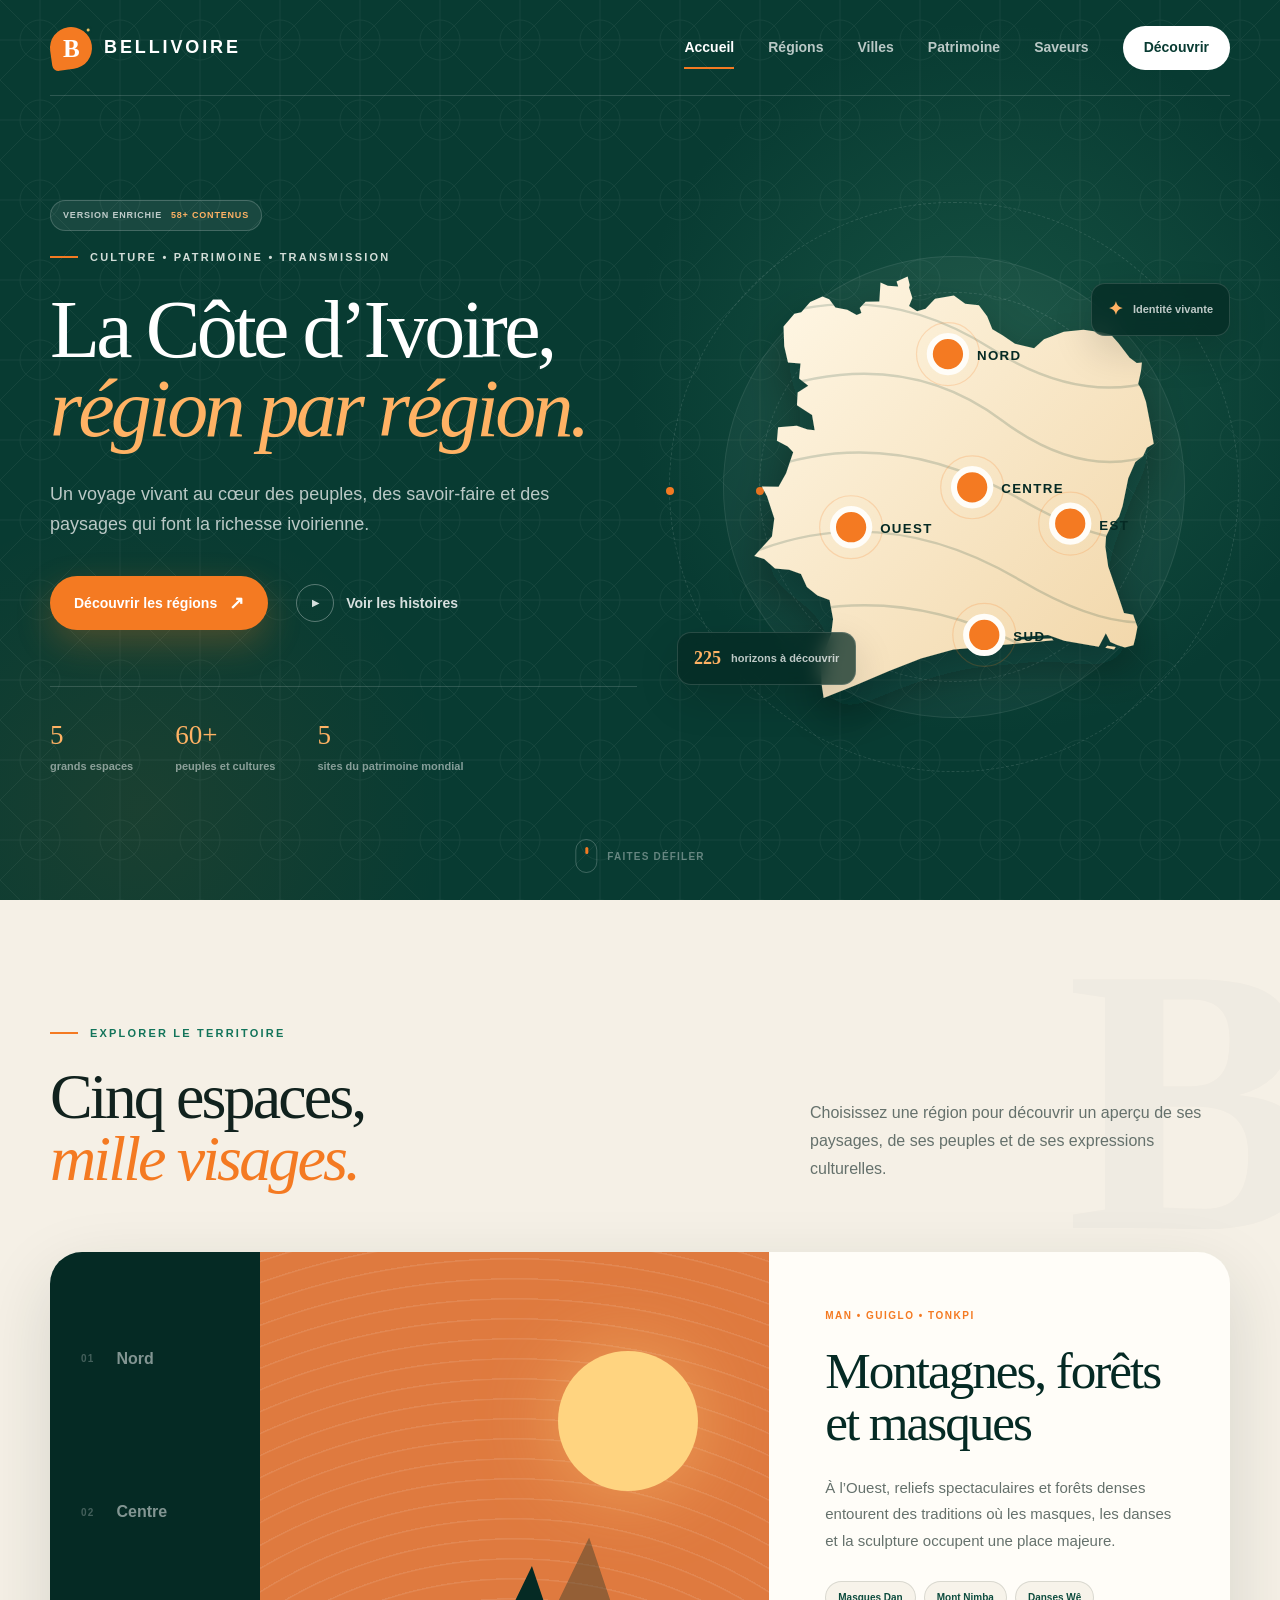
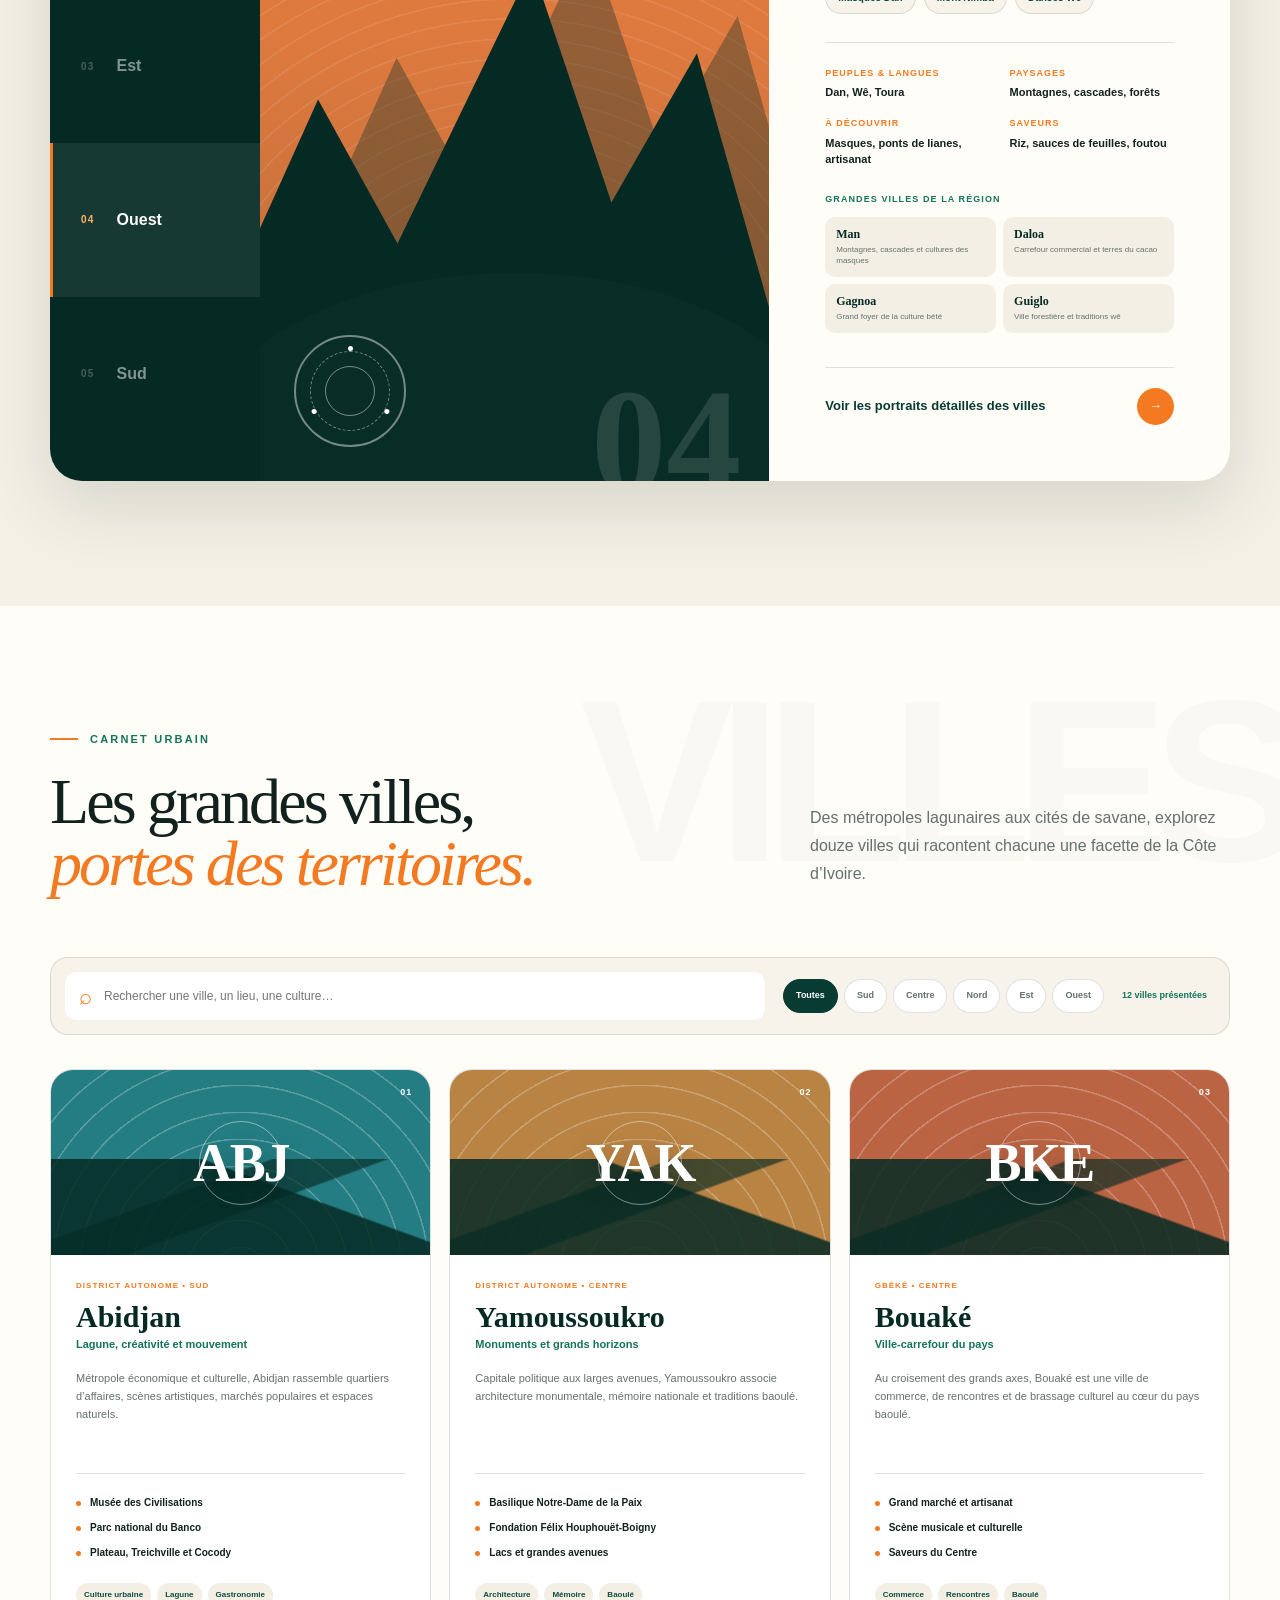
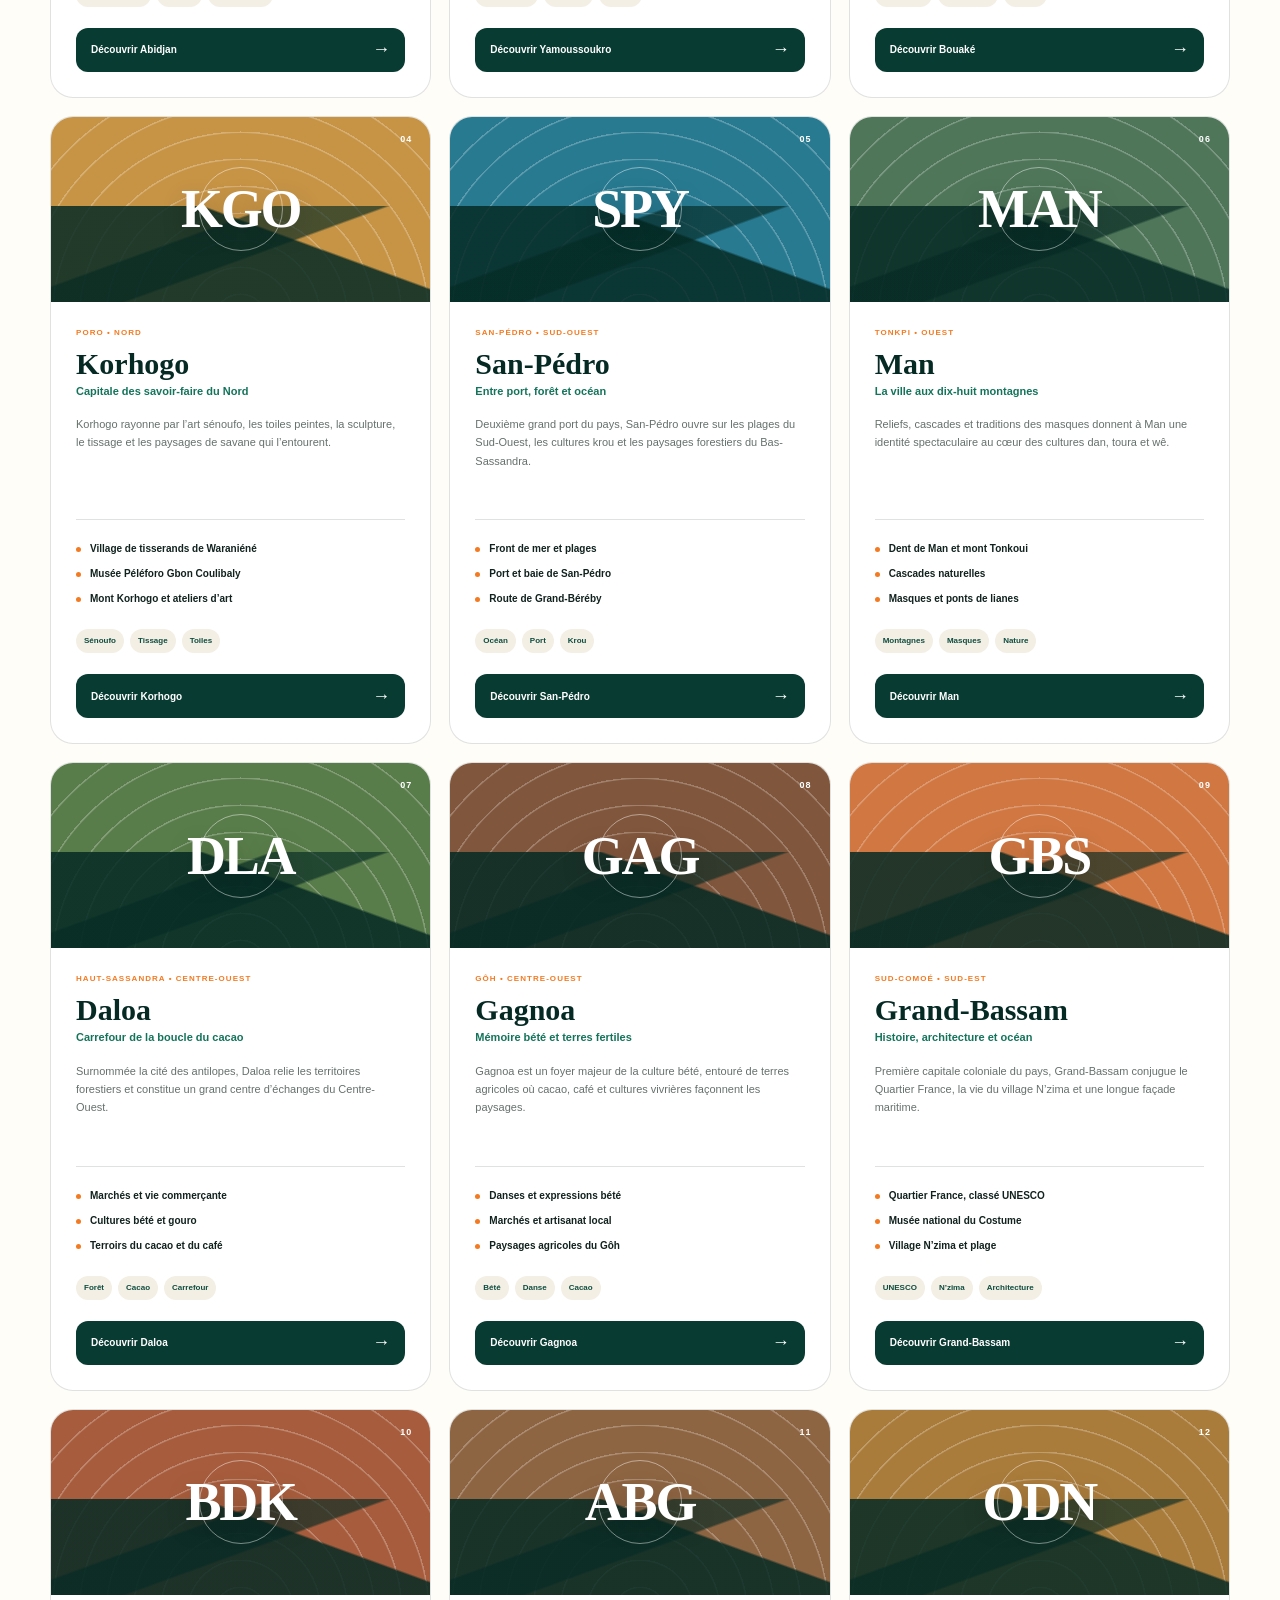
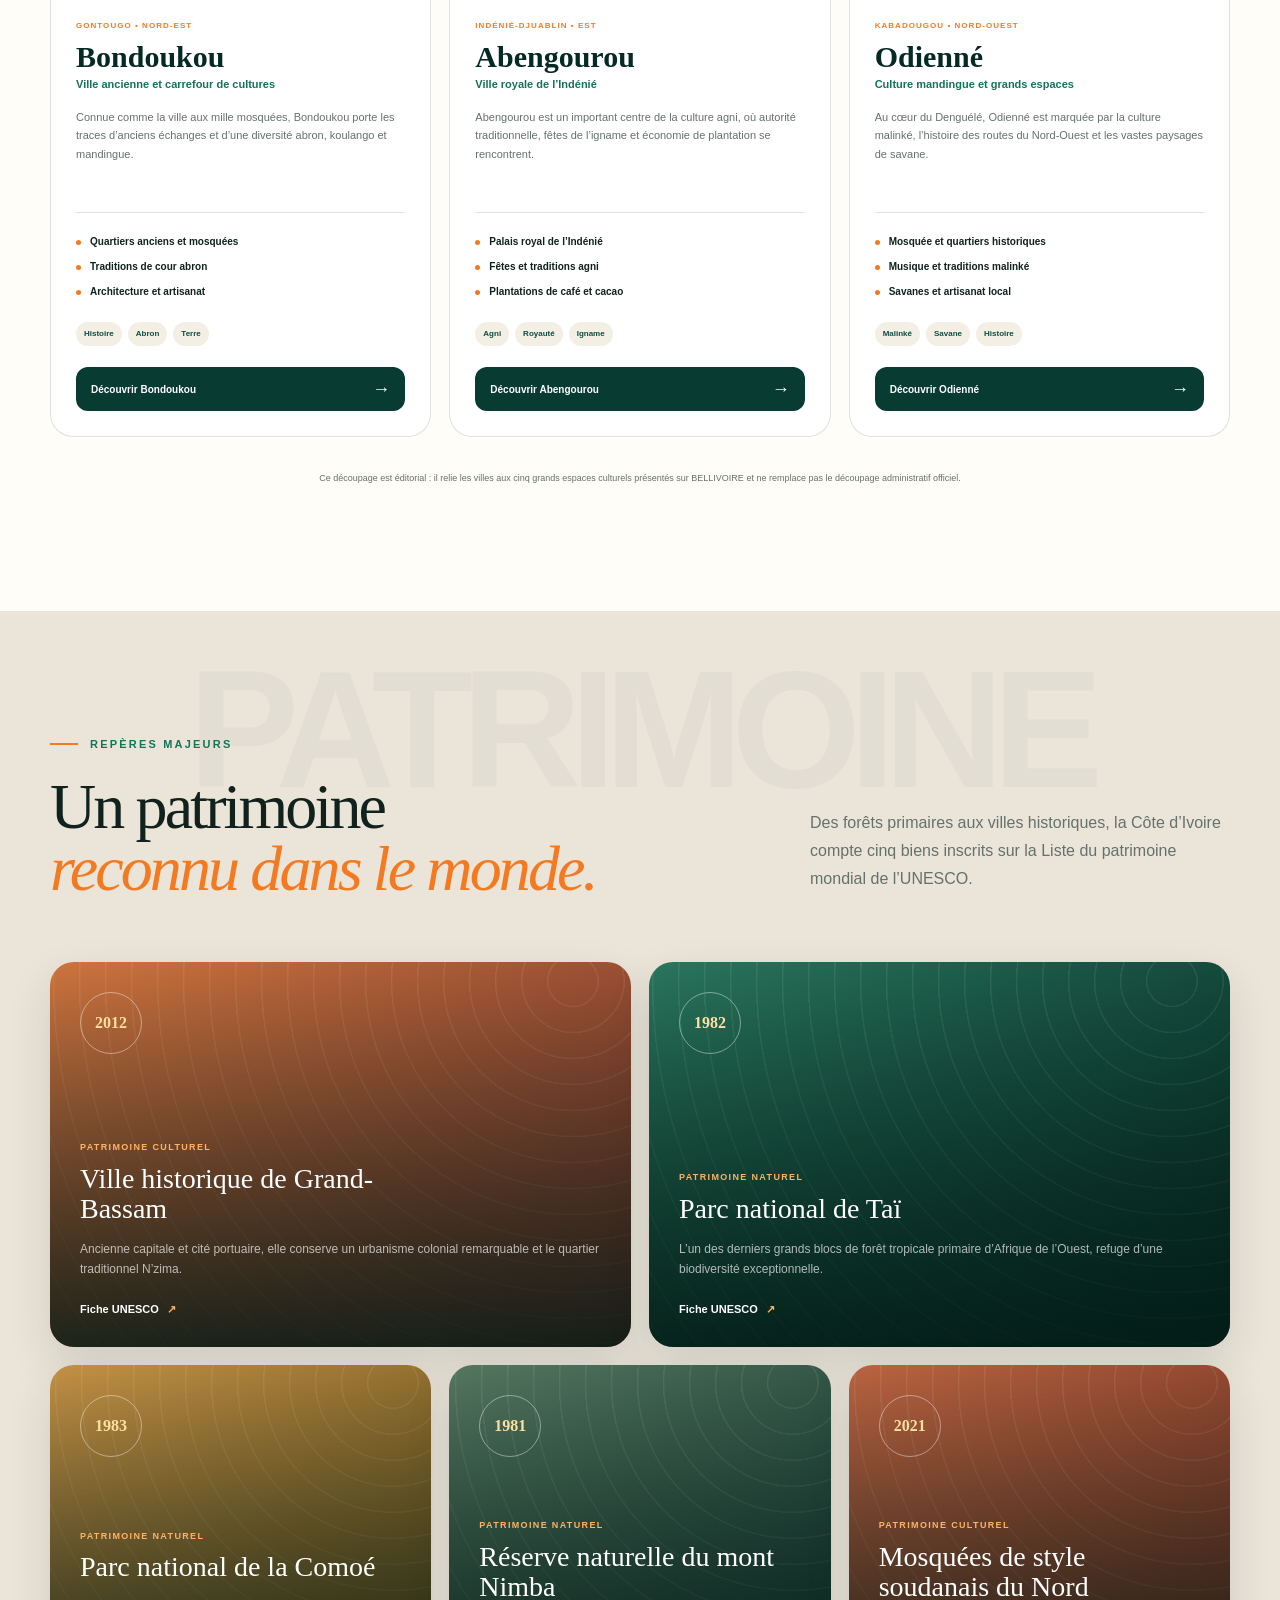
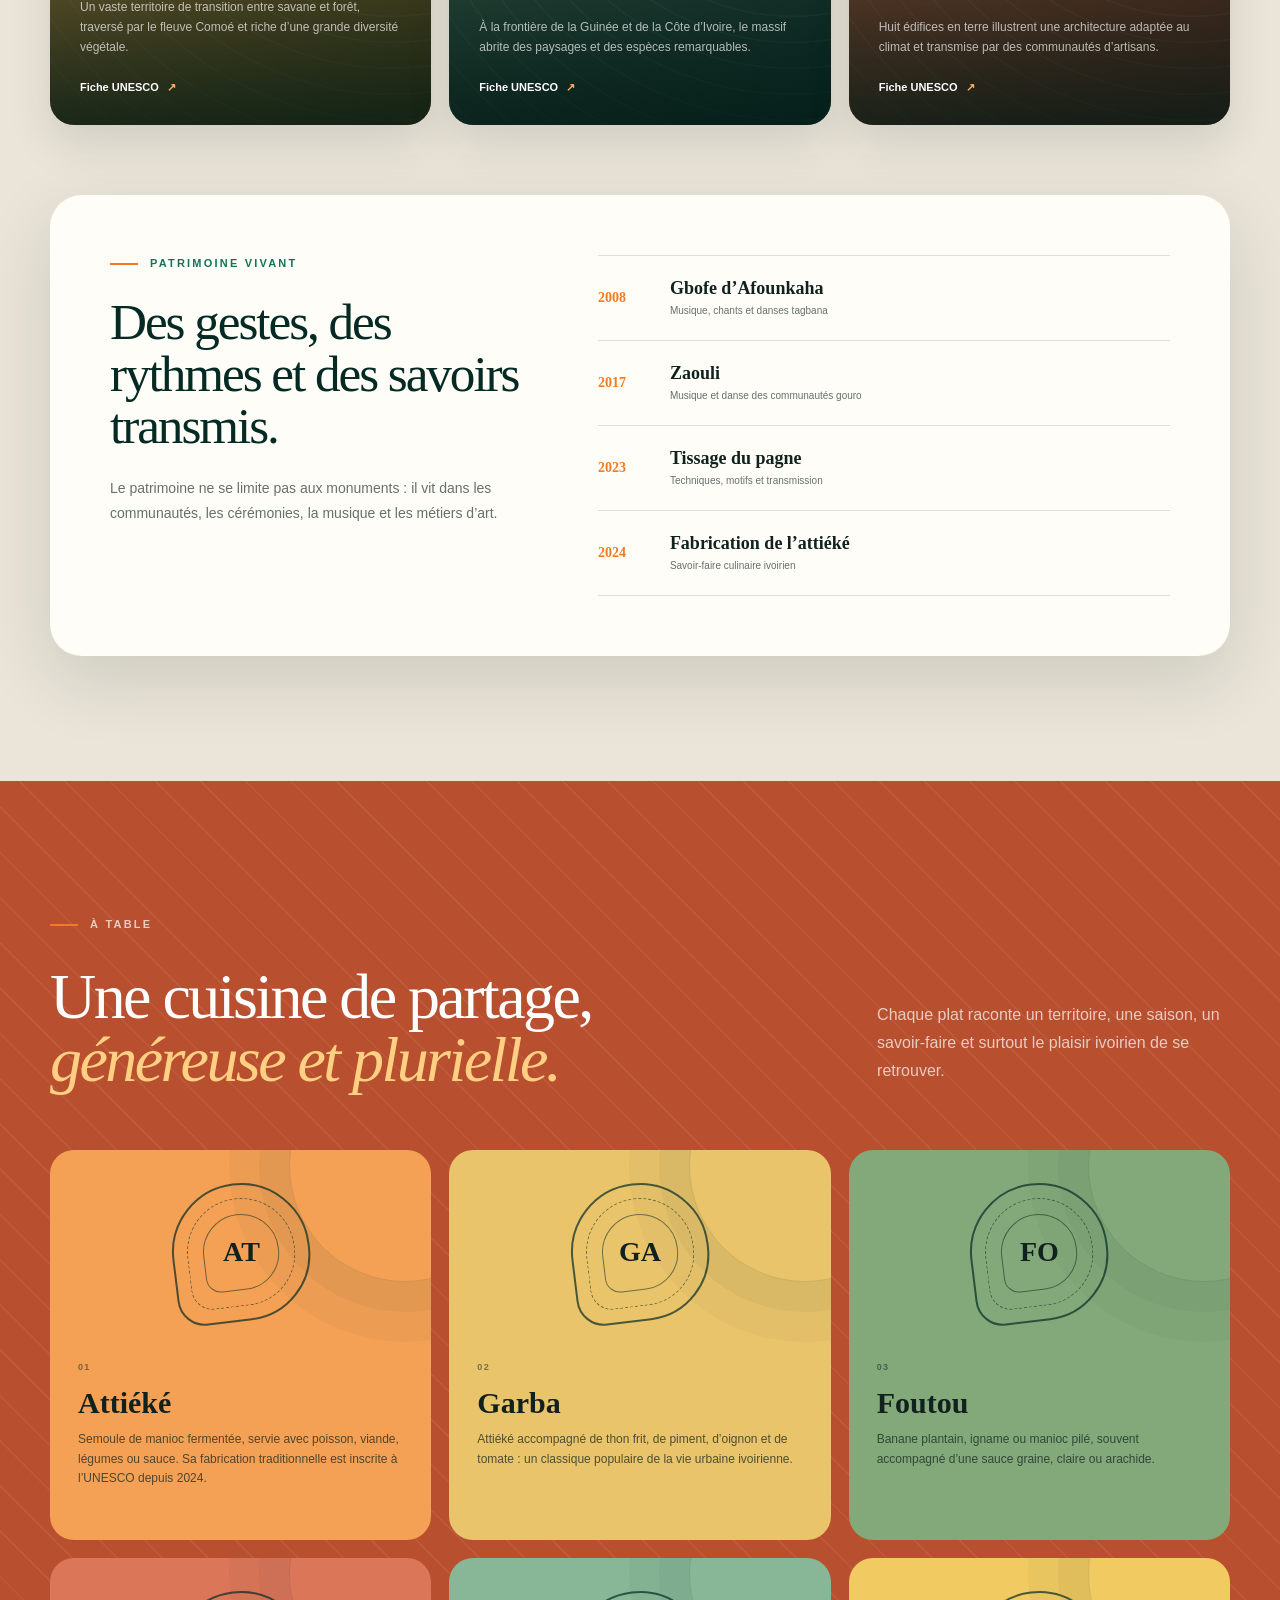
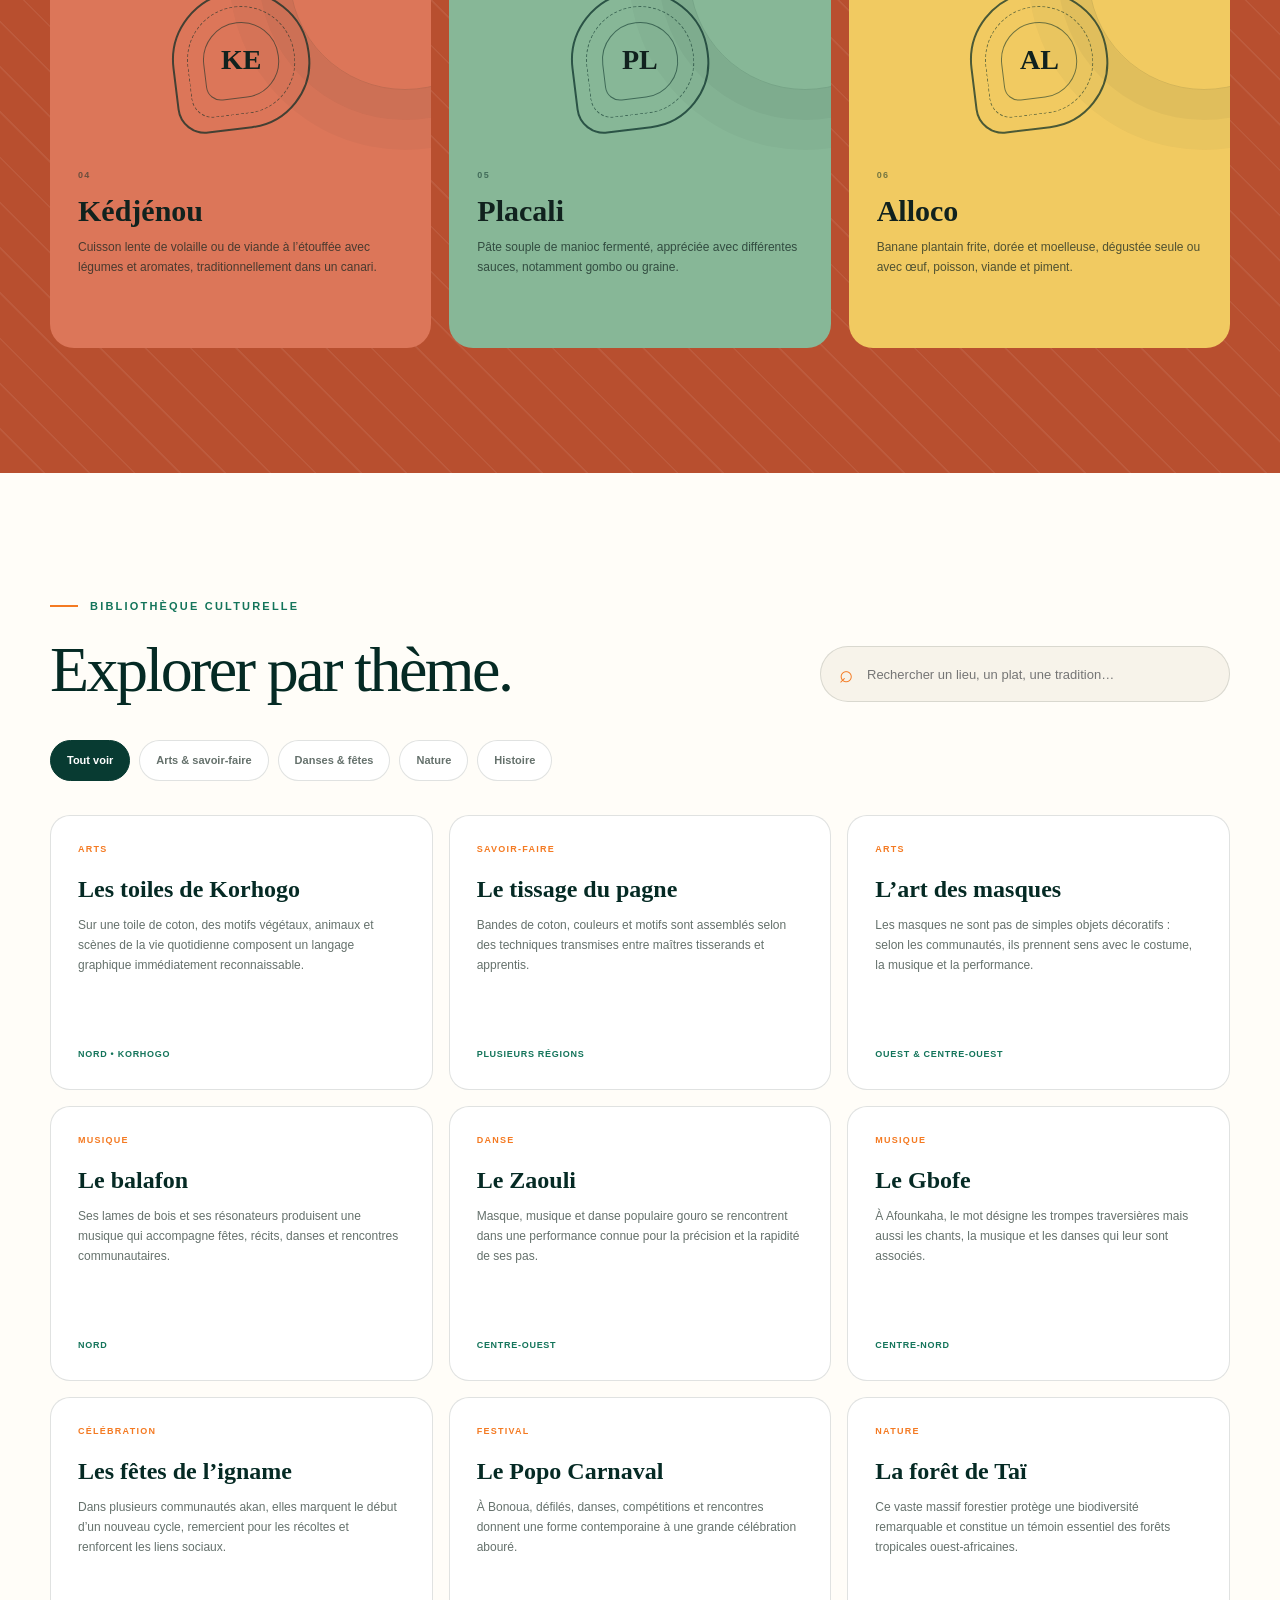
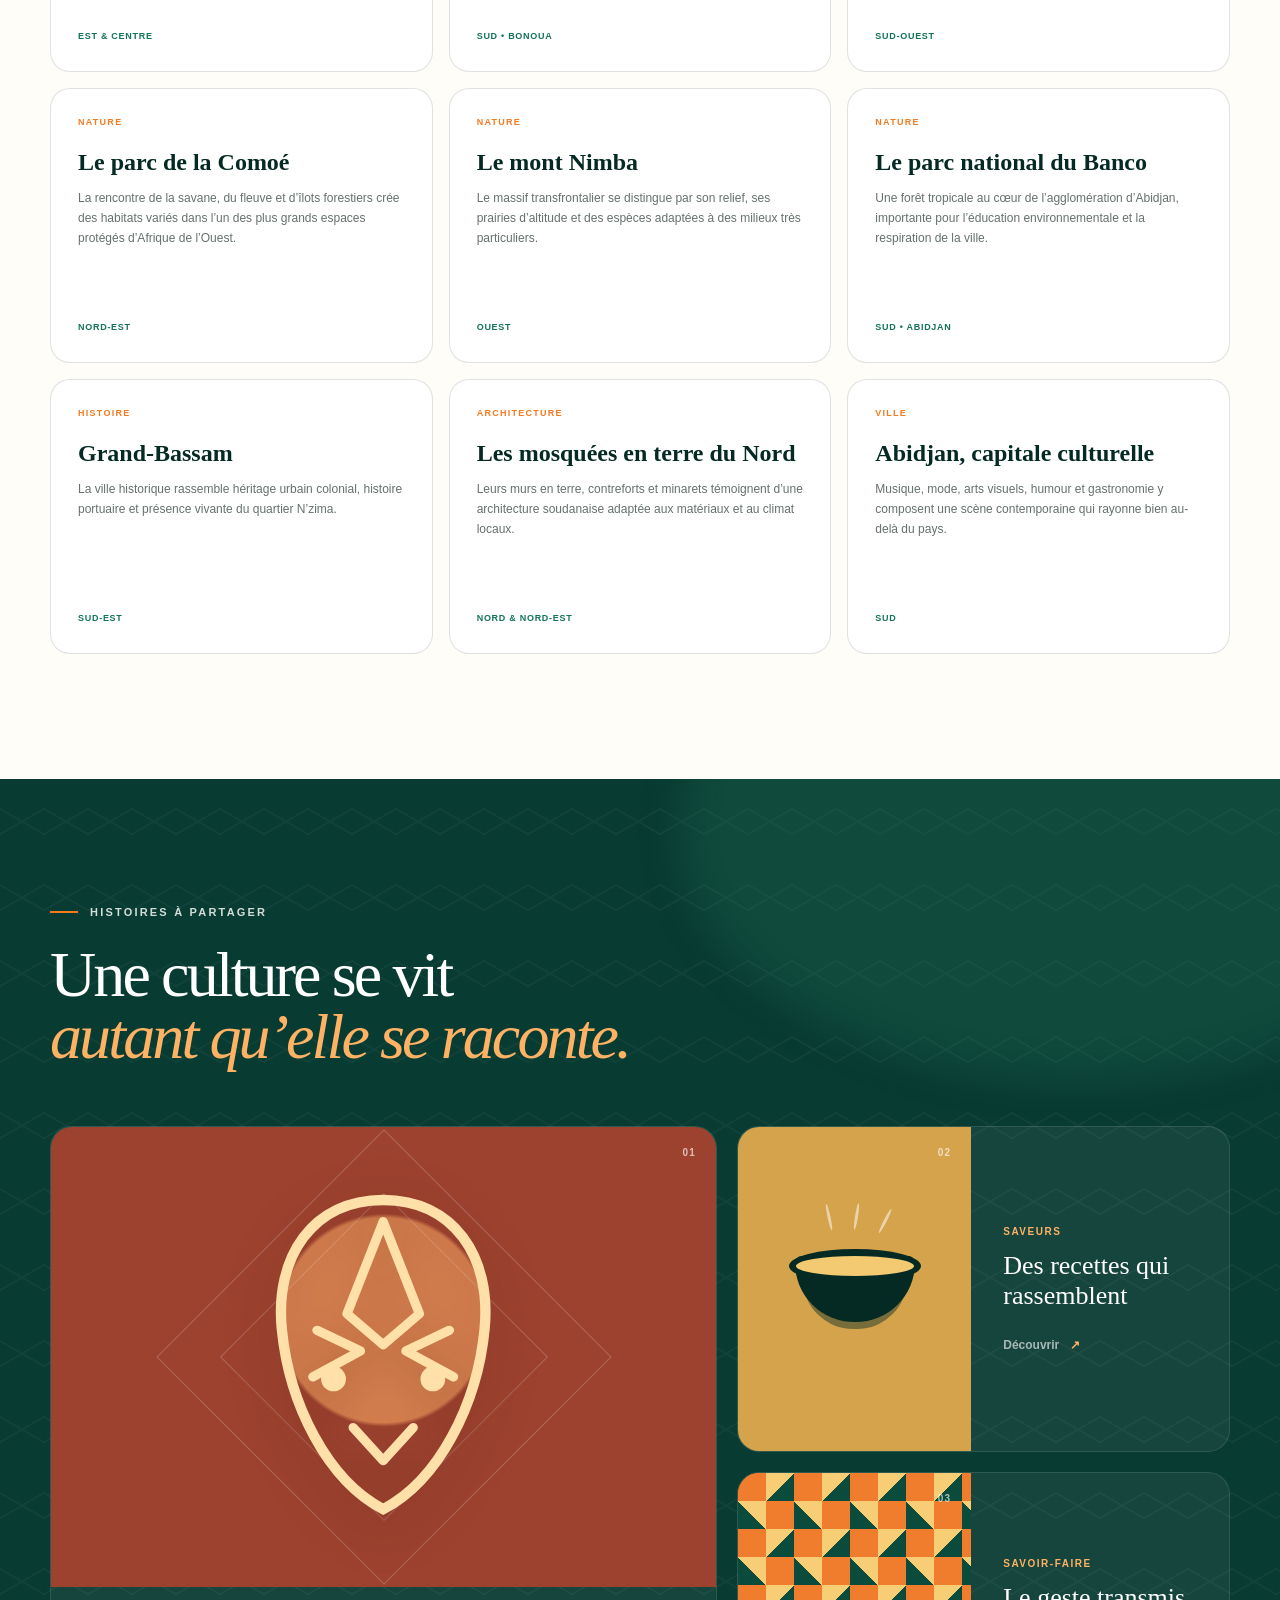
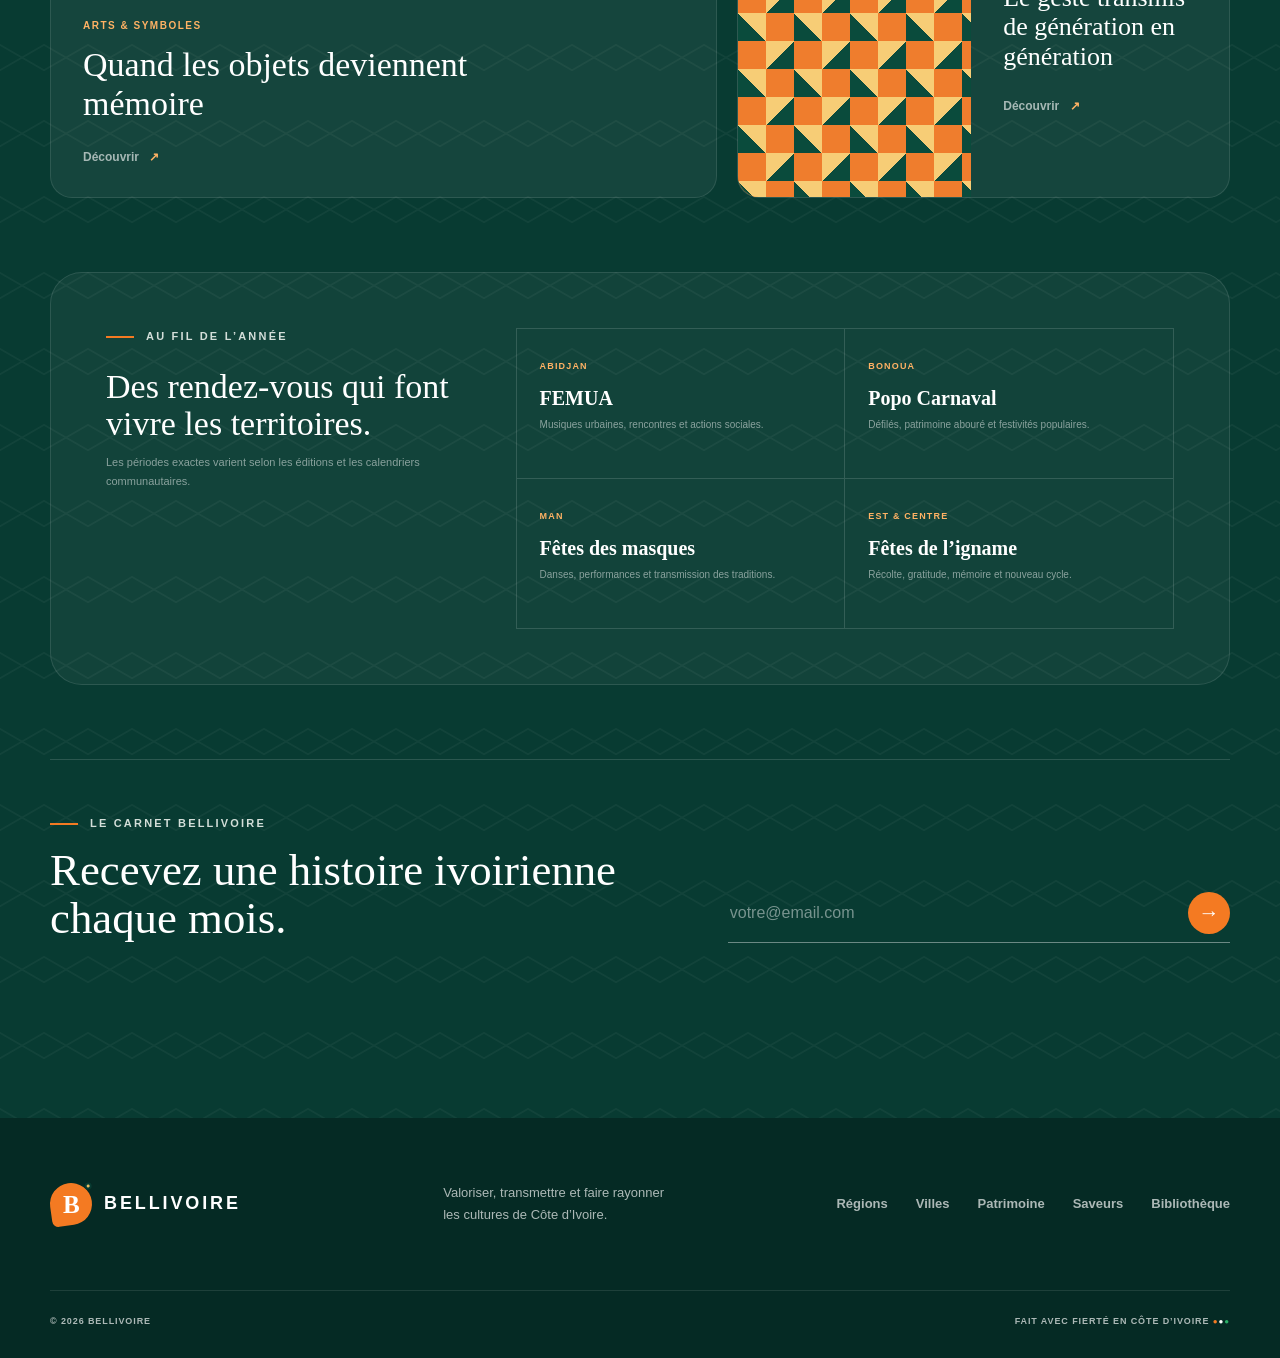
<file: index.html>
<!DOCTYPE html>
<html lang="fr">
<head>
  <meta charset="utf-8">
  <meta name="viewport" content="width=device-width, initial-scale=1">
  <meta name="description" content="BELLIVOIRE — découvrez les régions, les cultures et les patrimoines de Côte d’Ivoire.">
  <meta name="theme-color" content="#083b32">
  <title>BELLIVOIRE — Régions, cultures et grandes villes</title>
  <link rel="stylesheet" href="styles.css">
</head>
<body>
  <a class="skip-link" href="#contenu">Aller au contenu</a>

  <header class="site-header" id="accueil">
    <nav class="nav container" aria-label="Navigation principale">
      <a class="brand" href="#accueil" aria-label="BELLIVOIRE — accueil">
        <span class="brand-mark" aria-hidden="true">
          <span class="brand-mark__b">B</span>
          <span class="brand-mark__dot"></span>
        </span>
        <span class="brand-name">BELLIVOIRE</span>
      </a>

      <button class="nav-toggle" type="button" aria-expanded="false" aria-controls="nav-links">
        <span class="sr-only">Ouvrir le menu</span>
        <span></span><span></span><span></span>
      </button>

      <div class="nav-links" id="nav-links">
        <a class="nav-link active" href="#accueil">Accueil</a>
        <a class="nav-link" href="#regions">Régions</a>
        <a class="nav-link" href="#villes">Villes</a>
        <a class="nav-link" href="#patrimoine">Patrimoine</a>
        <a class="nav-link" href="#saveurs">Saveurs</a>
        <a class="button button--small button--light" href="#bibliotheque">Découvrir</a>
      </div>
    </nav>

    <div class="hero container">
      <div class="hero-copy reveal">
        <p class="version-badge">Version enrichie <strong>58+ contenus</strong></p>
        <p class="eyebrow"><span></span> Culture • Patrimoine • Transmission</p>
        <h1>La Côte d’Ivoire,<br><em>région par région.</em></h1>
        <p class="hero-intro">Un voyage vivant au cœur des peuples, des savoir-faire et des paysages qui font la richesse ivoirienne.</p>
        <div class="hero-actions">
          <a class="button button--accent" href="#regions">Découvrir les régions <span aria-hidden="true">↗</span></a>
          <a class="text-link" href="#cultures"><span class="play" aria-hidden="true">▶</span> Voir les histoires</a>
        </div>
        <section class="hero-stats" aria-label="Aperçu du contenu">
          <div><strong>5</strong><span>grands espaces</span></div>
          <div><strong>60+</strong><span>peuples et cultures</span></div>
          <div><strong>5</strong><span>sites du patrimoine mondial</span></div>
        </section>
      </div>

      <div class="hero-visual reveal">
        <div class="map-orbit map-orbit--one"></div>
        <div class="map-orbit map-orbit--two"></div>
        <svg class="ci-map" viewBox="0 0 380 430" role="img" aria-labelledby="map-title map-desc">
          <title id="map-title">Carte de la Côte d’Ivoire</title>
          <desc id="map-desc">Une carte décorative avec cinq repères correspondant aux grands espaces culturels présentés.</desc>
          <defs>
            <linearGradient id="mapGradient" x1="0" y1="0" x2="1" y2="1">
              <stop offset="0" stop-color="#fff8e7"/>
              <stop offset="1" stop-color="#f1d5a6"/>
            </linearGradient>
            <filter id="mapShadow" x="-30%" y="-30%" width="160%" height="160%">
              <feDropShadow dx="0" dy="18" stdDeviation="18" flood-color="#001d18" flood-opacity=".35"/>
            </filter>
            <clipPath id="mapClip">
              <path d="M323.618 346.869 322.253 349.039 315.041 347.624 316.601 345.831ZM58.136 71.749 63.789 70.507 71.196 61.91 81.332 57.515 86.985 59.617 92.053 66.496 101.799 68.311 109.595 72.799 113.494 70.985 112.129 66.878 117.002 61.719 128.308 61.528 129.282 45.851 135.325 48.433 143.901 49.198 142.537 44.99 151.698 40.877 153.452 47.859 152.868 50.058 155.597 58.661 152.868 65.35 159.495 69.648 166.512 67.547 174.309 59.33 189.903 56.559 199.259 63.439 210.564 64.585 217.386 73.659 221.675 84.54 230.056 89.501 240.387 96.464 248.184 98.371 256.175 100.183 264.362 92.745 280.735 86.544 296.914 84.922 312.702 87.212 319.719 89.024 325.957 96.083 335.118 108.095 340.966 112.287 345.254 111.906 344.474 119.051 342.135 129.621 345.059 134.285 348.568 144.37 352.271 163.386 355 178.967 349.347 182.29 346.229 189.126 339.796 194.061 333.949 207.628 329.271 230.57 326.347 239.286 319.135 248.188 315.626 255.478 315.041 264.09 317.38 280.551 325.372 303.524 330.44 318.923 338.042 320.245 341.551 330.35 339.796 339.507 338.237 345.547 331.22 347.435 324.787 345.264 319.135 342.81 315.431 335.637 309.584 346.774 281.125 341.867 267.676 337.053 244.285 338.657 241.167 341.017 270.794 339.884 272.159 341.395 238.438 344.509 221.675 345.831 218.751 342.81 204.716 342.433 200.233 345.642 216.607 346.774 189.513 349.039 162.614 356.399 136.299 366.776 108.621 378.564 82.307 389.123 80.552 377.149 80.162 358.38 84.061 348.001 88.544 336.203 90.103 323.929 87.18 308.154 77.239 304.468 68.467 297.38 63.594 286.698 53.848 283.199 42.153 282.064 33.187 274.309 25 271.849 39.619 255.762 41.568 240.896 35.526 222.514 31.237 214.456 45.077 214.551 51.314 203.454 57.162 186.088 52.679 181.341 43.712 176.497 44.687 165.477 60.086 164.242 69.052 167.282 74.9 167.948 72.755 155.212 60.281 147.319 60.865 136.759 69.637 131.144 62.035 125.241 63.204 112.764 52.874 112.002 49.755 98.562 49.17 82.154Z"/>
            </clipPath>
          </defs>
          <path class="map-shape" filter="url(#mapShadow)" fill="url(#mapGradient)" d="M323.618 346.869 322.253 349.039 315.041 347.624 316.601 345.831ZM58.136 71.749 63.789 70.507 71.196 61.91 81.332 57.515 86.985 59.617 92.053 66.496 101.799 68.311 109.595 72.799 113.494 70.985 112.129 66.878 117.002 61.719 128.308 61.528 129.282 45.851 135.325 48.433 143.901 49.198 142.537 44.99 151.698 40.877 153.452 47.859 152.868 50.058 155.597 58.661 152.868 65.35 159.495 69.648 166.512 67.547 174.309 59.33 189.903 56.559 199.259 63.439 210.564 64.585 217.386 73.659 221.675 84.54 230.056 89.501 240.387 96.464 248.184 98.371 256.175 100.183 264.362 92.745 280.735 86.544 296.914 84.922 312.702 87.212 319.719 89.024 325.957 96.083 335.118 108.095 340.966 112.287 345.254 111.906 344.474 119.051 342.135 129.621 345.059 134.285 348.568 144.37 352.271 163.386 355 178.967 349.347 182.29 346.229 189.126 339.796 194.061 333.949 207.628 329.271 230.57 326.347 239.286 319.135 248.188 315.626 255.478 315.041 264.09 317.38 280.551 325.372 303.524 330.44 318.923 338.042 320.245 341.551 330.35 339.796 339.507 338.237 345.547 331.22 347.435 324.787 345.264 319.135 342.81 315.431 335.637 309.584 346.774 281.125 341.867 267.676 337.053 244.285 338.657 241.167 341.017 270.794 339.884 272.159 341.395 238.438 344.509 221.675 345.831 218.751 342.81 204.716 342.433 200.233 345.642 216.607 346.774 189.513 349.039 162.614 356.399 136.299 366.776 108.621 378.564 82.307 389.123 80.552 377.149 80.162 358.38 84.061 348.001 88.544 336.203 90.103 323.929 87.18 308.154 77.239 304.468 68.467 297.38 63.594 286.698 53.848 283.199 42.153 282.064 33.187 274.309 25 271.849 39.619 255.762 41.568 240.896 35.526 222.514 31.237 214.456 45.077 214.551 51.314 203.454 57.162 186.088 52.679 181.341 43.712 176.497 44.687 165.477 60.086 164.242 69.052 167.282 74.9 167.948 72.755 155.212 60.281 147.319 60.865 136.759 69.637 131.144 62.035 125.241 63.204 112.764 52.874 112.002 49.755 98.562 49.17 82.154Z"/>
          <g clip-path="url(#mapClip)" opacity=".17" stroke="#083b32" stroke-width="2" fill="none">
            <path d="M-10 95 Q110 30 220 100 T420 90"/>
            <path d="M-10 155 Q130 85 230 160 T420 145"/>
            <path d="M-10 220 Q115 150 245 225 T420 210"/>
            <path d="M-10 285 Q115 215 245 292 T420 275"/>
            <path d="M-10 345 Q115 280 245 345 T420 330"/>
          </g>
          <g class="map-pins" aria-hidden="true">
            <g transform="translate(185 105)"><circle r="15"/><circle class="pulse" r="26"/><text x="24" y="5">NORD</text></g>
            <g transform="translate(205 215)"><circle r="15"/><circle class="pulse" r="26"/><text x="24" y="5">CENTRE</text></g>
            <g transform="translate(286 245)"><circle r="15"/><circle class="pulse" r="26"/><text x="24" y="5">EST</text></g>
            <g transform="translate(105 248)"><circle r="15"/><circle class="pulse" r="26"/><text x="24" y="5">OUEST</text></g>
            <g transform="translate(215 337)"><circle r="15"/><circle class="pulse" r="26"/><text x="24" y="5">SUD</text></g>
          </g>
        </svg>
        <div class="floating-note floating-note--top"><span>✦</span> Identité vivante</div>
        <div class="floating-note floating-note--bottom"><span>225</span> horizons à découvrir</div>
      </div>
    </div>

    <div class="scroll-cue" aria-hidden="true"><span></span> Faites défiler</div>
  </header>

  <main id="contenu">
    <section class="section regions-section" id="regions">
      <div class="container">
        <div class="section-heading reveal">
          <div>
            <p class="eyebrow eyebrow--dark"><span></span> Explorer le territoire</p>
            <h2>Cinq espaces,<br><em>mille visages.</em></h2>
          </div>
          <p>Choisissez une région pour découvrir un aperçu de ses paysages, de ses peuples et de ses expressions culturelles.</p>
        </div>

        <div class="region-explorer reveal">
          <div class="region-tabs" role="tablist" aria-label="Choisir un espace culturel">
            <button class="region-tab" type="button" role="tab" aria-selected="false" data-region="nord"><span>01</span> Nord</button>
            <button class="region-tab" type="button" role="tab" aria-selected="false" data-region="centre"><span>02</span> Centre</button>
            <button class="region-tab" type="button" role="tab" aria-selected="false" data-region="est"><span>03</span> Est</button>
            <button class="region-tab active" type="button" role="tab" aria-selected="true" data-region="ouest"><span>04</span> Ouest</button>
            <button class="region-tab" type="button" role="tab" aria-selected="false" data-region="sud"><span>05</span> Sud</button>
          </div>

          <article class="region-panel" id="region-panel" role="tabpanel" aria-live="polite">
            <div class="region-art region-art--ouest" id="region-art" aria-hidden="true">
              <div class="sun"></div>
              <div class="mountain mountain--back"></div>
              <div class="mountain mountain--front"></div>
              <div class="land"></div>
              <div class="pattern-disc"><span></span><span></span><span></span></div>
              <p id="region-number">04</p>
            </div>
            <div class="region-copy">
              <p class="region-place" id="region-place">MAN • GUIGLO • TONKPI</p>
              <h3 id="region-title">Montagnes, forêts<br>et masques</h3>
              <p id="region-description">À l’Ouest, reliefs spectaculaires et forêts denses entourent des traditions où les masques, les danses et la sculpture occupent une place majeure.</p>
              <ul class="tag-list" id="region-tags" aria-label="Thèmes associés">
                <li>Masques Dan</li><li>Mont Nimba</li><li>Danses Wê</li>
              </ul>
              <dl class="region-details" id="region-details">
                <div><dt>Peuples &amp; langues</dt><dd id="region-peoples">Dan, Wê, Toura</dd></div>
                <div><dt>Paysages</dt><dd id="region-landscapes">Montagnes, cascades, forêts</dd></div>
                <div><dt>À découvrir</dt><dd id="region-heritage">Masques, ponts de lianes, artisanat</dd></div>
                <div><dt>Saveurs</dt><dd id="region-flavours">Riz, sauces de feuilles, foutou</dd></div>
              </dl>
              <div class="region-cities">
                <p>Grandes villes de la région</p>
                <ul id="region-cities" aria-live="polite">
                  <li><strong>Man</strong><span>Montagnes, cascades et cultures des masques</span></li>
                  <li><strong>Daloa</strong><span>Carrefour commercial et terres du cacao</span></li>
                  <li><strong>Gagnoa</strong><span>Grand foyer de la culture bété</span></li>
                  <li><strong>Guiglo</strong><span>Ville forestière et traditions wê</span></li>
                </ul>
              </div>
              <a class="arrow-link" href="#villes">Voir les portraits détaillés des villes <span aria-hidden="true">→</span></a>
            </div>
          </article>
        </div>
      </div>
    </section>

    <section class="section cities-section" id="villes">
      <div class="container">
        <div class="section-heading reveal">
          <div>
            <p class="eyebrow eyebrow--dark"><span></span> Carnet urbain</p>
            <h2>Les grandes villes,<br><em>portes des territoires.</em></h2>
          </div>
          <p>Des métropoles lagunaires aux cités de savane, explorez douze villes qui racontent chacune une facette de la Côte d’Ivoire.</p>
        </div>

        <div class="city-tools reveal">
          <label class="city-search"><span aria-hidden="true">⌕</span><input id="city-search" type="search" placeholder="Rechercher une ville, un lieu, une culture…"><span class="sr-only">Rechercher dans les villes</span></label>
          <div class="city-filters" role="group" aria-label="Filtrer les villes par zone">
            <button class="city-filter active" type="button" data-city-filter="all">Toutes</button>
            <button class="city-filter" type="button" data-city-filter="sud">Sud</button>
            <button class="city-filter" type="button" data-city-filter="centre">Centre</button>
            <button class="city-filter" type="button" data-city-filter="nord">Nord</button>
            <button class="city-filter" type="button" data-city-filter="est">Est</button>
            <button class="city-filter" type="button" data-city-filter="ouest">Ouest</button>
          </div>
          <p class="city-result" id="city-result" aria-live="polite">12 villes présentées</p>
        </div>

        <div class="city-grid" id="city-grid">
          <article class="city-card city-card--lagoon reveal" data-city-key="abidjan" data-city-zone="sud" data-city-search="abidjan plateau cocody treichville yopougon banco musée civilisations lagune atchan ébrié">
            <div class="city-card__visual"><span>ABJ</span><i></i><strong>01</strong></div>
            <div class="city-card__content"><p>District autonome • Sud</p><h3>Abidjan</h3><h4>Lagune, créativité et mouvement</h4><p>Métropole économique et culturelle, Abidjan rassemble quartiers d’affaires, scènes artistiques, marchés populaires et espaces naturels.</p><ul><li>Musée des Civilisations</li><li>Parc national du Banco</li><li>Plateau, Treichville et Cocody</li></ul><div><span>Culture urbaine</span><span>Lagune</span><span>Gastronomie</span></div></div>
          </article>

          <article class="city-card city-card--capital reveal" data-city-key="yamoussoukro" data-city-zone="centre" data-city-search="yamoussoukro capitale basilique paix fondation houphouët boigny lacs baoulé">
            <div class="city-card__visual"><span>YAK</span><i></i><strong>02</strong></div>
            <div class="city-card__content"><p>District autonome • Centre</p><h3>Yamoussoukro</h3><h4>Monuments et grands horizons</h4><p>Capitale politique aux larges avenues, Yamoussoukro associe architecture monumentale, mémoire nationale et traditions baoulé.</p><ul><li>Basilique Notre-Dame de la Paix</li><li>Fondation Félix Houphouët-Boigny</li><li>Lacs et grandes avenues</li></ul><div><span>Architecture</span><span>Mémoire</span><span>Baoulé</span></div></div>
          </article>

          <article class="city-card city-card--crossroads reveal" data-city-key="bouake" data-city-zone="centre" data-city-search="bouaké gbêkê baoulé marché commerce carrefour centre">
            <div class="city-card__visual"><span>BKE</span><i></i><strong>03</strong></div>
            <div class="city-card__content"><p>Gbêkê • Centre</p><h3>Bouaké</h3><h4>Ville-carrefour du pays</h4><p>Au croisement des grands axes, Bouaké est une ville de commerce, de rencontres et de brassage culturel au cœur du pays baoulé.</p><ul><li>Grand marché et artisanat</li><li>Scène musicale et culturelle</li><li>Saveurs du Centre</li></ul><div><span>Commerce</span><span>Rencontres</span><span>Baoulé</span></div></div>
          </article>

          <article class="city-card city-card--savanna reveal" data-city-key="korhogo" data-city-zone="nord" data-city-search="korhogo poro sénoufo waraniéné tissage mont korhogo musée péléforo gbon coulibaly toile">
            <div class="city-card__visual"><span>KGO</span><i></i><strong>04</strong></div>
            <div class="city-card__content"><p>Poro • Nord</p><h3>Korhogo</h3><h4>Capitale des savoir-faire du Nord</h4><p>Korhogo rayonne par l’art sénoufo, les toiles peintes, la sculpture, le tissage et les paysages de savane qui l’entourent.</p><ul><li>Village de tisserands de Waraniéné</li><li>Musée Péléforo Gbon Coulibaly</li><li>Mont Korhogo et ateliers d’art</li></ul><div><span>Sénoufo</span><span>Tissage</span><span>Toiles</span></div></div>
          </article>

          <article class="city-card city-card--ocean reveal" data-city-key="san-pedro" data-city-zone="sud" data-city-search="san-pédro san pedro port plage océan bas-sassandra grand béréby kru">
            <div class="city-card__visual"><span>SPY</span><i></i><strong>05</strong></div>
            <div class="city-card__content"><p>San-Pédro • Sud-Ouest</p><h3>San-Pédro</h3><h4>Entre port, forêt et océan</h4><p>Deuxième grand port du pays, San-Pédro ouvre sur les plages du Sud-Ouest, les cultures krou et les paysages forestiers du Bas-Sassandra.</p><ul><li>Front de mer et plages</li><li>Port et baie de San-Pédro</li><li>Route de Grand-Béréby</li></ul><div><span>Océan</span><span>Port</span><span>Krou</span></div></div>
          </article>

          <article class="city-card city-card--mountain reveal" data-city-key="man" data-city-zone="ouest" data-city-search="man tonkpi dent de man cascade mont tonkoui dan wê masques montagne pont liane">
            <div class="city-card__visual"><span>MAN</span><i></i><strong>06</strong></div>
            <div class="city-card__content"><p>Tonkpi • Ouest</p><h3>Man</h3><h4>La ville aux dix-huit montagnes</h4><p>Reliefs, cascades et traditions des masques donnent à Man une identité spectaculaire au cœur des cultures dan, toura et wê.</p><ul><li>Dent de Man et mont Tonkoui</li><li>Cascades naturelles</li><li>Masques et ponts de lianes</li></ul><div><span>Montagnes</span><span>Masques</span><span>Nature</span></div></div>
          </article>

          <article class="city-card city-card--forest reveal" data-city-key="daloa" data-city-zone="ouest" data-city-search="daloa haut-sassandra antilopes bété gouro cacao café carrefour">
            <div class="city-card__visual"><span>DLA</span><i></i><strong>07</strong></div>
            <div class="city-card__content"><p>Haut-Sassandra • Centre-Ouest</p><h3>Daloa</h3><h4>Carrefour de la boucle du cacao</h4><p>Surnommée la cité des antilopes, Daloa relie les territoires forestiers et constitue un grand centre d’échanges du Centre-Ouest.</p><ul><li>Marchés et vie commerçante</li><li>Cultures bété et gouro</li><li>Terroirs du cacao et du café</li></ul><div><span>Forêt</span><span>Cacao</span><span>Carrefour</span></div></div>
          </article>

          <article class="city-card city-card--cocoa reveal" data-city-key="gagnoa" data-city-zone="ouest" data-city-search="gagnoa gôh bété danse culture cacao forêt centre-ouest">
            <div class="city-card__visual"><span>GAG</span><i></i><strong>08</strong></div>
            <div class="city-card__content"><p>Gôh • Centre-Ouest</p><h3>Gagnoa</h3><h4>Mémoire bété et terres fertiles</h4><p>Gagnoa est un foyer majeur de la culture bété, entouré de terres agricoles où cacao, café et cultures vivrières façonnent les paysages.</p><ul><li>Danses et expressions bété</li><li>Marchés et artisanat local</li><li>Paysages agricoles du Gôh</li></ul><div><span>Bété</span><span>Danse</span><span>Cacao</span></div></div>
          </article>

          <article class="city-card city-card--heritage reveal" data-city-key="grand-bassam" data-city-zone="sud" data-city-search="grand-bassam bassam patrimoine unesco quartier france nzima musée costume plage">
            <div class="city-card__visual"><span>GBS</span><i></i><strong>09</strong></div>
            <div class="city-card__content"><p>Sud-Comoé • Sud-Est</p><h3>Grand-Bassam</h3><h4>Histoire, architecture et océan</h4><p>Première capitale coloniale du pays, Grand-Bassam conjugue le Quartier France, la vie du village N’zima et une longue façade maritime.</p><ul><li>Quartier France, classé UNESCO</li><li>Musée national du Costume</li><li>Village N’zima et plage</li></ul><div><span>UNESCO</span><span>N’zima</span><span>Architecture</span></div></div>
          </article>

          <article class="city-card city-card--earth reveal" data-city-key="bondoukou" data-city-zone="est" data-city-search="bondoukou gontougo mille mosquées abron koulango lobi quartiers anciens architecture terre">
            <div class="city-card__visual"><span>BDK</span><i></i><strong>10</strong></div>
            <div class="city-card__content"><p>Gontougo • Nord-Est</p><h3>Bondoukou</h3><h4>Ville ancienne et carrefour de cultures</h4><p>Connue comme la ville aux mille mosquées, Bondoukou porte les traces d’anciens échanges et d’une diversité abron, koulango et mandingue.</p><ul><li>Quartiers anciens et mosquées</li><li>Traditions de cour abron</li><li>Architecture et artisanat</li></ul><div><span>Histoire</span><span>Abron</span><span>Terre</span></div></div>
          </article>

          <article class="city-card city-card--royal reveal" data-city-key="abengourou" data-city-zone="est" data-city-search="abengourou indénié djuablin agni palais royal igname plantations est">
            <div class="city-card__visual"><span>ABG</span><i></i><strong>11</strong></div>
            <div class="city-card__content"><p>Indénié-Djuablin • Est</p><h3>Abengourou</h3><h4>Ville royale de l’Indénié</h4><p>Abengourou est un important centre de la culture agni, où autorité traditionnelle, fêtes de l’igname et économie de plantation se rencontrent.</p><ul><li>Palais royal de l’Indénié</li><li>Fêtes et traditions agni</li><li>Plantations de café et cacao</li></ul><div><span>Agni</span><span>Royauté</span><span>Igname</span></div></div>
          </article>

          <article class="city-card city-card--manding reveal" data-city-key="odienne" data-city-zone="nord" data-city-search="odienné denguélé kabadougou malinké mandingue mosquée savane artisanat nord-ouest">
            <div class="city-card__visual"><span>ODN</span><i></i><strong>12</strong></div>
            <div class="city-card__content"><p>Kabadougou • Nord-Ouest</p><h3>Odienné</h3><h4>Culture mandingue et grands espaces</h4><p>Au cœur du Denguélé, Odienné est marquée par la culture malinké, l’histoire des routes du Nord-Ouest et les vastes paysages de savane.</p><ul><li>Mosquée et quartiers historiques</li><li>Musique et traditions malinké</li><li>Savanes et artisanat local</li></ul><div><span>Malinké</span><span>Savane</span><span>Histoire</span></div></div>
          </article>
        </div>
        <p class="city-empty" id="city-empty" hidden>Aucune ville ne correspond à votre recherche.</p>
        <p class="editorial-note">Ce découpage est éditorial : il relie les villes aux cinq grands espaces culturels présentés sur BELLIVOIRE et ne remplace pas le découpage administratif officiel.</p>
      </div>
    </section>

    <dialog class="city-dialog" id="city-dialog" aria-labelledby="city-dialog-title">
      <button class="city-dialog__close" type="button" id="city-dialog-close" aria-label="Fermer la fiche de la ville">×</button>
      <div class="city-dialog__hero" id="city-dialog-hero">
        <p id="city-dialog-zone">Sud • Lagunes</p>
        <h2 id="city-dialog-title">Abidjan</h2>
        <p id="city-dialog-tagline">Lagune, créativité et mouvement</p>
        <span id="city-dialog-code">ABJ</span>
      </div>
      <div class="city-dialog__body">
        <div class="city-dialog__intro">
          <p class="eyebrow eyebrow--dark"><span></span> Portrait de ville</p>
          <p id="city-dialog-intro"></p>
          <p id="city-dialog-story"></p>
        </div>
        <dl class="city-facts" id="city-dialog-facts"></dl>
        <div class="city-chapters">
          <section><span>01</span><h3>Lieux à découvrir</h3><ul id="city-dialog-places"></ul></section>
          <section><span>02</span><h3>Culture &amp; identité</h3><ul id="city-dialog-culture"></ul></section>
          <section><span>03</span><h3>Saveurs &amp; expériences</h3><ul id="city-dialog-flavours"></ul></section>
          <section><span>04</span><h3>Autour de la ville</h3><ul id="city-dialog-nearby"></ul></section>
        </div>
        <aside class="city-tip"><span aria-hidden="true">✦</span><div><strong>Conseil BELLIVOIRE</strong><p id="city-dialog-tip"></p></div></aside>
      </div>
    </dialog>

    <section class="section heritage-section" id="patrimoine">
      <div class="container">
        <div class="section-heading reveal">
          <div>
            <p class="eyebrow eyebrow--dark"><span></span> Repères majeurs</p>
            <h2>Un patrimoine<br><em>reconnu dans le monde.</em></h2>
          </div>
          <p>Des forêts primaires aux villes historiques, la Côte d’Ivoire compte cinq biens inscrits sur la Liste du patrimoine mondial de l’UNESCO.</p>
        </div>

        <div class="heritage-grid">
          <article class="heritage-card heritage-card--bassam reveal">
            <span class="heritage-year">2012</span><p>Patrimoine culturel</p>
            <h3>Ville historique de Grand-Bassam</h3>
            <p>Ancienne capitale et cité portuaire, elle conserve un urbanisme colonial remarquable et le quartier traditionnel N’zima.</p>
            <a href="https://whc.unesco.org/fr/list/1322" target="_blank" rel="noreferrer">Fiche UNESCO <span aria-hidden="true">↗</span></a>
          </article>
          <article class="heritage-card heritage-card--tai reveal">
            <span class="heritage-year">1982</span><p>Patrimoine naturel</p>
            <h3>Parc national de Taï</h3>
            <p>L’un des derniers grands blocs de forêt tropicale primaire d’Afrique de l’Ouest, refuge d’une biodiversité exceptionnelle.</p>
            <a href="https://whc.unesco.org/fr/list/195" target="_blank" rel="noreferrer">Fiche UNESCO <span aria-hidden="true">↗</span></a>
          </article>
          <article class="heritage-card heritage-card--comoe reveal">
            <span class="heritage-year">1983</span><p>Patrimoine naturel</p>
            <h3>Parc national de la Comoé</h3>
            <p>Un vaste territoire de transition entre savane et forêt, traversé par le fleuve Comoé et riche d’une grande diversité végétale.</p>
            <a href="https://whc.unesco.org/fr/list/227" target="_blank" rel="noreferrer">Fiche UNESCO <span aria-hidden="true">↗</span></a>
          </article>
          <article class="heritage-card heritage-card--nimba reveal">
            <span class="heritage-year">1981</span><p>Patrimoine naturel</p>
            <h3>Réserve naturelle du mont Nimba</h3>
            <p>À la frontière de la Guinée et de la Côte d’Ivoire, le massif abrite des paysages et des espèces remarquables.</p>
            <a href="https://whc.unesco.org/fr/list/155" target="_blank" rel="noreferrer">Fiche UNESCO <span aria-hidden="true">↗</span></a>
          </article>
          <article class="heritage-card heritage-card--mosque reveal">
            <span class="heritage-year">2021</span><p>Patrimoine culturel</p>
            <h3>Mosquées de style soudanais du Nord</h3>
            <p>Huit édifices en terre illustrent une architecture adaptée au climat et transmise par des communautés d’artisans.</p>
            <a href="https://whc.unesco.org/fr/list/1648" target="_blank" rel="noreferrer">Fiche UNESCO <span aria-hidden="true">↗</span></a>
          </article>
        </div>

        <div class="living-heritage reveal">
          <div class="living-heritage__intro">
            <p class="eyebrow eyebrow--dark"><span></span> Patrimoine vivant</p>
            <h3>Des gestes, des rythmes et des savoirs transmis.</h3>
            <p>Le patrimoine ne se limite pas aux monuments : il vit dans les communautés, les cérémonies, la musique et les métiers d’art.</p>
          </div>
          <div class="living-list">
            <a href="https://ich.unesco.org/fr/RL/le-gbofe-d-afounkaha-la-musique-des-trompes-traversieres-de-la-communaute-tagbana-00005" target="_blank" rel="noreferrer"><span>2008</span><strong>Gbofe d’Afounkaha</strong><small>Musique, chants et danses tagbana</small></a>
            <a href="https://ich.unesco.org/fr/RL/le-zaouli-musique-et-danse-populaires-des-communautes-gouro-de-cote-d-ivoire-01255" target="_blank" rel="noreferrer"><span>2017</span><strong>Zaouli</strong><small>Musique et danse des communautés gouro</small></a>
            <a href="https://ich.unesco.org/fr/RL/les-savoir-faire-traditionnels-lies-au-tissage-du-pagne-en-cote-d-ivoire-01949" target="_blank" rel="noreferrer"><span>2023</span><strong>Tissage du pagne</strong><small>Techniques, motifs et transmission</small></a>
            <a href="https://ich.unesco.org/fr/RL/les-savoir-faire-lies-a-la-fabrication-de-l-attieke-en-cote-d-ivoire-02086" target="_blank" rel="noreferrer"><span>2024</span><strong>Fabrication de l’attiéké</strong><small>Savoir-faire culinaire ivoirien</small></a>
          </div>
        </div>
      </div>
    </section>

    <section class="section flavours-section" id="saveurs">
      <div class="container">
        <div class="flavours-heading reveal">
          <p class="eyebrow"><span></span> À table</p>
          <h2>Une cuisine de partage,<br><em>généreuse et plurielle.</em></h2>
          <p>Chaque plat raconte un territoire, une saison, un savoir-faire et surtout le plaisir ivoirien de se retrouver.</p>
        </div>
        <div class="dish-grid">
          <article class="dish-card dish-card--orange reveal"><div class="dish-icon"><span>AT</span></div><span>01</span><h3>Attiéké</h3><p>Semoule de manioc fermentée, servie avec poisson, viande, légumes ou sauce. Sa fabrication traditionnelle est inscrite à l’UNESCO depuis 2024.</p></article>
          <article class="dish-card dish-card--gold reveal"><div class="dish-icon"><span>GA</span></div><span>02</span><h3>Garba</h3><p>Attiéké accompagné de thon frit, de piment, d’oignon et de tomate : un classique populaire de la vie urbaine ivoirienne.</p></article>
          <article class="dish-card dish-card--green reveal"><div class="dish-icon"><span>FO</span></div><span>03</span><h3>Foutou</h3><p>Banane plantain, igname ou manioc pilé, souvent accompagné d’une sauce graine, claire ou arachide.</p></article>
          <article class="dish-card dish-card--red reveal"><div class="dish-icon"><span>KE</span></div><span>04</span><h3>Kédjénou</h3><p>Cuisson lente de volaille ou de viande à l’étouffée avec légumes et aromates, traditionnellement dans un canari.</p></article>
          <article class="dish-card dish-card--leaf reveal"><div class="dish-icon"><span>PL</span></div><span>05</span><h3>Placali</h3><p>Pâte souple de manioc fermenté, appréciée avec différentes sauces, notamment gombo ou graine.</p></article>
          <article class="dish-card dish-card--sun reveal"><div class="dish-icon"><span>AL</span></div><span>06</span><h3>Alloco</h3><p>Banane plantain frite, dorée et moelleuse, dégustée seule ou avec œuf, poisson, viande et piment.</p></article>
        </div>
      </div>
    </section>

    <section class="section library-section" id="bibliotheque">
      <div class="container">
        <div class="library-heading reveal">
          <div><p class="eyebrow eyebrow--dark"><span></span> Bibliothèque culturelle</p><h2>Explorer par thème.</h2></div>
          <label class="culture-search"><span aria-hidden="true">⌕</span><input id="culture-search" type="search" placeholder="Rechercher un lieu, un plat, une tradition…"><span class="sr-only">Rechercher dans la bibliothèque culturelle</span></label>
        </div>
        <div class="filter-bar" role="group" aria-label="Filtrer les contenus">
          <button class="filter-button active" type="button" data-filter="all">Tout voir</button>
          <button class="filter-button" type="button" data-filter="arts">Arts &amp; savoir-faire</button>
          <button class="filter-button" type="button" data-filter="traditions">Danses &amp; fêtes</button>
          <button class="filter-button" type="button" data-filter="nature">Nature</button>
          <button class="filter-button" type="button" data-filter="histoire">Histoire</button>
        </div>
        <div class="knowledge-grid" id="knowledge-grid">
          <article class="knowledge-card" data-category="arts" data-search="toile korhogo sénoufo peinture artisanat"><span>Arts</span><h3>Les toiles de Korhogo</h3><p>Sur une toile de coton, des motifs végétaux, animaux et scènes de la vie quotidienne composent un langage graphique immédiatement reconnaissable.</p><small>Nord • Korhogo</small></article>
          <article class="knowledge-card" data-category="arts" data-search="pagne tissage baoulé sénoufo dan métiers"><span>Savoir-faire</span><h3>Le tissage du pagne</h3><p>Bandes de coton, couleurs et motifs sont assemblés selon des techniques transmises entre maîtres tisserands et apprentis.</p><small>Plusieurs régions</small></article>
          <article class="knowledge-card" data-category="arts" data-search="masques dan wê gouro sculpture bois"><span>Arts</span><h3>L’art des masques</h3><p>Les masques ne sont pas de simples objets décoratifs : selon les communautés, ils prennent sens avec le costume, la musique et la performance.</p><small>Ouest &amp; Centre-Ouest</small></article>
          <article class="knowledge-card" data-category="arts" data-search="balafon instrument musique bois sénoufo"><span>Musique</span><h3>Le balafon</h3><p>Ses lames de bois et ses résonateurs produisent une musique qui accompagne fêtes, récits, danses et rencontres communautaires.</p><small>Nord</small></article>
          <article class="knowledge-card" data-category="traditions" data-search="zaouli gouro danse masque bouaflé zuénoula"><span>Danse</span><h3>Le Zaouli</h3><p>Masque, musique et danse populaire gouro se rencontrent dans une performance connue pour la précision et la rapidité de ses pas.</p><small>Centre-Ouest</small></article>
          <article class="knowledge-card" data-category="traditions" data-search="gbofe afounkaha tagbana trompes musique"><span>Musique</span><h3>Le Gbofe</h3><p>À Afounkaha, le mot désigne les trompes traversières mais aussi les chants, la musique et les danses qui leur sont associés.</p><small>Centre-Nord</small></article>
          <article class="knowledge-card" data-category="traditions" data-search="igname fête akan agni abron baoulé récolte"><span>Célébration</span><h3>Les fêtes de l’igname</h3><p>Dans plusieurs communautés akan, elles marquent le début d’un nouveau cycle, remercient pour les récoltes et renforcent les liens sociaux.</p><small>Est &amp; Centre</small></article>
          <article class="knowledge-card" data-category="traditions" data-search="popo carnaval bonoua abouré fête"><span>Festival</span><h3>Le Popo Carnaval</h3><p>À Bonoua, défilés, danses, compétitions et rencontres donnent une forme contemporaine à une grande célébration abouré.</p><small>Sud • Bonoua</small></article>
          <article class="knowledge-card" data-category="nature" data-search="taï forêt chimpanzé biodiversité parc"><span>Nature</span><h3>La forêt de Taï</h3><p>Ce vaste massif forestier protège une biodiversité remarquable et constitue un témoin essentiel des forêts tropicales ouest-africaines.</p><small>Sud-Ouest</small></article>
          <article class="knowledge-card" data-category="nature" data-search="comoé parc fleuve savane forêt biodiversité"><span>Nature</span><h3>Le parc de la Comoé</h3><p>La rencontre de la savane, du fleuve et d’îlots forestiers crée des habitats variés dans l’un des plus grands espaces protégés d’Afrique de l’Ouest.</p><small>Nord-Est</small></article>
          <article class="knowledge-card" data-category="nature" data-search="mont nimba montagne tonkpi biodiversité réserve"><span>Nature</span><h3>Le mont Nimba</h3><p>Le massif transfrontalier se distingue par son relief, ses prairies d’altitude et des espèces adaptées à des milieux très particuliers.</p><small>Ouest</small></article>
          <article class="knowledge-card" data-category="nature" data-search="banco abidjan forêt parc national randonnée"><span>Nature</span><h3>Le parc national du Banco</h3><p>Une forêt tropicale au cœur de l’agglomération d’Abidjan, importante pour l’éducation environnementale et la respiration de la ville.</p><small>Sud • Abidjan</small></article>
          <article class="knowledge-card" data-category="histoire" data-search="grand bassam nzima quartier france colonial histoire"><span>Histoire</span><h3>Grand-Bassam</h3><p>La ville historique rassemble héritage urbain colonial, histoire portuaire et présence vivante du quartier N’zima.</p><small>Sud-Est</small></article>
          <article class="knowledge-card" data-category="histoire" data-search="mosquées soudanaises kong tengréla kouto samatiguila sorobango"><span>Architecture</span><h3>Les mosquées en terre du Nord</h3><p>Leurs murs en terre, contreforts et minarets témoignent d’une architecture soudanaise adaptée aux matériaux et au climat locaux.</p><small>Nord &amp; Nord-Est</small></article>
          <article class="knowledge-card" data-category="histoire" data-search="abidjan modernité ponts lagune culture urbaine"><span>Ville</span><h3>Abidjan, capitale culturelle</h3><p>Musique, mode, arts visuels, humour et gastronomie y composent une scène contemporaine qui rayonne bien au-delà du pays.</p><small>Sud</small></article>
        </div>
        <p class="empty-state" id="empty-state" hidden>Aucun contenu ne correspond à cette recherche.</p>
      </div>
    </section>

    <section class="section culture-section" id="cultures">
      <div class="culture-glow"></div>
      <div class="container">
        <div class="culture-intro reveal">
          <p class="eyebrow"><span></span> Histoires à partager</p>
          <h2>Une culture se vit<br><em>autant qu’elle se raconte.</em></h2>
        </div>

        <div class="story-grid">
          <article class="story story--large reveal">
            <div class="story-visual story-visual--mask" aria-hidden="true">
              <svg viewBox="0 0 360 360">
                <path d="M180 28C112 28 75 83 82 153c7 72 44 146 98 174 54-28 91-102 98-174 7-70-30-125-98-125Z" fill="none" stroke="currentColor" stroke-width="10"/>
                <path d="m180 49-35 89 35 30 35-30-35-89Zm-64 105 42 20-46 25m132-45-42 20 46 25M151 248l29 32 29-32" fill="none" stroke="currentColor" stroke-width="9" stroke-linecap="round" stroke-linejoin="round"/>
                <circle cx="132" cy="201" r="12" fill="currentColor"/><circle cx="228" cy="201" r="12" fill="currentColor"/>
              </svg>
              <span class="story-index">01</span>
            </div>
            <div class="story-copy">
              <p>Arts &amp; symboles</p>
              <h3>Quand les objets deviennent mémoire</h3>
              <a href="#regions" aria-label="Découvrir les arts et symboles">Découvrir <span>↗</span></a>
            </div>
          </article>

          <article class="story reveal">
            <div class="story-visual story-visual--food" aria-hidden="true">
              <span class="bowl"><i></i></span>
              <span class="story-index">02</span>
            </div>
            <div class="story-copy">
              <p>Saveurs</p>
              <h3>Des recettes qui rassemblent</h3>
              <a href="#regions" aria-label="Découvrir les saveurs">Découvrir <span>↗</span></a>
            </div>
          </article>

          <article class="story reveal">
            <div class="story-visual story-visual--textile" aria-hidden="true">
              <div class="textile-pattern"></div>
              <span class="story-index">03</span>
            </div>
            <div class="story-copy">
              <p>Savoir-faire</p>
              <h3>Le geste transmis de génération en génération</h3>
              <a href="#regions" aria-label="Découvrir les savoir-faire">Découvrir <span>↗</span></a>
            </div>
          </article>
        </div>

        <div class="agenda reveal">
          <div class="agenda-intro">
            <p class="eyebrow"><span></span> Au fil de l’année</p>
            <h3>Des rendez-vous qui font vivre les territoires.</h3>
            <p>Les périodes exactes varient selon les éditions et les calendriers communautaires.</p>
          </div>
          <div class="agenda-list">
            <article><span>Abidjan</span><h4>FEMUA</h4><p>Musiques urbaines, rencontres et actions sociales.</p></article>
            <article><span>Bonoua</span><h4>Popo Carnaval</h4><p>Défilés, patrimoine abouré et festivités populaires.</p></article>
            <article><span>Man</span><h4>Fêtes des masques</h4><p>Danses, performances et transmission des traditions.</p></article>
            <article><span>Est &amp; Centre</span><h4>Fêtes de l’igname</h4><p>Récolte, gratitude, mémoire et nouveau cycle.</p></article>
          </div>
        </div>

        <div class="newsletter reveal">
          <div>
            <p class="eyebrow"><span></span> Le carnet BELLIVOIRE</p>
            <h3>Recevez une histoire ivoirienne chaque mois.</h3>
          </div>
          <form class="newsletter-form" id="newsletter-form">
            <label class="sr-only" for="email">Votre adresse e-mail</label>
            <input id="email" name="email" type="email" placeholder="votre@email.com" autocomplete="email" required>
            <button type="submit" aria-label="S’inscrire à la newsletter">→</button>
          </form>
          <p class="form-message" id="form-message" role="status"></p>
        </div>
      </div>
    </section>
  </main>

  <footer class="footer">
    <div class="container footer-main">
      <a class="brand brand--footer" href="#accueil">
        <span class="brand-mark" aria-hidden="true"><span class="brand-mark__b">B</span><span class="brand-mark__dot"></span></span>
        <span class="brand-name">BELLIVOIRE</span>
      </a>
      <p>Valoriser, transmettre et faire rayonner<br>les cultures de Côte d’Ivoire.</p>
      <div class="footer-links">
        <a href="#regions">Régions</a><a href="#villes">Villes</a><a href="#patrimoine">Patrimoine</a><a href="#saveurs">Saveurs</a><a href="#bibliotheque">Bibliothèque</a>
      </div>
    </div>
    <div class="container footer-bottom">
      <span>© 2026 BELLIVOIRE</span>
      <span>Fait avec fierté en Côte d’Ivoire <i aria-hidden="true">●</i><i aria-hidden="true">●</i><i aria-hidden="true">●</i></span>
    </div>
  </footer>

  <script src="app.js"></script>
</body>
</html>
</file>
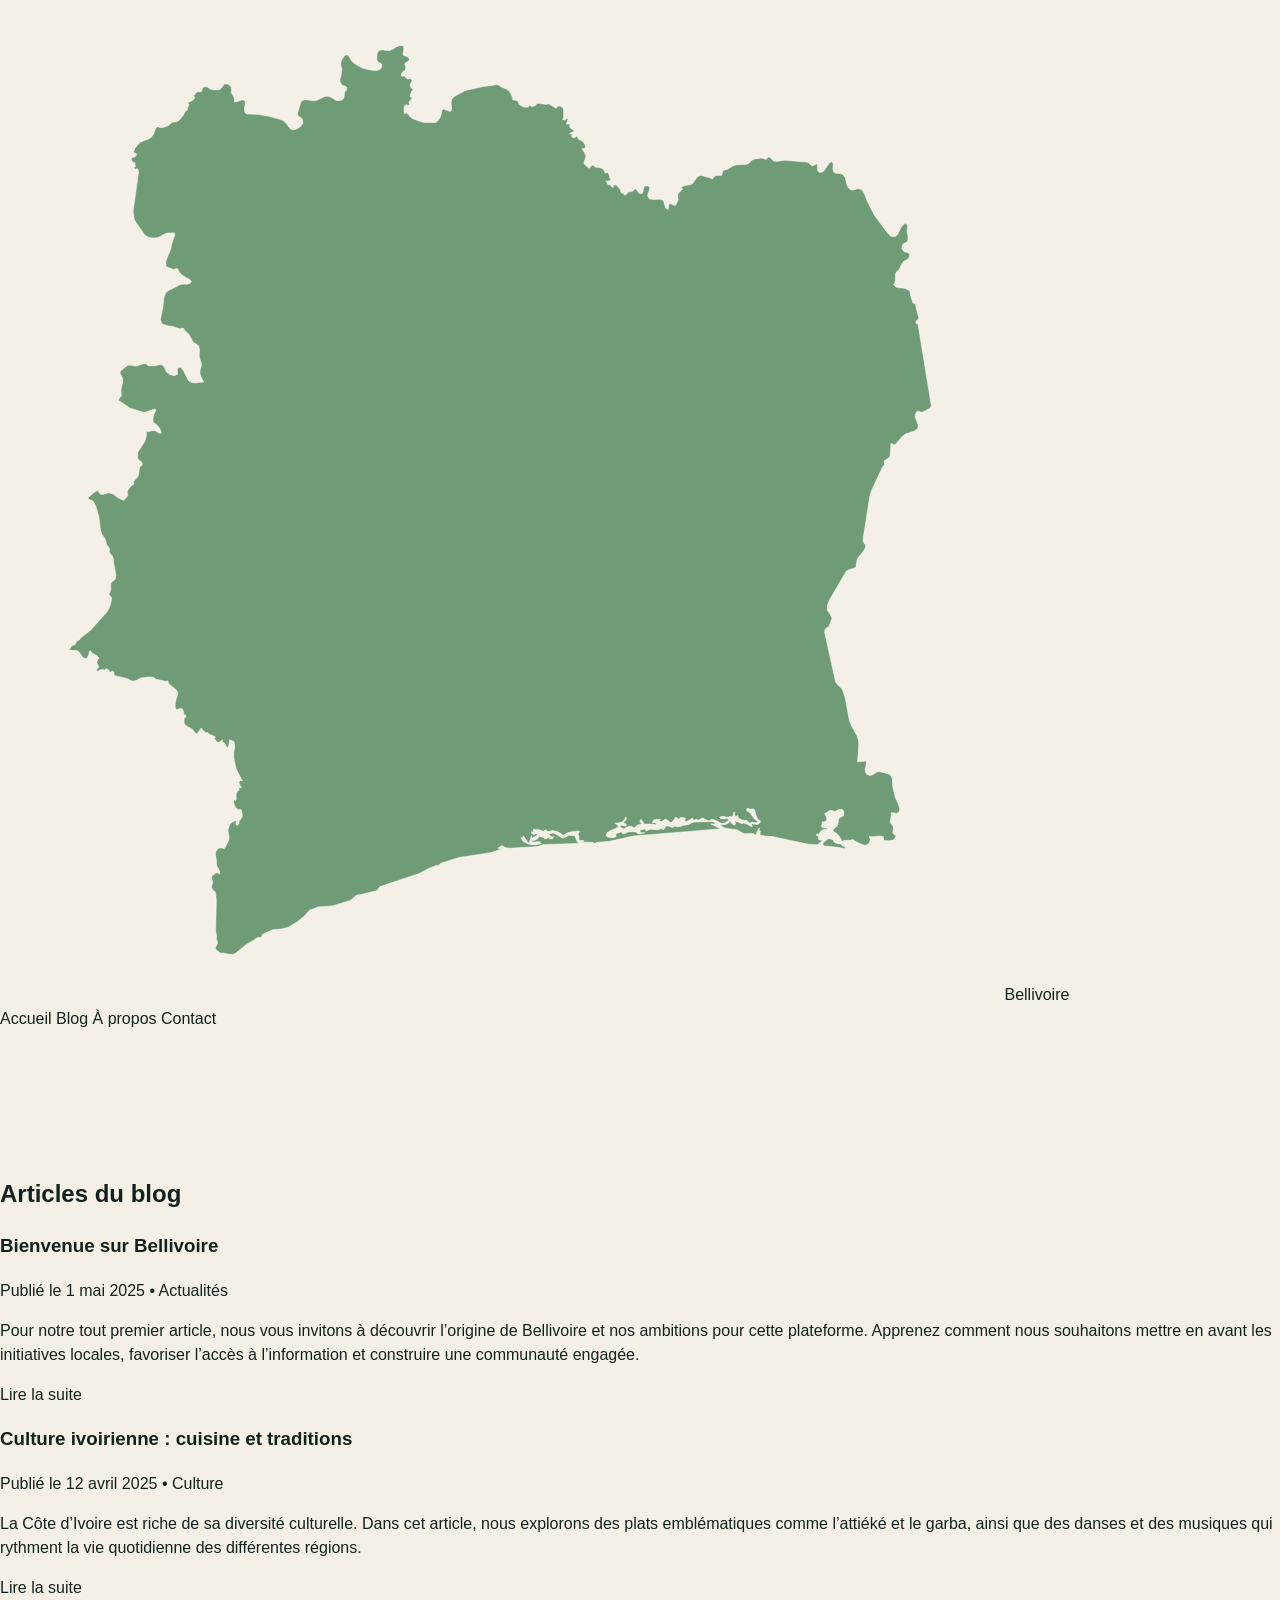
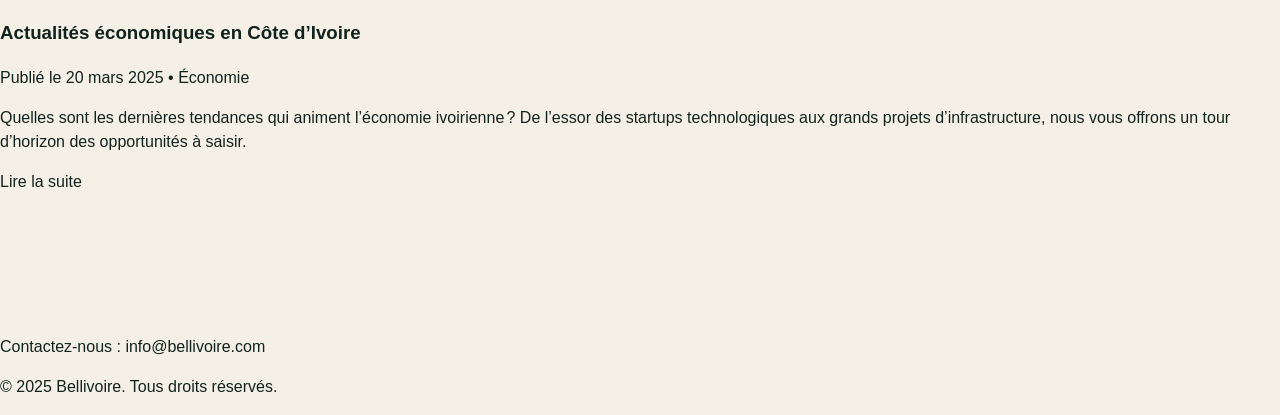
<file: bellivoire/blog.html>
<!DOCTYPE html>
<html lang="fr">
  <head>
    <meta charset="utf-8" />
    <meta name="viewport" content="width=device-width, initial-scale=1" />
    <title>Bellivoire – Blog</title>
    <link rel="stylesheet" href="styles.css" />
  </head>
  <body>
    <!-- Header (same as on index for consistency) -->
    <header>
      <div class="logo">
        <img src="assets/logo.svg" alt="Logo Bellivoire – carte de la Côte d'Ivoire" />
        <span>Bellivoire</span>
      </div>
      <div class="nav-toggle" aria-label="Ouvrir le menu" role="button">
        <span></span>
        <span></span>
        <span></span>
      </div>
      <nav>
        <a href="index.html">Accueil</a>
        <a href="blog.html">Blog</a>
        <a href="index.html#about">À propos</a>
        <a href="index.html#contact">Contact</a>
      </nav>
    </header>

    <section class="section light">
      <h2>Articles du blog</h2>
      <div class="blog-list">
        <article>
          <h3>Bienvenue sur Bellivoire</h3>
          <div class="meta">Publié le 1 mai 2025 • Actualités</div>
          <p>
            Pour notre tout premier article, nous vous invitons à découvrir
            l’origine de Bellivoire et nos ambitions pour cette plateforme.
            Apprenez comment nous souhaitons mettre en avant les initiatives
            locales, favoriser l’accès à l’information et construire une
            communauté engagée.
          </p>
          <a class="read-more" href="posts/bienvenue.html">Lire la suite</a>
        </article>
        <article>
          <h3>Culture ivoirienne : cuisine et traditions</h3>
          <div class="meta">Publié le 12 avril 2025 • Culture</div>
          <p>
            La Côte d’Ivoire est riche de sa diversité culturelle. Dans cet
            article, nous explorons des plats emblématiques comme l’attiéké et
            le garba, ainsi que des danses et des musiques qui rythment la vie
            quotidienne des différentes régions.
          </p>
          <a class="read-more" href="posts/culture.html">Lire la suite</a>
        </article>
        <article>
          <h3>Actualités économiques en Côte d’Ivoire</h3>
          <div class="meta">Publié le 20 mars 2025 • Économie</div>
          <p>
            Quelles sont les dernières tendances qui animent l’économie
            ivoirienne ? De l’essor des startups technologiques aux grands
            projets d’infrastructure, nous vous offrons un tour d’horizon des
            opportunités à saisir.
          </p>
          <a class="read-more" href="posts/economie.html">Lire la suite</a>
        </article>
      </div>
    </section>

    <footer id="contact">
      <p>Contactez‑nous : <a href="mailto:info@bellivoire.com">info@bellivoire.com</a></p>
      <p>© 2025 Bellivoire. Tous droits réservés.</p>
    </footer>

    <script src="script.js"></script>
  </body>
</html>
</file>
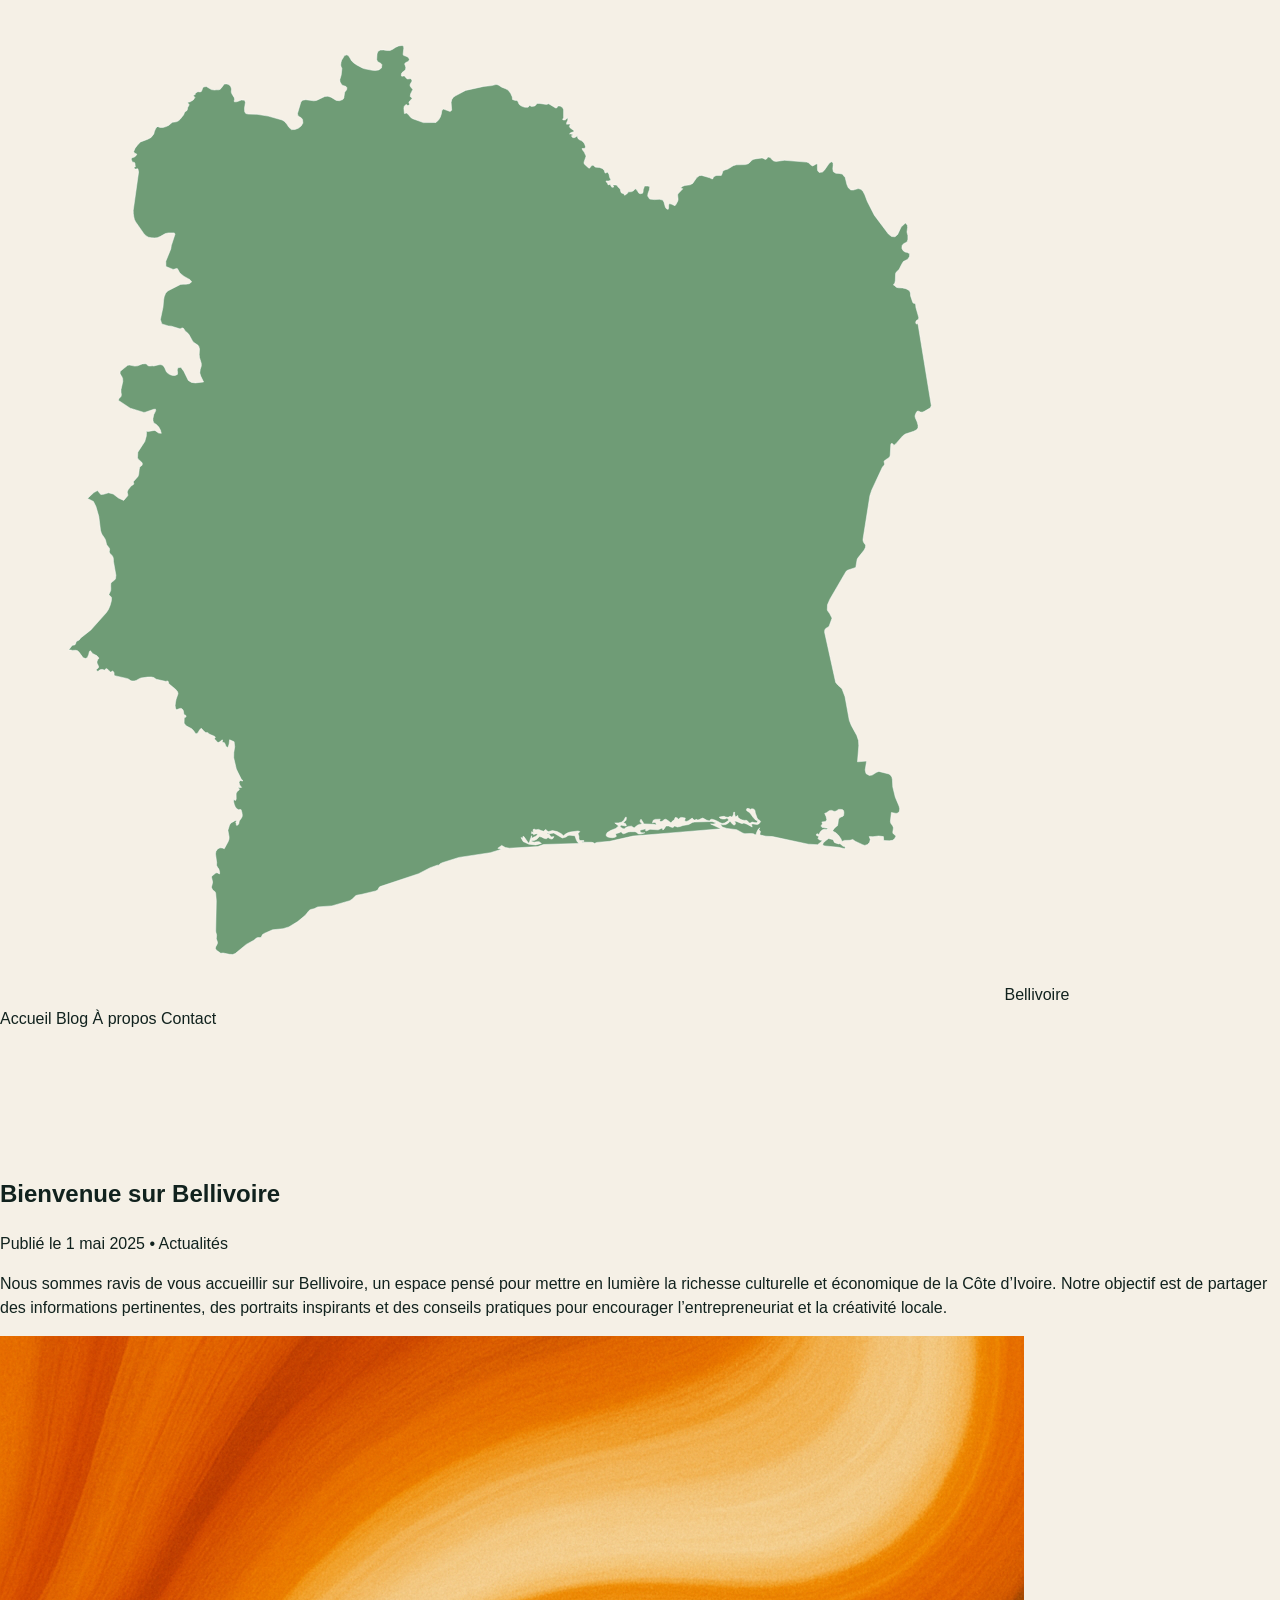
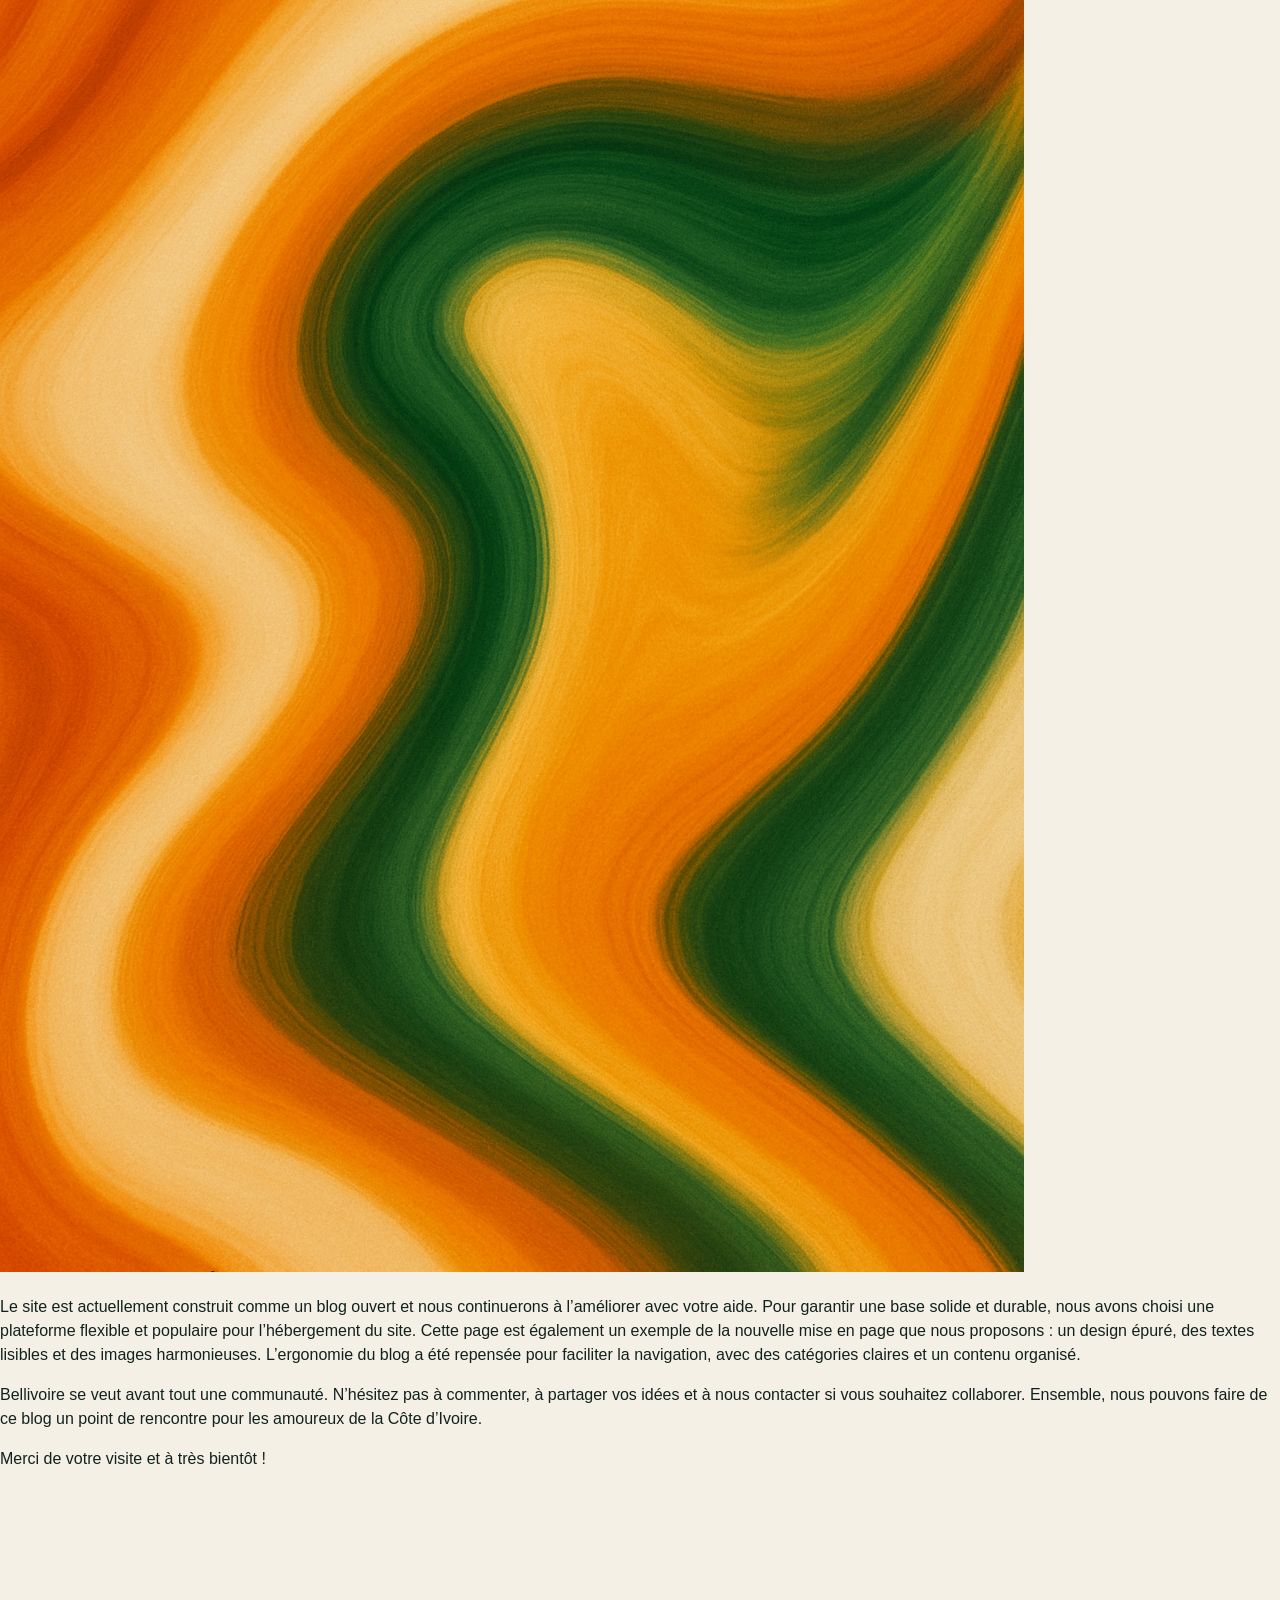
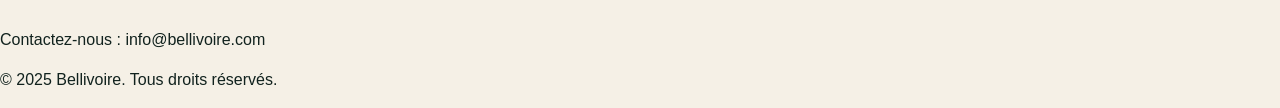
<file: bellivoire/posts/bienvenue.html>
<!DOCTYPE html>
<html lang="fr">
  <head>
    <meta charset="utf-8" />
    <meta name="viewport" content="width=device-width, initial-scale=1" />
    <title>Bienvenue sur Bellivoire</title>
    <link rel="stylesheet" href="../styles.css" />
  </head>
  <body>
    <!-- Header -->
    <header>
      <div class="logo">
        <img src="../assets/logo.svg" alt="Logo Bellivoire" />
        <span>Bellivoire</span>
      </div>
      <div class="nav-toggle" aria-label="Ouvrir le menu" role="button">
        <span></span><span></span><span></span>
      </div>
      <nav>
        <a href="../index.html">Accueil</a>
        <a href="../blog.html">Blog</a>
        <a href="../index.html#about">À propos</a>
        <a href="../index.html#contact">Contact</a>
      </nav>
    </header>

    <section class="section light">
      <article class="article">
        <h2>Bienvenue sur Bellivoire</h2>
        <div class="article-meta">Publié le 1 mai 2025 • Actualités</div>
        <p>
          Nous sommes ravis de vous accueillir sur Bellivoire, un espace pensé
          pour mettre en lumière la richesse culturelle et économique de la
          Côte d’Ivoire. Notre objectif est de partager des informations
          pertinentes, des portraits inspirants et des conseils pratiques pour
          encourager l’entrepreneuriat et la créativité locale.
        </p>
        <img src="../assets/post1.png" alt="Illustration abstraite orange et verte" />
        <p>
          Le site est actuellement construit comme un blog ouvert et nous
          continuerons à l’améliorer avec votre aide. Pour garantir une base
          solide et durable, nous avons choisi une plateforme flexible et
          populaire pour l’hébergement du site. Cette page est également un
          exemple de la nouvelle mise en page que nous proposons : un design
          épuré, des textes lisibles et des images harmonieuses. L’ergonomie du
          blog a été repensée pour faciliter la navigation, avec des catégories
          claires et un contenu organisé.
        </p>
        <p>
          Bellivoire se veut avant tout une communauté. N’hésitez pas à
          commenter, à partager vos idées et à nous contacter si vous souhaitez
          collaborer. Ensemble, nous pouvons faire de ce blog un point de
          rencontre pour les amoureux de la Côte d’Ivoire.
        </p>
        <p>
          Merci de votre visite et à très bientôt !
        </p>
      </article>
    </section>

    <footer>
      <p>Contactez‑nous : <a href="mailto:info@bellivoire.com">info@bellivoire.com</a></p>
      <p>© 2025 Bellivoire. Tous droits réservés.</p>
    </footer>

    <script src="../script.js"></script>
  </body>
</html>
</file>
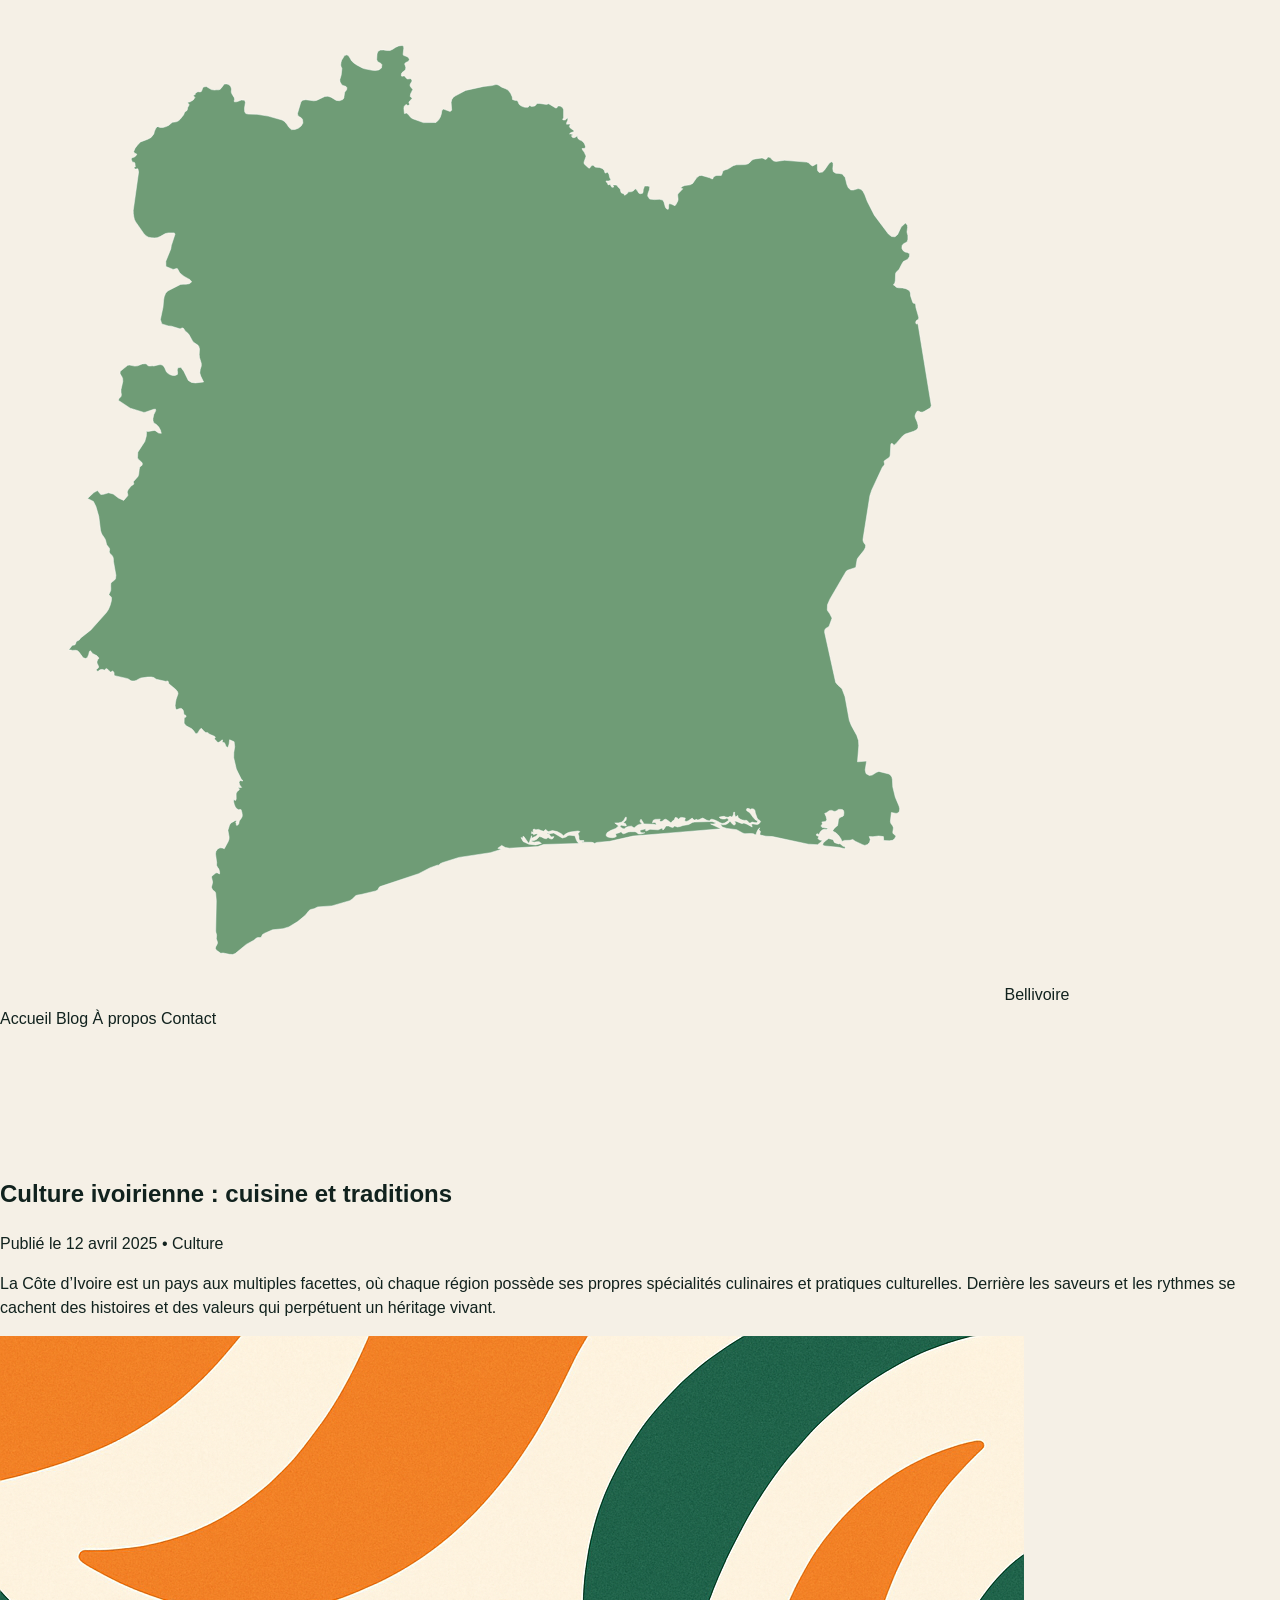
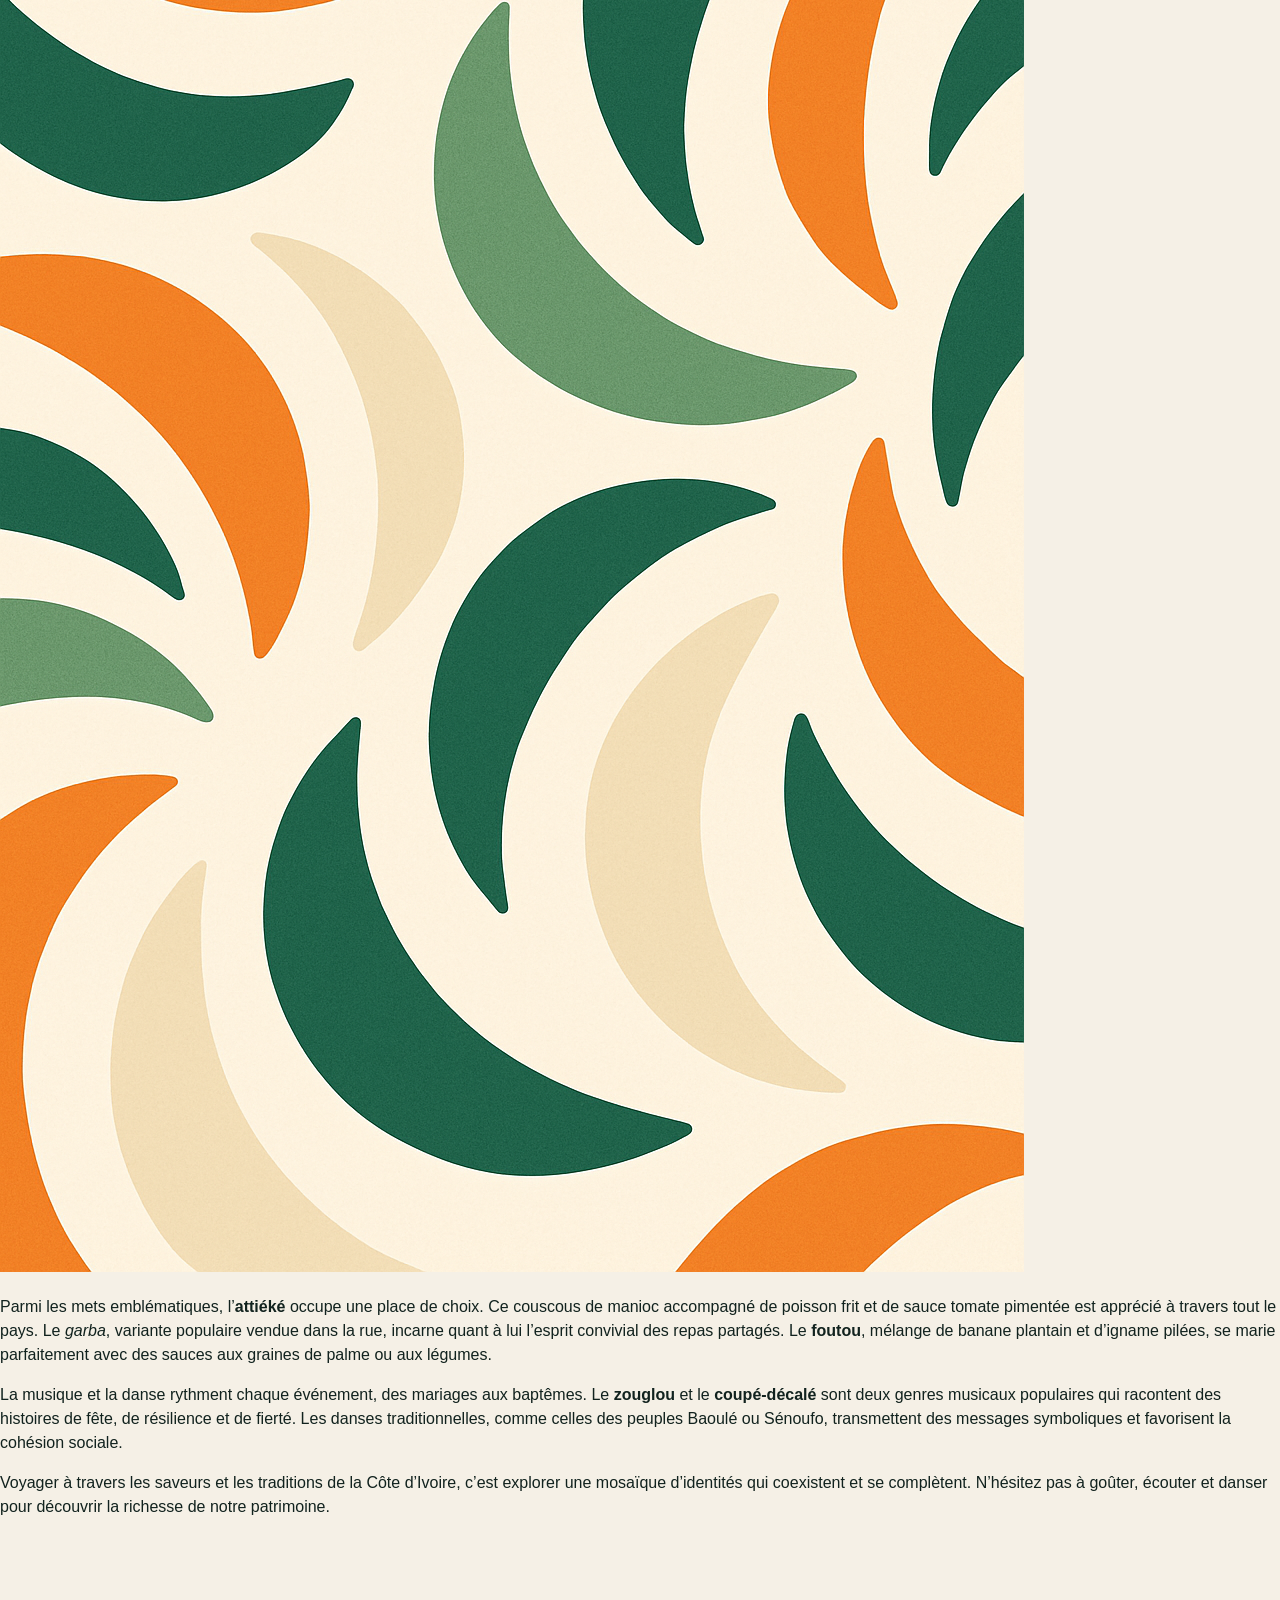
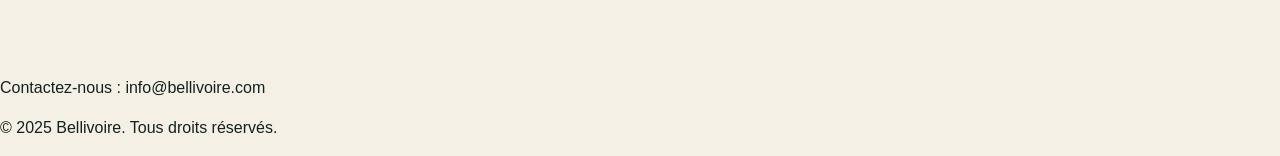
<file: bellivoire/posts/culture.html>
<!DOCTYPE html>
<html lang="fr">
  <head>
    <meta charset="utf-8" />
    <meta name="viewport" content="width=device-width, initial-scale=1" />
    <title>Culture ivoirienne : cuisine et traditions</title>
    <link rel="stylesheet" href="../styles.css" />
  </head>
  <body>
    <!-- Header -->
    <header>
      <div class="logo">
        <img src="../assets/logo.svg" alt="Logo Bellivoire" />
        <span>Bellivoire</span>
      </div>
      <div class="nav-toggle" aria-label="Ouvrir le menu" role="button">
        <span></span><span></span><span></span>
      </div>
      <nav>
        <a href="../index.html">Accueil</a>
        <a href="../blog.html">Blog</a>
        <a href="../index.html#about">À propos</a>
        <a href="../index.html#contact">Contact</a>
      </nav>
    </header>

    <section class="section light">
      <article class="article">
        <h2>Culture ivoirienne : cuisine et traditions</h2>
        <div class="article-meta">Publié le 12 avril 2025 • Culture</div>
        <p>
          La Côte d’Ivoire est un pays aux multiples facettes, où chaque région
          possède ses propres spécialités culinaires et pratiques culturelles.
          Derrière les saveurs et les rythmes se cachent des histoires et des
          valeurs qui perpétuent un héritage vivant.
        </p>
        <img src="../assets/post2.png" alt="Motif culturel abstrait" />
        <p>
          Parmi les mets emblématiques, l’<strong>attiéké</strong> occupe une place
          de choix. Ce couscous de manioc accompagné de poisson frit et de sauce
          tomate pimentée est apprécié à travers tout le pays. Le
          <em>garba</em>, variante populaire vendue dans la rue, incarne quant à
          lui l’esprit convivial des repas partagés. Le <strong>foutou</strong>,
          mélange de banane plantain et d’igname pilées, se marie parfaitement
          avec des sauces aux graines de palme ou aux légumes.
        </p>
        <p>
          La musique et la danse rythment chaque événement, des mariages aux
          baptêmes. Le <strong>zouglou</strong> et le <strong>coupé‑décalé</strong>
          sont deux genres musicaux populaires qui racontent des histoires de
          fête, de résilience et de fierté. Les danses traditionnelles, comme
          celles des peuples Baoulé ou Sénoufo, transmettent des messages
          symboliques et favorisent la cohésion sociale.
        </p>
        <p>
          Voyager à travers les saveurs et les traditions de la Côte d’Ivoire,
          c’est explorer une mosaïque d’identités qui coexistent et se
          complètent. N’hésitez pas à goûter, écouter et danser pour découvrir
          la richesse de notre patrimoine.
        </p>
      </article>
    </section>

    <footer>
      <p>Contactez‑nous : <a href="mailto:info@bellivoire.com">info@bellivoire.com</a></p>
      <p>© 2025 Bellivoire. Tous droits réservés.</p>
    </footer>

    <script src="../script.js"></script>
  </body>
</html>
</file>
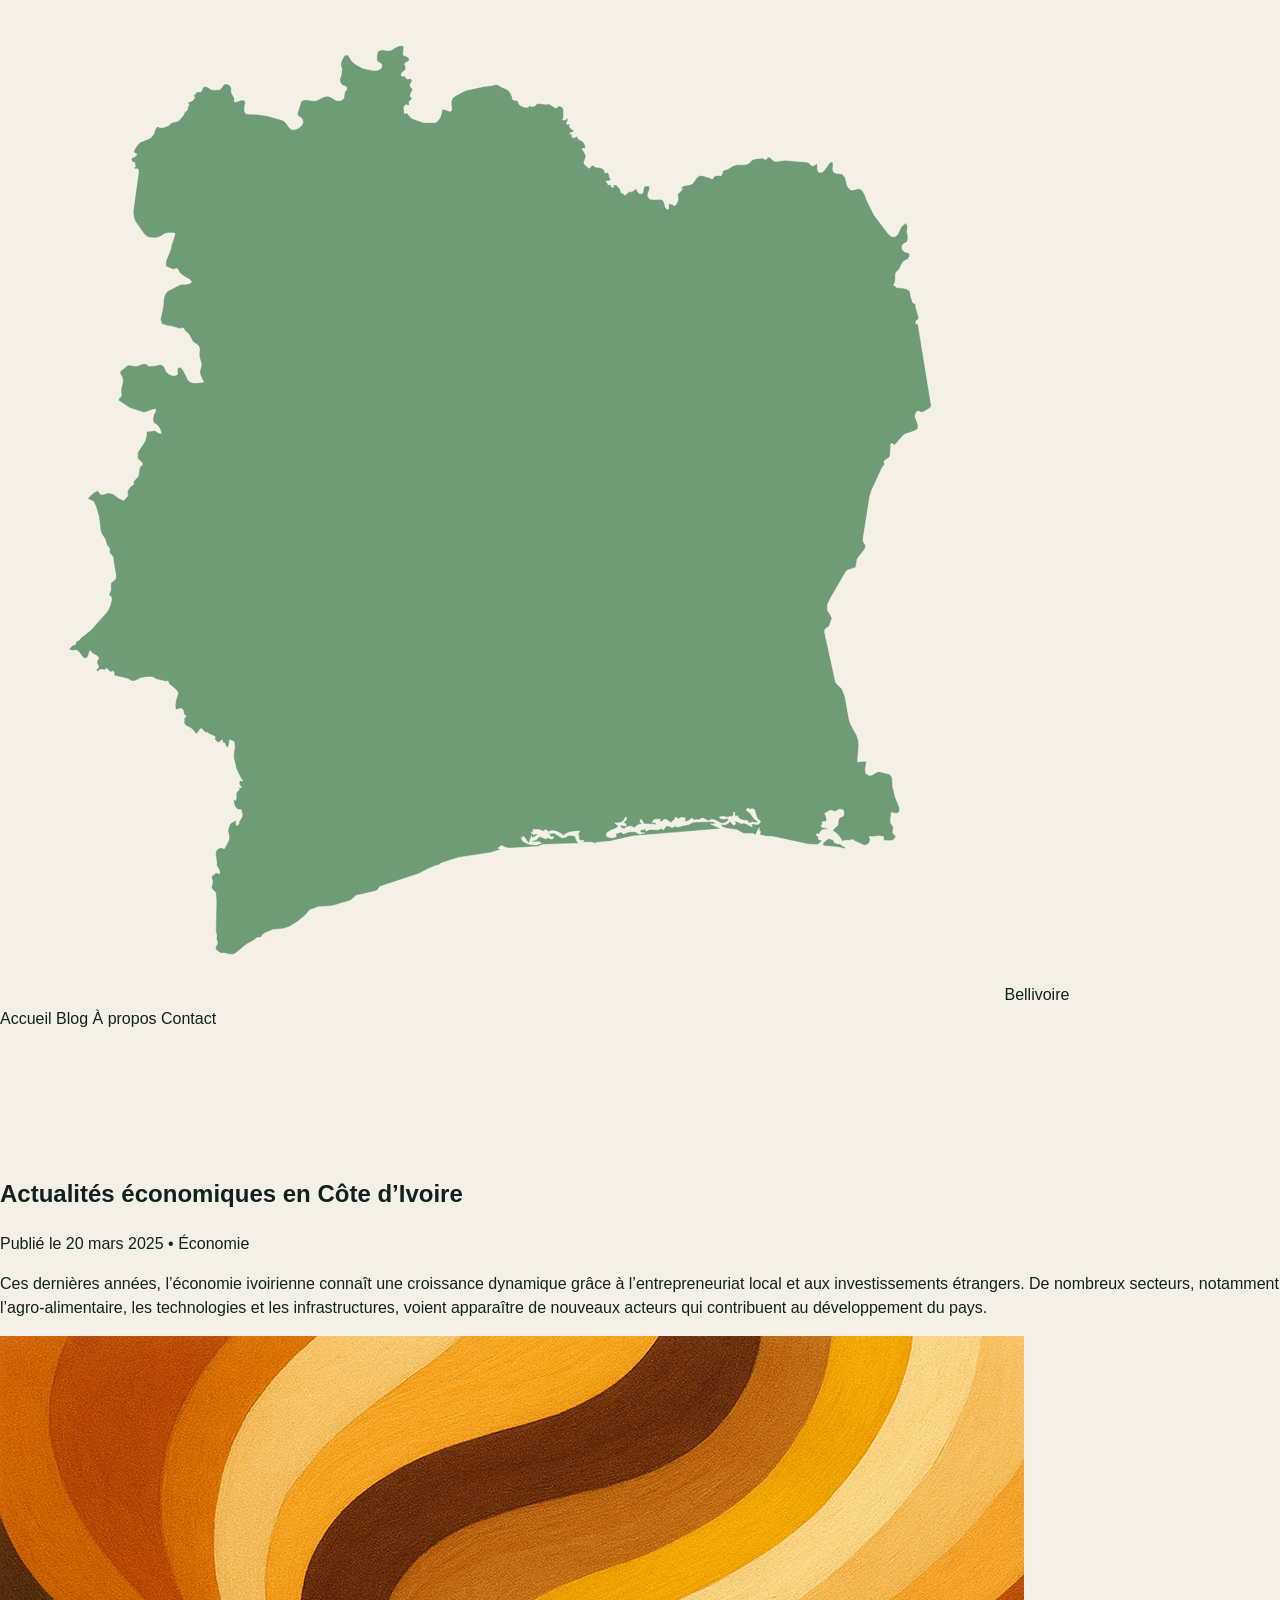
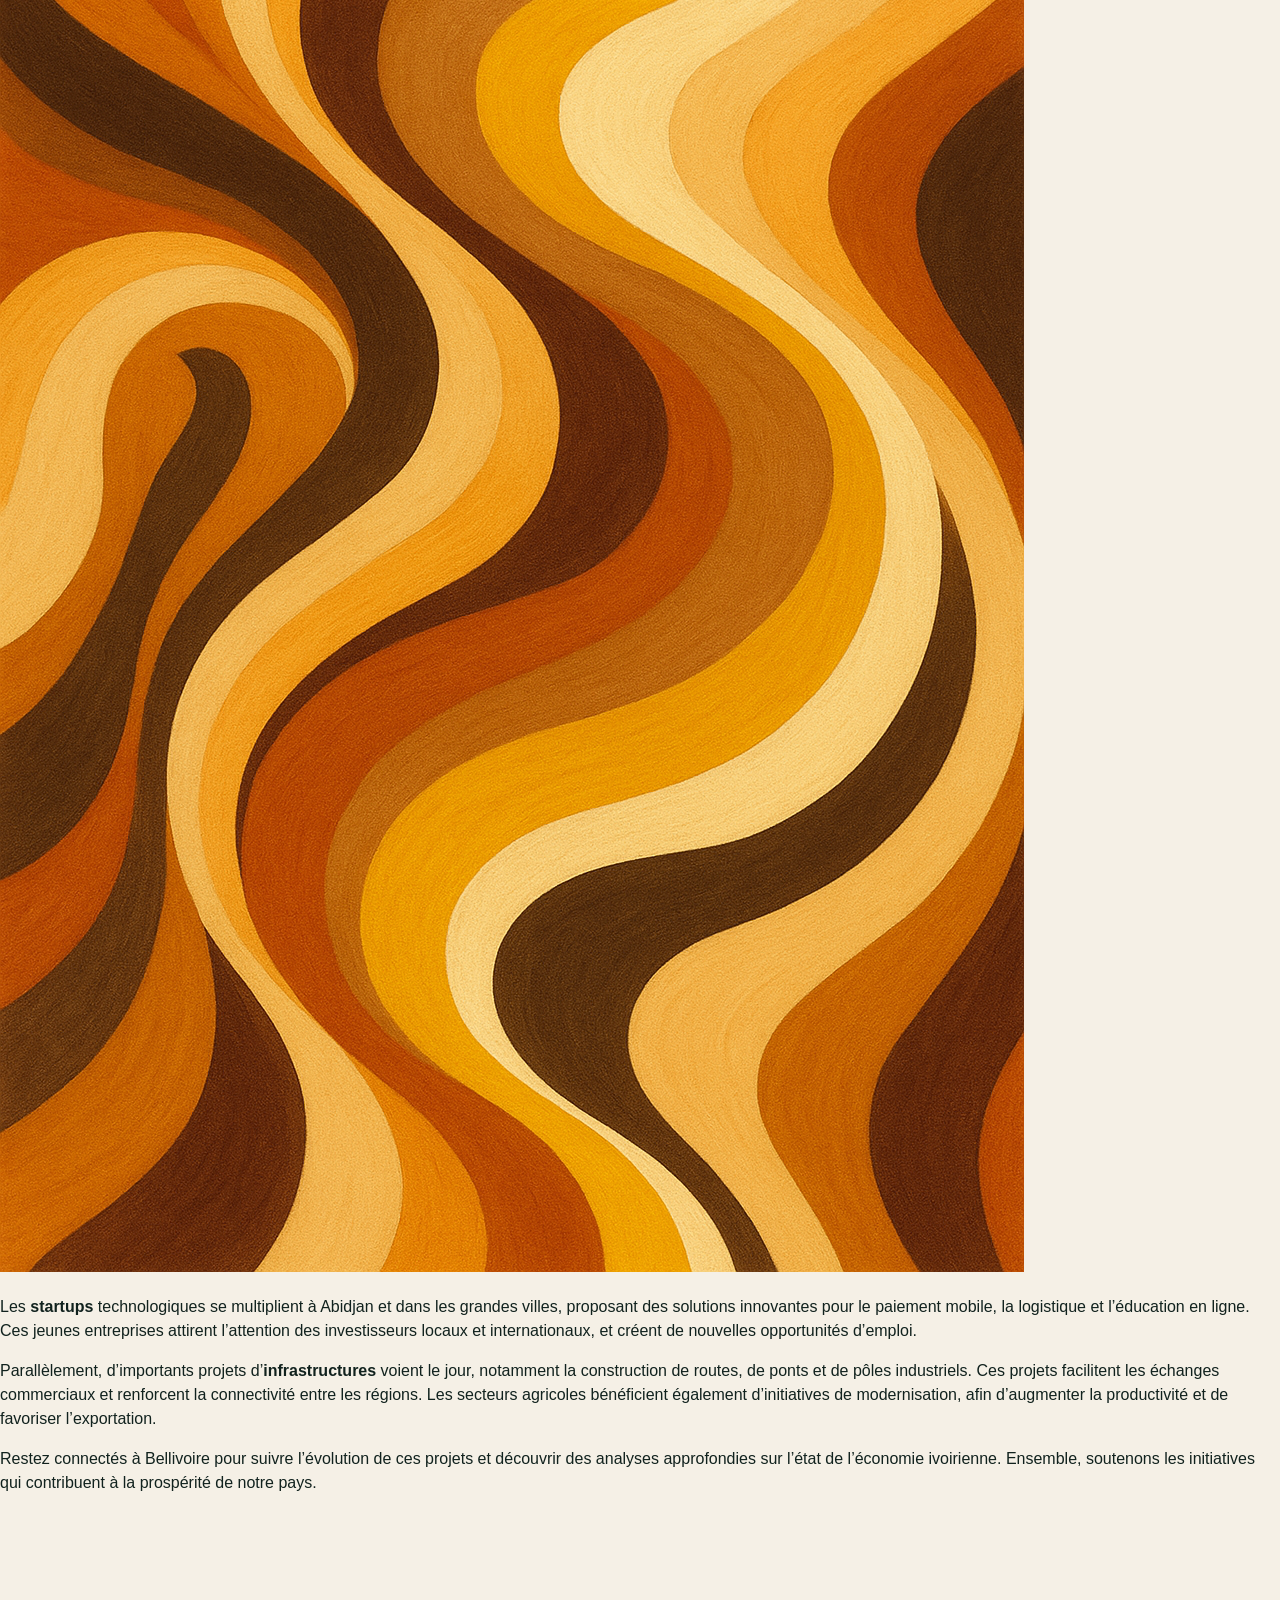
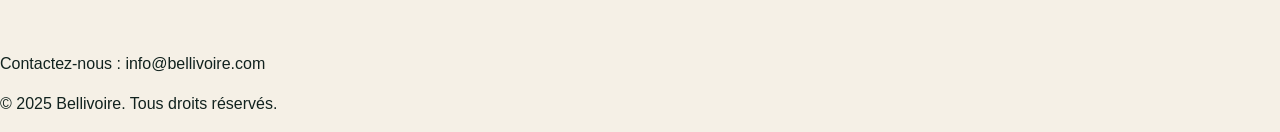
<file: bellivoire/posts/economie.html>
<!DOCTYPE html>
<html lang="fr">
  <head>
    <meta charset="utf-8" />
    <meta name="viewport" content="width=device-width, initial-scale=1" />
    <title>Actualités économiques en Côte d’Ivoire</title>
    <link rel="stylesheet" href="../styles.css" />
  </head>
  <body>
    <!-- Header -->
    <header>
      <div class="logo">
        <img src="../assets/logo.svg" alt="Logo Bellivoire" />
        <span>Bellivoire</span>
      </div>
      <div class="nav-toggle" aria-label="Ouvrir le menu" role="button">
        <span></span><span></span><span></span>
      </div>
      <nav>
        <a href="../index.html">Accueil</a>
        <a href="../blog.html">Blog</a>
        <a href="../index.html#about">À propos</a>
        <a href="../index.html#contact">Contact</a>
      </nav>
    </header>

    <section class="section light">
      <article class="article">
        <h2>Actualités économiques en Côte d’Ivoire</h2>
        <div class="article-meta">Publié le 20 mars 2025 • Économie</div>
        <p>
          Ces dernières années, l’économie ivoirienne connaît une croissance
          dynamique grâce à l’entrepreneuriat local et aux investissements
          étrangers. De nombreux secteurs, notamment l’agro‑alimentaire, les
          technologies et les infrastructures, voient apparaître de nouveaux
          acteurs qui contribuent au développement du pays.
        </p>
        <img src="../assets/post3.png" alt="Illustration abstraite évoquant la croissance" />
        <p>
          Les <strong>startups</strong> technologiques se multiplient à Abidjan et
          dans les grandes villes, proposant des solutions innovantes pour le
          paiement mobile, la logistique et l’éducation en ligne. Ces jeunes
          entreprises attirent l’attention des investisseurs locaux et
          internationaux, et créent de nouvelles opportunités d’emploi.
        </p>
        <p>
          Parallèlement, d’importants projets d’<strong>infrastructures</strong>
          voient le jour, notamment la construction de routes, de ponts et de
          pôles industriels. Ces projets facilitent les échanges commerciaux et
          renforcent la connectivité entre les régions. Les secteurs agricoles
          bénéficient également d’initiatives de modernisation, afin d’augmenter
          la productivité et de favoriser l’exportation.
        </p>
        <p>
          Restez connectés à Bellivoire pour suivre l’évolution de ces projets et
          découvrir des analyses approfondies sur l’état de l’économie
          ivoirienne. Ensemble, soutenons les initiatives qui contribuent à la
          prospérité de notre pays.
        </p>
      </article>
    </section>

    <footer>
      <p>Contactez‑nous : <a href="mailto:info@bellivoire.com">info@bellivoire.com</a></p>
      <p>© 2025 Bellivoire. Tous droits réservés.</p>
    </footer>

    <script src="../script.js"></script>
  </body>
</html>
</file>
<file: styles.css>
:root {
  --ink: #11221e;
  --green-950: #052a24;
  --green-900: #083b32;
  --green-800: #0d4c3e;
  --green-600: #13745a;
  --orange: #f47a22;
  --orange-light: #ffb264;
  --cream: #f5f0e6;
  --paper: #fffdf8;
  --gold: #e8bf63;
  --white: #fff;
  --muted: #65716c;
  --line: rgba(17, 34, 30, .13);
  --shadow: 0 24px 70px rgba(18, 42, 35, .14);
  --radius-lg: 32px;
  --radius-md: 22px;
  --container: min(1180px, calc(100% - 48px));
}

* { box-sizing: border-box; }
html { scroll-behavior: smooth; }
body {
  margin: 0;
  color: var(--ink);
  background: var(--cream);
  font-family: Inter, ui-sans-serif, -apple-system, BlinkMacSystemFont, "Segoe UI", sans-serif;
  line-height: 1.5;
  -webkit-font-smoothing: antialiased;
}
body.menu-open { overflow: hidden; }
a { color: inherit; text-decoration: none; }
button, input { font: inherit; }
button { color: inherit; }
.container { width: var(--container); margin-inline: auto; }
.sr-only {
  position: absolute; width: 1px; height: 1px; padding: 0; margin: -1px;
  overflow: hidden; clip: rect(0, 0, 0, 0); white-space: nowrap; border: 0;
}
.skip-link {
  position: fixed; z-index: 1000; left: 20px; top: -60px; padding: 12px 18px;
  border-radius: 10px; background: var(--orange); color: var(--ink); font-weight: 800;
}
.skip-link:focus { top: 16px; }

.site-header {
  position: relative;
  min-height: 100svh;
  color: var(--white);
  overflow: hidden;
  background:
    radial-gradient(circle at 77% 42%, rgba(62, 145, 111, .28), transparent 32%),
    radial-gradient(circle at 11% 90%, rgba(244, 122, 34, .08), transparent 22%),
    var(--green-900);
}
.site-header::before {
  content: ""; position: absolute; inset: 0; opacity: .055; pointer-events: none;
  background-image: url("data:image/svg+xml,%3Csvg width='80' height='80' viewBox='0 0 80 80' xmlns='http://www.w3.org/2000/svg'%3E%3Cg fill='none' stroke='%23ffffff' stroke-width='1'%3E%3Cpath d='M0 40h80M40 0v80M0 0l80 80M80 0L0 80'/%3E%3Ccircle cx='40' cy='40' r='20'/%3E%3C/g%3E%3C/svg%3E");
}
.nav {
  position: relative; z-index: 20; height: 96px; display: flex; align-items: center;
  justify-content: space-between; border-bottom: 1px solid rgba(255, 255, 255, .15);
}
.brand { display: inline-flex; align-items: center; gap: 12px; }
.brand-mark {
  position: relative; width: 42px; aspect-ratio: 1; display: grid; place-items: center;
  background: var(--orange); border-radius: 50% 50% 50% 15%; transform: rotate(-8deg);
}
.brand-mark__b {
  font-family: Georgia, "Times New Roman", serif; font-size: 25px; font-weight: 800;
  line-height: 1; transform: rotate(8deg); color: var(--white);
}
.brand-mark__dot {
  position: absolute; width: 7px; height: 7px; border-radius: 50%; right: -2px; top: 2px;
  background: var(--gold); border: 2px solid var(--green-900);
}
.brand-name { font-size: 18px; font-weight: 900; letter-spacing: .16em; }
.nav-links { display: flex; align-items: center; gap: 34px; }
.nav-link { position: relative; color: rgba(255,255,255,.72); font-size: 14px; font-weight: 700; }
.nav-link::after {
  content: ""; position: absolute; left: 0; right: 100%; bottom: -11px; height: 2px;
  background: var(--orange); transition: right .25s ease;
}
.nav-link:hover, .nav-link.active { color: var(--white); }
.nav-link:hover::after, .nav-link.active::after { right: 0; }
.nav-toggle { display: none; border: 0; background: none; cursor: pointer; padding: 8px; }
.nav-toggle span:not(.sr-only) { width: 25px; height: 2px; background: white; display: block; margin: 5px; transition: .25s; }

.button {
  display: inline-flex; align-items: center; justify-content: center; gap: 12px;
  min-height: 54px; padding: 0 24px; border-radius: 999px; font-size: 14px;
  font-weight: 800; transition: transform .2s ease, background .2s ease, box-shadow .2s ease;
}
.button:hover { transform: translateY(-2px); }
.button--small { min-height: 44px; padding-inline: 21px; }
.button--light { background: var(--white); color: var(--green-900); }
.button--light:hover { background: var(--orange-light); }
.button--accent { background: var(--orange); color: var(--white); box-shadow: 0 13px 35px rgba(244,122,34,.26); }
.button--accent:hover { background: #ff892e; box-shadow: 0 16px 40px rgba(244,122,34,.36); }
.button--accent span { font-size: 18px; }

.hero {
  position: relative; z-index: 2; min-height: calc(100svh - 96px); display: grid;
  grid-template-columns: 1.03fr .97fr; align-items: center; gap: 40px; padding: 68px 0 90px;
}
.eyebrow { margin: 0 0 24px; display: flex; align-items: center; gap: 12px; color: #d3ded9; font-size: 11px; font-weight: 900; letter-spacing: .2em; text-transform: uppercase; }
.eyebrow span { width: 28px; height: 2px; background: var(--orange); }
.version-badge { display: inline-flex; align-items: center; gap: 9px; width: fit-content; margin: 0 0 18px; padding: 8px 12px; border: 1px solid rgba(255,255,255,.18); border-radius: 999px; color: rgba(255,255,255,.72); background: rgba(255,255,255,.07); font-size: 9px; font-weight: 800; letter-spacing: .09em; text-transform: uppercase; }
.version-badge strong { color: var(--orange-light); }
.hero h1, .section-heading h2, .culture-intro h2 {
  margin: 0; font-family: Georgia, "Times New Roman", serif; font-weight: 500; line-height: .97;
  letter-spacing: -.045em;
}
.hero h1 { max-width: 730px; font-size: clamp(3.7rem, 6.4vw, 6.6rem); }
h1 em, h2 em { color: var(--orange-light); font-weight: inherit; }
.hero-intro { max-width: 560px; margin: 30px 0 0; color: rgba(255,255,255,.72); font-size: 18px; line-height: 1.72; }
.hero-actions { display: flex; align-items: center; gap: 28px; margin-top: 36px; }
.text-link { display: inline-flex; align-items: center; gap: 12px; color: rgba(255,255,255,.84); font-size: 14px; font-weight: 800; }
.play { width: 38px; aspect-ratio: 1; display: grid; place-items: center; border: 1px solid rgba(255,255,255,.32); border-radius: 50%; font-size: 9px; transition: .2s; }
.text-link:hover .play { color: var(--green-900); background: var(--white); }
.hero-stats { display: flex; gap: 42px; margin-top: 56px; padding-top: 28px; border-top: 1px solid rgba(255,255,255,.15); }
.hero-stats div { display: flex; flex-direction: column; gap: 2px; }
.hero-stats strong { font-family: Georgia, serif; font-size: 27px; font-weight: 500; color: var(--orange-light); }
.hero-stats span { color: rgba(255,255,255,.5); font-size: 11px; font-weight: 700; }

.hero-visual { position: relative; min-height: 600px; display: grid; place-items: center; }
.hero-visual::before {
  content: ""; position: absolute; width: 460px; height: 460px; border-radius: 50%;
  background: rgba(255,255,255,.035); border: 1px solid rgba(255,255,255,.08);
}
.hero-visual::after {
  content: "225"; position: absolute; font-family: Georgia, serif; color: rgba(255,255,255,.025);
  font-size: 210px; font-weight: 800; letter-spacing: -.08em; z-index: -1;
}
.ci-map { position: relative; z-index: 3; width: min(460px, 95%); overflow: visible; }
.map-shape { transition: transform .35s ease; transform-origin: center; }
.hero-visual:hover .map-shape { transform: scale(1.015); }
.map-pins circle:first-child { fill: var(--orange); stroke: var(--paper); stroke-width: 5; }
.map-pins .pulse { fill: none; stroke: var(--orange); stroke-width: 1; opacity: .2; }
.map-pins text { fill: var(--green-950); font-size: 11px; font-weight: 900; letter-spacing: .1em; }
.map-orbit { position: absolute; border: 1px dashed rgba(255,255,255,.12); border-radius: 50%; animation: orbit 40s linear infinite; }
.map-orbit--one { width: 570px; height: 570px; }
.map-orbit--two { width: 390px; height: 390px; animation-direction: reverse; animation-duration: 28s; }
.map-orbit::after { content: ""; position: absolute; top: 50%; left: -4px; width: 8px; height: 8px; border-radius: 50%; background: var(--orange); }
@keyframes orbit { to { transform: rotate(360deg); } }
.floating-note { position: absolute; z-index: 4; display: flex; align-items: center; gap: 10px; padding: 12px 16px; border: 1px solid rgba(255,255,255,.14); border-radius: 14px; background: rgba(5,42,36,.74); box-shadow: 0 15px 40px rgba(0,0,0,.14); backdrop-filter: blur(10px); color: rgba(255,255,255,.74); font-size: 11px; font-weight: 800; }
.floating-note span { color: var(--orange-light); font-family: Georgia, serif; font-size: 18px; }
.floating-note--top { right: 0; top: 16%; }
.floating-note--bottom { left: 0; bottom: 17%; }
.scroll-cue { position: absolute; z-index: 3; bottom: 27px; left: 50%; display: flex; align-items: center; gap: 10px; color: rgba(255,255,255,.38); font-size: 10px; font-weight: 800; letter-spacing: .12em; text-transform: uppercase; transform: translateX(-50%); }
.scroll-cue span { width: 22px; height: 34px; border: 1px solid rgba(255,255,255,.22); border-radius: 20px; position: relative; }
.scroll-cue span::after { content: ""; position: absolute; width: 3px; height: 7px; left: 9px; top: 7px; border-radius: 5px; background: var(--orange); animation: scroll 2s infinite; }
@keyframes scroll { 0%,100% { transform: translateY(0); opacity: .4; } 50% { transform: translateY(9px); opacity: 1; } }

.section { position: relative; padding: 125px 0; }
.regions-section { background: var(--cream); overflow: hidden; }
.regions-section::after { content: "B"; position: absolute; right: -40px; top: 10px; font: 700 380px/1 Georgia, serif; color: rgba(8,59,50,.025); }
.section-heading { position: relative; z-index: 1; display: flex; justify-content: space-between; align-items: end; gap: 60px; margin-bottom: 62px; }
.eyebrow--dark { color: var(--green-600); }
.section-heading h2, .culture-intro h2 { font-size: clamp(2.7rem, 5vw, 4.7rem); }
.section-heading h2 em { color: var(--orange); }
.section-heading > p { max-width: 420px; margin: 0 0 7px; color: var(--muted); font-size: 16px; line-height: 1.75; }
.region-explorer { position: relative; z-index: 1; display: grid; grid-template-columns: 210px 1fr; min-height: 570px; border-radius: var(--radius-lg); overflow: hidden; background: var(--paper); box-shadow: var(--shadow); }
.region-tabs { display: flex; flex-direction: column; padding: 30px 0; background: var(--green-950); }
.region-tab { flex: 1; display: flex; align-items: center; gap: 22px; padding: 0 28px; border: 0; border-left: 3px solid transparent; background: transparent; color: rgba(255,255,255,.5); text-align: left; font-size: 16px; font-weight: 800; cursor: pointer; transition: .25s; }
.region-tab span { color: rgba(255,255,255,.25); font-size: 10px; letter-spacing: .12em; }
.region-tab:hover { color: white; background: rgba(255,255,255,.035); }
.region-tab.active { color: white; border-left-color: var(--orange); background: rgba(255,255,255,.07); }
.region-tab.active span { color: var(--orange-light); }
.region-panel { display: grid; grid-template-columns: 1.05fr .95fr; min-width: 0; }
.region-art { position: relative; min-height: 570px; overflow: hidden; background: #d77e42; isolation: isolate; transition: background .35s ease; }
.region-art::before { content: ""; position: absolute; inset: 0; opacity: .14; background-image: repeating-radial-gradient(circle at 50% 90%, transparent 0 18px, rgba(255,255,255,.7) 19px 20px); }
.region-art::after { content: ""; position: absolute; inset: 0; background: linear-gradient(to top, rgba(5,42,36,.2), transparent 55%); z-index: 5; }
.region-art--nord { background: #d69a47; }
.region-art--centre { background: #b96844; }
.region-art--est { background: #26765d; }
.region-art--ouest { background: #df7a3f; }
.region-art--sud { background: #247e83; }
.sun { position: absolute; z-index: 0; width: 140px; height: 140px; right: 14%; top: 12%; border-radius: 50%; background: #ffd480; box-shadow: 0 0 80px rgba(255,212,128,.45); }
.mountain { position: absolute; z-index: 2; left: -15%; width: 120%; height: 62%; bottom: 10%; clip-path: polygon(0 100%, 22% 42%, 35% 70%, 57% 16%, 70% 62%, 84% 33%, 100% 100%); transition: background .35s; }
.mountain--back { background: rgba(5,42,36,.34); transform: translate(10%, -9%) scale(.9); }
.mountain--front { background: var(--green-950); }
.land { position: absolute; z-index: 3; bottom: -15%; left: -10%; width: 120%; height: 40%; border-radius: 50% 50% 0 0; background: #092e27; }
.pattern-disc { position: absolute; z-index: 6; left: 34px; bottom: 34px; width: 112px; height: 112px; display: grid; place-items: center; border: 2px solid rgba(255,255,255,.44); border-radius: 50%; }
.pattern-disc::before, .pattern-disc::after { content: ""; position: absolute; inset: 14px; border: 1px dashed rgba(255,255,255,.45); border-radius: 50%; }
.pattern-disc::after { inset: 29px; border-style: solid; }
.pattern-disc span { position: absolute; width: 5px; height: 5px; border-radius: 50%; background: white; transform: rotate(var(--r)) translateY(-42px); }
.pattern-disc span:nth-child(1) { --r: 0deg; }.pattern-disc span:nth-child(2) { --r: 120deg; }.pattern-disc span:nth-child(3) { --r: 240deg; }
.region-art > p { position: absolute; z-index: 6; right: 28px; bottom: -36px; margin: 0; color: rgba(255,255,255,.12); font: 700 150px/1 Georgia, serif; }
.region-copy { display: flex; flex-direction: column; justify-content: center; padding: 56px; }
.region-place { margin: 0 0 22px; color: var(--orange); font-size: 10px; font-weight: 900; letter-spacing: .15em; }
.region-copy h3 { margin: 0; color: var(--green-950); font-family: Georgia, serif; font-size: clamp(2.3rem, 4vw, 3.7rem); font-weight: 500; line-height: 1.03; letter-spacing: -.04em; }
.region-copy > p:not(.region-place) { margin: 25px 0 0; color: var(--muted); font-size: 15px; line-height: 1.75; }
.tag-list { display: flex; flex-wrap: wrap; gap: 8px; margin: 27px 0 0; padding: 0; list-style: none; }
.tag-list li { padding: 8px 12px; border: 1px solid var(--line); border-radius: 999px; color: var(--green-800); background: #f7f3ea; font-size: 10px; font-weight: 800; }
.arrow-link { display: flex; align-items: center; justify-content: space-between; margin-top: 34px; padding-top: 20px; border-top: 1px solid var(--line); color: var(--green-900); font-size: 13px; font-weight: 900; }
.arrow-link span { display: grid; place-items: center; width: 37px; height: 37px; border-radius: 50%; background: var(--orange); color: white; transition: transform .2s; }
.arrow-link:hover span { transform: translateX(4px); }

.region-details { display: grid; grid-template-columns: 1fr 1fr; gap: 16px 20px; margin: 28px 0 0; padding-top: 24px; border-top: 1px solid var(--line); }
.region-details div { min-width: 0; }
.region-details dt { margin-bottom: 5px; color: var(--orange); font-size: 9px; font-weight: 900; letter-spacing: .11em; text-transform: uppercase; }
.region-details dd { margin: 0; color: var(--ink); font-size: 11px; font-weight: 700; line-height: 1.45; }
.region-cities { margin-top: 25px; }
.region-cities > p { margin: 0 0 11px; color: var(--green-600); font-size: 9px; font-weight: 900; letter-spacing: .12em; text-transform: uppercase; }
.region-cities ul { display: grid; grid-template-columns: 1fr 1fr; gap: 7px; margin: 0; padding: 0; list-style: none; }
.region-cities li { min-width: 0; padding: 10px 11px; border-radius: 10px; background: #f4efe5; }
.region-cities strong, .region-cities span { display: block; }
.region-cities strong { color: var(--green-950); font: 600 12px Georgia, serif; }
.region-cities span { margin-top: 3px; color: var(--muted); font-size: 8px; line-height: 1.35; }

.cities-section { background: var(--paper); overflow: hidden; }
.cities-section::before { content: "VILLES"; position: absolute; right: -10px; top: 60px; color: rgba(8,59,50,.025); font: 800 clamp(100px, 18vw, 260px)/1 sans-serif; letter-spacing: -.07em; }
.city-tools { position: relative; z-index: 1; display: grid; grid-template-columns: minmax(260px, 1fr) auto auto; align-items: center; gap: 18px; margin-bottom: 34px; padding: 14px; border: 1px solid var(--line); border-radius: 18px; background: #f7f3ea; }
.city-search { display: flex; align-items: center; gap: 10px; padding: 0 14px; border-radius: 12px; background: white; }
.city-search > span:first-child { color: var(--orange); font-size: 22px; }
.city-search input { width: 100%; height: 48px; border: 0; outline: 0; color: var(--ink); background: transparent; font-size: 12px; }
.city-filters { display: flex; flex-wrap: wrap; gap: 6px; }
.city-filter { padding: 9px 12px; border: 1px solid var(--line); border-radius: 999px; background: white; color: var(--muted); font-size: 9px; font-weight: 900; cursor: pointer; }
.city-filter:hover, .city-filter.active { color: white; border-color: var(--green-900); background: var(--green-900); }
.city-result { margin: 0; padding-right: 8px; color: var(--green-600); font-size: 9px; font-weight: 900; white-space: nowrap; }
.city-grid { position: relative; z-index: 1; display: grid; grid-template-columns: repeat(3, 1fr); gap: 18px; }
.city-card { overflow: hidden; border: 1px solid var(--line); border-radius: 23px; background: white; transition: transform .25s, box-shadow .25s; }
.city-card:hover { transform: translateY(-5px); box-shadow: 0 20px 45px rgba(18,42,35,.11); }
.city-card[hidden] { display: none; }
.city-card__visual { position: relative; height: 185px; display: grid; place-items: center; overflow: hidden; color: white; background: var(--city-bg); }
.city-card__visual::before { content: ""; position: absolute; inset: 0; opacity: .25; background-image: repeating-radial-gradient(circle at 50% 110%, transparent 0 25px, white 26px 27px); }
.city-card__visual::after { content: ""; position: absolute; left: 0; right: 0; bottom: 0; height: 52%; background: linear-gradient(160deg, transparent 34%, rgba(5,42,36,.65) 35% 52%, transparent 53%), linear-gradient(200deg, transparent 35%, rgba(5,42,36,.85) 36%); }
.city-card__visual > span { position: relative; z-index: 2; font: 800 54px/1 Georgia, serif; letter-spacing: -.04em; text-shadow: 0 8px 25px rgba(0,0,0,.2); }
.city-card__visual i { position: absolute; z-index: 2; width: 84px; height: 84px; border: 1px solid rgba(255,255,255,.45); border-radius: 50%; }
.city-card__visual strong { position: absolute; z-index: 3; right: 18px; top: 16px; font-size: 9px; letter-spacing: .12em; }
.city-card--lagoon { --city-bg: #247d83; }.city-card--capital { --city-bg: #b98343; }.city-card--crossroads { --city-bg: #bb6443; }
.city-card--savanna { --city-bg: #c79446; }.city-card--ocean { --city-bg: #287a91; }.city-card--mountain { --city-bg: #4f7659; }
.city-card--forest { --city-bg: #597d4a; }.city-card--cocoa { --city-bg: #80563c; }.city-card--heritage { --city-bg: #d07742; }
.city-card--earth { --city-bg: #a75d3d; }.city-card--royal { --city-bg: #8e6543; }.city-card--manding { --city-bg: #aa7c3c; }
.city-card__content { padding: 25px; }
.city-card__content > p:first-child { margin: 0; color: var(--orange); font-size: 8px; font-weight: 900; letter-spacing: .13em; text-transform: uppercase; }
.city-card__content h3 { margin: 8px 0 2px; color: var(--green-950); font: 600 30px Georgia, serif; }
.city-card__content h4 { margin: 0; color: var(--green-600); font-size: 11px; }
.city-card__content > p:nth-of-type(2) { min-height: 86px; margin: 16px 0 0; color: var(--muted); font-size: 11px; line-height: 1.65; }
.city-card__content ul { margin: 18px 0 0; padding: 16px 0 0; border-top: 1px solid var(--line); list-style: none; }
.city-card__content li { position: relative; padding: 5px 0 5px 14px; color: var(--ink); font-size: 10px; font-weight: 700; }
.city-card__content li::before { content: ""; position: absolute; left: 0; top: 11px; width: 5px; height: 5px; border-radius: 50%; background: var(--orange); }
.city-card__content > div { display: flex; flex-wrap: wrap; gap: 6px; margin-top: 18px; }
.city-card__content > div span { padding: 6px 8px; border-radius: 999px; color: var(--green-800); background: #f4efe5; font-size: 8px; font-weight: 800; }
.city-card__open { width: 100%; min-height: 44px; display: flex; align-items: center; justify-content: space-between; margin-top: 21px; padding: 0 15px; border: 0; border-radius: 12px; color: white; background: var(--green-900); font-size: 10px; font-weight: 900; cursor: pointer; transition: background .2s, transform .2s; }
.city-card__open:hover { background: var(--orange); transform: translateY(-1px); }
.city-card__open span { font-size: 18px; font-weight: 400; }
.city-empty { padding: 55px; border: 1px dashed var(--line); border-radius: 20px; color: var(--muted); text-align: center; }
.editorial-note { position: relative; z-index: 1; max-width: 780px; margin: 34px auto 0; color: var(--muted); font-size: 9px; line-height: 1.6; text-align: center; }

.city-dialog { width: min(1040px, calc(100% - 32px)); max-height: 92vh; margin: auto; padding: 0; border: 0; border-radius: 28px; overflow-x: hidden; color: var(--ink); background: var(--paper); box-shadow: 0 35px 100px rgba(0,20,16,.35); }
.city-dialog::backdrop { background: rgba(2,24,20,.76); backdrop-filter: blur(5px); }
.city-dialog__close { position: sticky; z-index: 5; float: right; top: 18px; width: 42px; height: 42px; margin: 18px 18px -60px 0; border: 1px solid rgba(255,255,255,.4); border-radius: 50%; color: white; background: rgba(5,42,36,.45); font-size: 25px; line-height: 1; cursor: pointer; backdrop-filter: blur(8px); }
.city-dialog__hero { position: relative; min-height: 330px; display: flex; flex-direction: column; justify-content: flex-end; padding: 55px 65px; overflow: hidden; color: white; background: var(--dialog-bg, var(--green-900)); isolation: isolate; }
.city-dialog__hero::before { content: ""; position: absolute; inset: 0; z-index: -2; opacity: .23; background-image: repeating-radial-gradient(circle at 82% 65%, transparent 0 34px, white 35px 36px); }
.city-dialog__hero::after { content: ""; position: absolute; inset: 0; z-index: -1; background: linear-gradient(110deg, rgba(4,39,32,.78), transparent 70%); }
.city-dialog__hero > p:first-child { margin: 0 0 10px; color: var(--orange-light); font-size: 9px; font-weight: 900; letter-spacing: .15em; text-transform: uppercase; }
.city-dialog__hero h2 { margin: 0; font: 500 clamp(3.7rem, 8vw, 6.5rem)/.9 Georgia, serif; letter-spacing: -.055em; }
.city-dialog__hero > p:nth-of-type(2) { margin: 15px 0 0; color: rgba(255,255,255,.75); font-size: 14px; font-weight: 700; }
.city-dialog__hero > span { position: absolute; right: 35px; bottom: -35px; color: rgba(255,255,255,.08); font: 800 180px/1 Georgia, serif; letter-spacing: -.08em; }
.city-dialog__body { padding: 65px; }
.city-dialog__intro { display: grid; grid-template-columns: .65fr 1.35fr; gap: 28px 55px; }
.city-dialog__intro .eyebrow { grid-row: span 2; align-self: start; }
.city-dialog__intro > p:not(.eyebrow) { margin: 0; color: var(--muted); font-size: 14px; line-height: 1.8; }
.city-dialog__intro > p:nth-child(2) { color: var(--ink); font: 500 23px/1.45 Georgia, serif; }
.city-facts { display: grid; grid-template-columns: repeat(4, 1fr); gap: 1px; margin: 50px 0; overflow: hidden; border: 1px solid var(--line); border-radius: 18px; background: var(--line); }
.city-facts div { padding: 20px; background: white; }
.city-facts dt { color: var(--orange); font-size: 8px; font-weight: 900; letter-spacing: .12em; text-transform: uppercase; }
.city-facts dd { margin: 7px 0 0; color: var(--green-950); font-size: 11px; font-weight: 800; line-height: 1.45; }
.city-chapters { display: grid; grid-template-columns: 1fr 1fr; gap: 16px; }
.city-chapters section { padding: 27px; border-radius: 18px; background: #f3eee4; }
.city-chapters section > span { color: var(--orange); font-size: 9px; font-weight: 900; }
.city-chapters h3 { margin: 9px 0 17px; color: var(--green-950); font: 600 23px Georgia, serif; }
.city-chapters ul { margin: 0; padding: 0; list-style: none; }
.city-chapters li { position: relative; padding: 8px 0 8px 17px; border-top: 1px solid rgba(17,34,30,.09); color: var(--muted); font-size: 11px; line-height: 1.5; }
.city-chapters li::before { content: ""; position: absolute; left: 0; top: 15px; width: 6px; height: 6px; border-radius: 50%; background: var(--orange); }
.city-tip { display: flex; gap: 18px; margin-top: 35px; padding: 25px; border-radius: 17px; color: white; background: var(--green-900); }
.city-tip > span { color: var(--orange-light); font-size: 25px; }
.city-tip strong { color: var(--orange-light); font-size: 9px; letter-spacing: .13em; text-transform: uppercase; }
.city-tip p { margin: 5px 0 0; color: rgba(255,255,255,.7); font-size: 11px; line-height: 1.6; }

.heritage-section { background: #ebe5d9; overflow: hidden; }
.heritage-section::before { content: "PATRIMOINE"; position: absolute; left: 50%; top: 35px; color: rgba(8,59,50,.035); font: 800 clamp(70px, 13vw, 190px)/1 sans-serif; letter-spacing: -.07em; transform: translateX(-50%); white-space: nowrap; }
.heritage-grid { position: relative; z-index: 1; display: grid; grid-template-columns: repeat(6, 1fr); gap: 18px; }
.heritage-card { position: relative; min-height: 385px; display: flex; flex-direction: column; align-items: flex-start; padding: 30px; border-radius: 24px; overflow: hidden; color: white; isolation: isolate; box-shadow: 0 18px 45px rgba(15,36,29,.12); }
.heritage-card:nth-child(1), .heritage-card:nth-child(2) { grid-column: span 3; }
.heritage-card:nth-child(n+3) { grid-column: span 2; min-height: 360px; }
.heritage-card::before { content: ""; position: absolute; inset: 0; z-index: -2; background: var(--card-bg); }
.heritage-card::after { content: ""; position: absolute; inset: 0; z-index: -1; background: linear-gradient(180deg, transparent 0, rgba(2,25,20,.84) 100%), repeating-radial-gradient(circle at 90% 5%, transparent 0 24px, rgba(255,255,255,.08) 25px 26px); }
.heritage-card--bassam { --card-bg: linear-gradient(135deg, #ce743d, #7b372c); }
.heritage-card--tai { --card-bg: linear-gradient(135deg, #29765d, #062e27); }
.heritage-card--comoe { --card-bg: linear-gradient(135deg, #c49145, #69531c); }
.heritage-card--nimba { --card-bg: linear-gradient(135deg, #55775f, #173b34); }
.heritage-card--mosque { --card-bg: linear-gradient(135deg, #bb6440, #703021); }
.heritage-year { display: grid; place-items: center; width: 62px; height: 62px; border: 1px solid rgba(255,255,255,.42); border-radius: 50%; color: #ffe0a0; font: 600 16px Georgia, serif; }
.heritage-card > p:first-of-type { margin: auto 0 9px; color: var(--orange-light); font-size: 9px; font-weight: 900; letter-spacing: .15em; text-transform: uppercase; }
.heritage-card h3 { max-width: 380px; margin: 0; font: 500 28px/1.08 Georgia, serif; }
.heritage-card > p:last-of-type { margin: 16px 0 0; color: rgba(255,255,255,.68); font-size: 12px; line-height: 1.65; }
.heritage-card a { margin-top: 21px; color: white; font-size: 11px; font-weight: 800; }
.heritage-card a span { color: var(--orange-light); margin-left: 5px; }
.living-heritage { position: relative; z-index: 1; display: grid; grid-template-columns: .85fr 1.15fr; gap: 65px; margin-top: 70px; padding: 60px; border-radius: var(--radius-lg); background: var(--paper); box-shadow: var(--shadow); }
.living-heritage__intro h3 { margin: 0; font: 500 clamp(2.2rem, 4vw, 3.7rem)/1.02 Georgia, serif; letter-spacing: -.04em; color: var(--green-950); }
.living-heritage__intro > p:last-child { margin: 24px 0 0; color: var(--muted); font-size: 14px; line-height: 1.75; }
.living-list { border-top: 1px solid var(--line); }
.living-list a { display: grid; grid-template-columns: 54px 1fr; gap: 4px 18px; padding: 22px 0; border-bottom: 1px solid var(--line); transition: padding .2s, color .2s; }
.living-list a:hover { padding-left: 8px; color: var(--orange); }
.living-list span { grid-row: span 2; align-self: center; color: var(--orange); font: 600 14px Georgia, serif; }
.living-list strong { font: 600 18px Georgia, serif; }
.living-list small { color: var(--muted); font-size: 10px; }

.flavours-section { color: white; background: #b84f2f; overflow: hidden; }
.flavours-section::before { content: ""; position: absolute; inset: 0; opacity: .07; background-image: repeating-linear-gradient(45deg, transparent 0 30px, white 31px 32px); }
.flavours-heading { position: relative; z-index: 1; display: grid; grid-template-columns: 1fr .46fr; align-items: end; gap: 60px; margin-bottom: 58px; }
.flavours-heading .eyebrow { grid-column: 1 / -1; margin-bottom: -28px; }
.flavours-heading h2 { margin: 0; font: 500 clamp(2.8rem, 5vw, 5rem)/.98 Georgia, serif; letter-spacing: -.04em; }
.flavours-heading h2 em { color: #ffd083; font-weight: inherit; }
.flavours-heading > p { margin: 0 0 7px; color: rgba(255,255,255,.7); line-height: 1.75; }
.dish-grid { position: relative; z-index: 1; display: grid; grid-template-columns: repeat(3, 1fr); gap: 18px; }
.dish-card { position: relative; min-height: 390px; padding: 28px; border-radius: 24px; overflow: hidden; color: var(--ink); background: var(--dish-bg); transition: transform .25s; }
.dish-card:hover { transform: translateY(-5px); }
.dish-card::after { content: ""; position: absolute; width: 230px; height: 230px; right: -90px; top: -100px; border: 1px solid rgba(5,42,36,.13); border-radius: 50%; box-shadow: 0 0 0 30px rgba(5,42,36,.04), 0 0 0 60px rgba(5,42,36,.03); }
.dish-card--orange { --dish-bg: #f4a155; }.dish-card--gold { --dish-bg: #e9c46a; }.dish-card--green { --dish-bg: #83a97a; }
.dish-card--red { --dish-bg: #dc7659; }.dish-card--leaf { --dish-bg: #87b797; }.dish-card--sun { --dish-bg: #f1ca61; }
.dish-icon { position: relative; z-index: 1; width: 138px; height: 138px; display: grid; place-items: center; margin: 5px auto 32px; border: 2px solid rgba(5,42,36,.7); border-radius: 50% 50% 48% 20%; transform: rotate(-7deg); }
.dish-icon::before, .dish-icon::after { content: ""; position: absolute; inset: 13px; border: 1px dashed rgba(5,42,36,.55); border-radius: inherit; }
.dish-icon::after { inset: 29px; border-style: solid; }
.dish-icon span { font: 800 28px Georgia, serif; transform: rotate(7deg); }
.dish-card > span { color: rgba(5,42,36,.52); font-size: 9px; font-weight: 900; letter-spacing: .15em; }
.dish-card h3 { margin: 9px 0 10px; font: 600 30px Georgia, serif; }
.dish-card p { margin: 0; color: rgba(17,34,30,.72); font-size: 12px; line-height: 1.65; }

.library-section { background: var(--paper); }
.library-heading { display: flex; justify-content: space-between; align-items: end; gap: 50px; margin-bottom: 38px; }
.library-heading h2 { margin: 0; color: var(--green-950); font: 500 clamp(2.8rem, 5vw, 4.8rem)/1 Georgia, serif; letter-spacing: -.04em; }
.culture-search { width: min(410px, 100%); display: flex; align-items: center; gap: 12px; padding: 0 18px; border: 1px solid var(--line); border-radius: 999px; background: #f7f3ea; }
.culture-search span { color: var(--orange); font-size: 24px; }
.culture-search input { width: 100%; height: 54px; border: 0; outline: 0; color: var(--ink); background: transparent; font-size: 13px; }
.filter-bar { display: flex; flex-wrap: wrap; gap: 9px; margin-bottom: 34px; }
.filter-button { padding: 11px 16px; border: 1px solid var(--line); border-radius: 999px; background: white; color: var(--muted); font-size: 11px; font-weight: 800; cursor: pointer; transition: .2s; }
.filter-button:hover, .filter-button.active { color: white; border-color: var(--green-900); background: var(--green-900); }
.knowledge-grid { display: grid; grid-template-columns: repeat(3, 1fr); gap: 16px; }
.knowledge-card { min-height: 275px; display: flex; flex-direction: column; padding: 27px; border: 1px solid var(--line); border-radius: 20px; background: #fff; transition: transform .22s, box-shadow .22s, border-color .22s; }
.knowledge-card:hover { transform: translateY(-4px); border-color: rgba(244,122,34,.5); box-shadow: 0 18px 38px rgba(18,42,35,.09); }
.knowledge-card[hidden] { display: none; }
.knowledge-card > span { color: var(--orange); font-size: 9px; font-weight: 900; letter-spacing: .14em; text-transform: uppercase; }
.knowledge-card h3 { margin: 20px 0 12px; color: var(--green-950); font: 600 24px/1.1 Georgia, serif; }
.knowledge-card p { margin: 0; color: var(--muted); font-size: 12px; line-height: 1.7; }
.knowledge-card small { margin-top: auto; padding-top: 20px; color: var(--green-600); font-size: 9px; font-weight: 900; letter-spacing: .08em; text-transform: uppercase; }
.empty-state { padding: 60px 20px; border: 1px dashed var(--line); border-radius: 20px; color: var(--muted); text-align: center; }

.culture-section { overflow: hidden; color: var(--white); background: var(--green-900); }
.culture-section::before { content: ""; position: absolute; inset: 0; opacity: .04; background-image: linear-gradient(30deg, transparent 44%, #fff 45% 46%, transparent 47%), linear-gradient(-30deg, transparent 44%, #fff 45% 46%, transparent 47%); background-size: 44px 76px; }
.culture-glow { position: absolute; width: 800px; height: 500px; top: -200px; right: -200px; border-radius: 50%; background: rgba(48,135,101,.2); filter: blur(20px); }
.culture-intro { position: relative; z-index: 1; margin-bottom: 58px; }
.culture-intro h2 { max-width: 820px; }
.story-grid { position: relative; z-index: 1; display: grid; grid-template-columns: 1.15fr .85fr; grid-template-rows: 1fr 1fr; gap: 20px; }
.story { display: grid; grid-template-columns: .95fr 1.05fr; min-height: 270px; overflow: hidden; border: 1px solid rgba(255,255,255,.1); border-radius: var(--radius-md); background: rgba(255,255,255,.055); transition: transform .25s, background .25s; }
.story:hover { transform: translateY(-4px); background: rgba(255,255,255,.08); }
.story--large { grid-row: 1 / span 2; display: flex; flex-direction: column; }
.story-visual { position: relative; overflow: hidden; background: #c36239; }
.story--large .story-visual { min-height: 460px; }
.story-visual--mask { display: grid; place-items: center; color: #ffe0a8; background: radial-gradient(circle at 50% 42%, #d67f4f 0 24%, transparent 25%), #9d422f; }
.story-visual--mask::before, .story-visual--mask::after { content: ""; position: absolute; width: 230px; height: 230px; border: 1px solid rgba(255,255,255,.2); transform: rotate(45deg); }
.story-visual--mask::after { width: 320px; height: 320px; }
.story-visual--mask svg { position: relative; z-index: 2; width: 56%; filter: drop-shadow(0 14px 24px rgba(62,20,14,.3)); }
.story-index { position: absolute; z-index: 3; right: 20px; top: 18px; color: rgba(255,255,255,.65); font-size: 10px; font-weight: 900; letter-spacing: .12em; }
.story-copy { display: flex; flex-direction: column; align-items: flex-start; justify-content: center; padding: 28px 32px; }
.story--large .story-copy { min-height: 210px; }
.story-copy p { margin: 0 0 12px; color: var(--orange-light); font-size: 10px; font-weight: 900; letter-spacing: .15em; text-transform: uppercase; }
.story-copy h3 { margin: 0; max-width: 400px; font-family: Georgia, serif; font-size: 26px; font-weight: 500; line-height: 1.15; }
.story--large .story-copy h3 { font-size: 34px; }
.story-copy a { margin-top: 25px; color: rgba(255,255,255,.62); font-size: 12px; font-weight: 800; }
.story-copy a span { margin-left: 7px; color: var(--orange-light); }
.story-visual--food { display: grid; place-items: center; background: #d5a34c; }
.bowl { position: relative; width: 120px; height: 66px; border-radius: 8px 8px 70px 70px; background: var(--green-950); box-shadow: 0 15px 0 -8px rgba(5,42,36,.45); }
.bowl::before { content: ""; position: absolute; left: -6px; right: -6px; top: -7px; height: 20px; border-radius: 50%; background: #f3ca72; border: 7px solid var(--green-950); }
.bowl i, .bowl i::before, .bowl i::after { position: absolute; content: ""; width: 3px; height: 27px; top: -53px; left: 50%; border-radius: 50%; background: rgba(255,255,255,.52); transform: rotate(9deg); }
.bowl i::before { top: 5px; left: -27px; transform: rotate(-21deg); }.bowl i::after { top: 0; left: 29px; transform: rotate(18deg); }
.story-visual--textile { background: var(--orange); }
.textile-pattern { position: absolute; inset: 0; background-color: #ef7d2d; background-image: linear-gradient(45deg, #0a4b3c 25%, transparent 25%), linear-gradient(-45deg, #0a4b3c 25%, transparent 25%), linear-gradient(45deg, transparent 75%, #f7cd76 75%), linear-gradient(-45deg, transparent 75%, #f7cd76 75%); background-size: 56px 56px; background-position: 0 0, 0 28px, 28px -28px, -28px 0; }
.agenda { position: relative; z-index: 1; display: grid; grid-template-columns: .7fr 1.3fr; gap: 55px; margin-top: 74px; padding: 55px; border: 1px solid rgba(255,255,255,.11); border-radius: var(--radius-lg); background: rgba(255,255,255,.045); }
.agenda-intro h3 { margin: 0; font: 500 34px/1.08 Georgia, serif; }
.agenda-intro > p:last-child { color: rgba(255,255,255,.5); font-size: 11px; line-height: 1.7; }
.agenda-list { display: grid; grid-template-columns: 1fr 1fr; border-top: 1px solid rgba(255,255,255,.14); border-left: 1px solid rgba(255,255,255,.14); }
.agenda-list article { min-height: 150px; padding: 23px; border-right: 1px solid rgba(255,255,255,.14); border-bottom: 1px solid rgba(255,255,255,.14); }
.agenda-list span { color: var(--orange-light); font-size: 9px; font-weight: 900; letter-spacing: .13em; text-transform: uppercase; }
.agenda-list h4 { margin: 11px 0 7px; font: 600 20px Georgia, serif; }
.agenda-list p { margin: 0; color: rgba(255,255,255,.5); font-size: 10px; line-height: 1.55; }
.newsletter { position: relative; z-index: 1; display: grid; grid-template-columns: 1fr .8fr; align-items: end; gap: 50px; margin-top: 74px; padding-top: 55px; border-top: 1px solid rgba(255,255,255,.14); }
.newsletter .eyebrow { margin-bottom: 14px; }
.newsletter h3 { max-width: 650px; margin: 0; font-family: Georgia, serif; font-size: clamp(2rem, 3.5vw, 3.2rem); font-weight: 500; line-height: 1.08; }
.newsletter-form { display: flex; align-items: center; border-bottom: 1px solid rgba(255,255,255,.4); }
.newsletter-form input { flex: 1; min-width: 0; height: 58px; border: 0; outline: 0; color: white; background: transparent; }
.newsletter-form input::placeholder { color: rgba(255,255,255,.45); }
.newsletter-form button { width: 42px; height: 42px; border: 0; border-radius: 50%; background: var(--orange); color: white; font-size: 21px; cursor: pointer; }
.form-message { grid-column: 2; min-height: 18px; margin: -35px 0 0; color: var(--orange-light); font-size: 12px; }

.footer { color: rgba(255,255,255,.67); background: var(--green-950); }
.footer-main { display: grid; grid-template-columns: 1fr 1fr 1fr; align-items: center; padding: 64px 0; }
.brand--footer { color: white; }
.footer-main > p { margin: 0; font-size: 13px; line-height: 1.7; }
.footer-links { display: flex; justify-content: flex-end; gap: 28px; font-size: 13px; font-weight: 700; }
.footer-links a:hover { color: white; }
.footer-bottom { display: flex; justify-content: space-between; padding: 24px 0 30px; border-top: 1px solid rgba(255,255,255,.1); font-size: 9px; font-weight: 800; letter-spacing: .1em; text-transform: uppercase; }
.footer-bottom i { font-style: normal; font-size: 8px; }.footer-bottom i:nth-child(1) { color: var(--orange); }.footer-bottom i:nth-child(2) { color: white; }.footer-bottom i:nth-child(3) { color: #2aaf67; }

.reveal { opacity: 0; transform: translateY(25px); transition: opacity .75s ease, transform .75s ease; }
.reveal.visible { opacity: 1; transform: none; }
@media (prefers-reduced-motion: reduce) {
  html { scroll-behavior: auto; }
  *, *::before, *::after { animation-duration: .01ms !important; animation-iteration-count: 1 !important; transition-duration: .01ms !important; }
  .reveal { opacity: 1; transform: none; }
}

@media (max-width: 980px) {
  :root { --container: min(100% - 34px, 760px); }
  .site-header { min-height: auto; }
  .hero { min-height: auto; grid-template-columns: 1fr; padding-top: 75px; text-align: center; }
  .hero-copy { display: flex; flex-direction: column; align-items: center; }
  .hero-intro { max-width: 650px; }
  .hero-visual { min-height: 560px; }
  .hero-stats { justify-content: center; width: 100%; }
  .floating-note--top { right: 5%; }.floating-note--bottom { left: 5%; }
  .scroll-cue { display: none; }
  .section-heading { align-items: start; flex-direction: column; gap: 24px; }
  .region-explorer { grid-template-columns: 1fr; }
  .region-tabs { flex-direction: row; padding: 0; overflow-x: auto; }
  .region-tab { min-width: 130px; min-height: 72px; justify-content: center; padding: 0 18px; border-left: 0; border-bottom: 3px solid transparent; }
  .region-tab.active { border-left-color: transparent; border-bottom-color: var(--orange); }
  .region-copy { padding: 44px; }
  .city-tools { grid-template-columns: 1fr; }
  .city-grid { grid-template-columns: 1fr 1fr; }
  .city-result { padding-left: 5px; }
  .city-dialog__intro { grid-template-columns: 1fr; gap: 22px; }
  .city-dialog__intro .eyebrow { grid-row: auto; }
  .city-facts { grid-template-columns: 1fr 1fr; }
  .living-heritage { grid-template-columns: 1fr; gap: 40px; }
  .flavours-heading { grid-template-columns: 1fr; gap: 24px; }
  .flavours-heading .eyebrow { grid-column: auto; margin-bottom: 0; }
  .dish-grid, .knowledge-grid { grid-template-columns: 1fr 1fr; }
  .agenda { grid-template-columns: 1fr; }
  .story-grid { grid-template-columns: 1fr; grid-template-rows: auto; }
  .story--large { grid-row: auto; }
  .story--large .story-visual { min-height: 390px; }
  .newsletter { grid-template-columns: 1fr; align-items: start; }
  .form-message { grid-column: auto; margin: -38px 0 0; transform: translateY(26px); }
  .footer-main { grid-template-columns: 1fr; gap: 28px; text-align: center; justify-items: center; }
  .footer-links { justify-content: center; }
}

@media (max-width: 900px) {
  .nav { height: 80px; }
  .nav-toggle { display: block; position: relative; z-index: 31; }
  .nav-links { position: fixed; z-index: 30; inset: 0; display: flex; flex-direction: column; justify-content: center; gap: 28px; background: var(--green-950); transform: translateX(100%); transition: transform .3s ease; }
  .nav-links.open { transform: translateX(0); }
  .nav-link { font: 500 31px Georgia, serif; color: white; }
  .nav-link::after { bottom: -5px; }
  .nav-toggle[aria-expanded="true"] span:not(.sr-only):nth-of-type(2) { transform: translateY(7px) rotate(45deg); }
  .nav-toggle[aria-expanded="true"] span:not(.sr-only):nth-of-type(3) { opacity: 0; }
  .nav-toggle[aria-expanded="true"] span:not(.sr-only):nth-of-type(4) { transform: translateY(-7px) rotate(-45deg); }
}

@media (max-width: 720px) {
  :root { --container: calc(100% - 28px); --radius-lg: 22px; }
  .nav { height: 80px; }
  .nav-toggle { display: block; position: relative; z-index: 31; }
  .nav-links { position: fixed; z-index: 30; inset: 0; display: flex; flex-direction: column; justify-content: center; gap: 28px; background: var(--green-950); transform: translateX(100%); transition: transform .3s ease; }
  .nav-links.open { transform: translateX(0); }
  .nav-link { font: 500 31px Georgia, serif; color: white; }
  .nav-link::after { bottom: -5px; }
  .nav-toggle[aria-expanded="true"] span:not(.sr-only):nth-of-type(2) { transform: translateY(7px) rotate(45deg); }
  .nav-toggle[aria-expanded="true"] span:not(.sr-only):nth-of-type(3) { opacity: 0; }
  .nav-toggle[aria-expanded="true"] span:not(.sr-only):nth-of-type(4) { transform: translateY(-7px) rotate(-45deg); }
  .hero { padding: 70px 0 55px; }
  .hero h1 { font-size: clamp(3.2rem, 15vw, 5rem); }
  .hero-intro { font-size: 16px; }
  .hero-actions { flex-direction: column; gap: 20px; width: 100%; }
  .hero-actions .button { width: 100%; }
  .hero-stats { gap: 15px; justify-content: space-between; }
  .hero-stats div { width: 32%; }
  .hero-stats span { font-size: 9px; }
  .hero-visual { min-height: 470px; }
  .hero-visual::before { width: 360px; height: 360px; }
  .map-orbit--one { width: 410px; height: 410px; }.map-orbit--two { width: 310px; height: 310px; }
  .floating-note { padding: 9px 12px; font-size: 9px; }.floating-note--top { top: 8%; right: 0; }.floating-note--bottom { bottom: 8%; left: 0; }
  .section { padding: 86px 0; }
  .section-heading { margin-bottom: 38px; }
  .section-heading h2, .culture-intro h2 { font-size: clamp(2.65rem, 12vw, 4rem); }
  .region-tabs { justify-content: start; }
  .region-tab { min-width: 112px; gap: 8px; font-size: 14px; }
  .region-panel { grid-template-columns: 1fr; }
  .region-art { min-height: 380px; }
  .region-copy { padding: 36px 26px 40px; }
  .region-copy h3 { font-size: 2.65rem; }
  .region-details { grid-template-columns: 1fr; }
  .region-cities ul { grid-template-columns: 1fr; }
  .city-grid { grid-template-columns: 1fr; }
  .city-filters { overflow-x: auto; flex-wrap: nowrap; padding-bottom: 4px; }
  .city-filter { flex: 0 0 auto; }
  .city-card__content > p:nth-of-type(2) { min-height: 0; }
  .city-dialog { width: calc(100% - 18px); border-radius: 20px; }
  .city-dialog__close { position: sticky; float: right; top: 12px; margin: 12px 12px -54px 0; }
  .city-dialog__hero { min-height: 290px; padding: 46px 27px; }
  .city-dialog__hero > span { right: 10px; font-size: 115px; }
  .city-dialog__body { padding: 38px 24px; }
  .city-facts { grid-template-columns: 1fr; }
  .city-chapters { grid-template-columns: 1fr; }
  .heritage-grid { grid-template-columns: 1fr; }
  .heritage-card:nth-child(n) { grid-column: auto; min-height: 345px; }
  .living-heritage { margin-top: 48px; padding: 32px 25px; }
  .living-list a { grid-template-columns: 45px 1fr; }
  .dish-grid, .knowledge-grid { grid-template-columns: 1fr; }
  .dish-card { min-height: 370px; }
  .library-heading { flex-direction: column; align-items: stretch; }
  .culture-search { width: 100%; }
  .agenda { margin-top: 52px; padding: 30px 24px; }
  .agenda-list { grid-template-columns: 1fr; }
  .story { grid-template-columns: 1fr; }
  .story:not(.story--large) .story-visual { min-height: 220px; }
  .story--large .story-visual { min-height: 340px; }
  .newsletter { gap: 35px; margin-top: 55px; padding-top: 45px; }
  .footer-links { flex-wrap: wrap; }
  .footer-bottom { flex-direction: column; align-items: center; gap: 12px; text-align: center; }
}

@media (max-width: 420px) {
  .brand-name { font-size: 15px; }
  .hero-stats strong { font-size: 22px; }
  .hero-visual { min-height: 420px; }
  .map-pins text { display: none; }
  .floating-note--bottom { display: none; }
  .story-copy h3, .story--large .story-copy h3 { font-size: 27px; }
}
</file>
<file: bellivoire/styles.css>
:root {
  --ink: #11221e;
  --green-950: #052a24;
  --green-900: #083b32;
  --green-800: #0d4c3e;
  --green-600: #13745a;
  --orange: #f47a22;
  --orange-light: #ffb264;
  --cream: #f5f0e6;
  --paper: #fffdf8;
  --gold: #e8bf63;
  --white: #fff;
  --muted: #65716c;
  --line: rgba(17, 34, 30, .13);
  --shadow: 0 24px 70px rgba(18, 42, 35, .14);
  --radius-lg: 32px;
  --radius-md: 22px;
  --container: min(1180px, calc(100% - 48px));
}

* { box-sizing: border-box; }
html { scroll-behavior: smooth; }
body {
  margin: 0;
  color: var(--ink);
  background: var(--cream);
  font-family: Inter, ui-sans-serif, -apple-system, BlinkMacSystemFont, "Segoe UI", sans-serif;
  line-height: 1.5;
  -webkit-font-smoothing: antialiased;
}
body.menu-open { overflow: hidden; }
a { color: inherit; text-decoration: none; }
button, input { font: inherit; }
button { color: inherit; }
.container { width: var(--container); margin-inline: auto; }
.sr-only {
  position: absolute; width: 1px; height: 1px; padding: 0; margin: -1px;
  overflow: hidden; clip: rect(0, 0, 0, 0); white-space: nowrap; border: 0;
}
.skip-link {
  position: fixed; z-index: 1000; left: 20px; top: -60px; padding: 12px 18px;
  border-radius: 10px; background: var(--orange); color: var(--ink); font-weight: 800;
}
.skip-link:focus { top: 16px; }

.site-header {
  position: relative;
  min-height: 100svh;
  color: var(--white);
  overflow: hidden;
  background:
    radial-gradient(circle at 77% 42%, rgba(62, 145, 111, .28), transparent 32%),
    radial-gradient(circle at 11% 90%, rgba(244, 122, 34, .08), transparent 22%),
    var(--green-900);
}
.site-header::before {
  content: ""; position: absolute; inset: 0; opacity: .055; pointer-events: none;
  background-image: url("data:image/svg+xml,%3Csvg width='80' height='80' viewBox='0 0 80 80' xmlns='http://www.w3.org/2000/svg'%3E%3Cg fill='none' stroke='%23ffffff' stroke-width='1'%3E%3Cpath d='M0 40h80M40 0v80M0 0l80 80M80 0L0 80'/%3E%3Ccircle cx='40' cy='40' r='20'/%3E%3C/g%3E%3C/svg%3E");
}
.nav {
  position: relative; z-index: 20; height: 96px; display: flex; align-items: center;
  justify-content: space-between; border-bottom: 1px solid rgba(255, 255, 255, .15);
}
.brand { display: inline-flex; align-items: center; gap: 12px; }
.brand-mark {
  position: relative; width: 42px; aspect-ratio: 1; display: grid; place-items: center;
  background: var(--orange); border-radius: 50% 50% 50% 15%; transform: rotate(-8deg);
}
.brand-mark__b {
  font-family: Georgia, "Times New Roman", serif; font-size: 25px; font-weight: 800;
  line-height: 1; transform: rotate(8deg); color: var(--white);
}
.brand-mark__dot {
  position: absolute; width: 7px; height: 7px; border-radius: 50%; right: -2px; top: 2px;
  background: var(--gold); border: 2px solid var(--green-900);
}
.brand-name { font-size: 18px; font-weight: 900; letter-spacing: .16em; }
.nav-links { display: flex; align-items: center; gap: 34px; }
.nav-link { position: relative; color: rgba(255,255,255,.72); font-size: 14px; font-weight: 700; }
.nav-link::after {
  content: ""; position: absolute; left: 0; right: 100%; bottom: -11px; height: 2px;
  background: var(--orange); transition: right .25s ease;
}
.nav-link:hover, .nav-link.active { color: var(--white); }
.nav-link:hover::after, .nav-link.active::after { right: 0; }
.nav-toggle { display: none; border: 0; background: none; cursor: pointer; padding: 8px; }
.nav-toggle span:not(.sr-only) { width: 25px; height: 2px; background: white; display: block; margin: 5px; transition: .25s; }

.button {
  display: inline-flex; align-items: center; justify-content: center; gap: 12px;
  min-height: 54px; padding: 0 24px; border-radius: 999px; font-size: 14px;
  font-weight: 800; transition: transform .2s ease, background .2s ease, box-shadow .2s ease;
}
.button:hover { transform: translateY(-2px); }
.button--small { min-height: 44px; padding-inline: 21px; }
.button--light { background: var(--white); color: var(--green-900); }
.button--light:hover { background: var(--orange-light); }
.button--accent { background: var(--orange); color: var(--white); box-shadow: 0 13px 35px rgba(244,122,34,.26); }
.button--accent:hover { background: #ff892e; box-shadow: 0 16px 40px rgba(244,122,34,.36); }
.button--accent span { font-size: 18px; }

.hero {
  position: relative; z-index: 2; min-height: calc(100svh - 96px); display: grid;
  grid-template-columns: 1.03fr .97fr; align-items: center; gap: 40px; padding: 68px 0 90px;
}
.eyebrow { margin: 0 0 24px; display: flex; align-items: center; gap: 12px; color: #d3ded9; font-size: 11px; font-weight: 900; letter-spacing: .2em; text-transform: uppercase; }
.eyebrow span { width: 28px; height: 2px; background: var(--orange); }
.version-badge { display: inline-flex; align-items: center; gap: 9px; width: fit-content; margin: 0 0 18px; padding: 8px 12px; border: 1px solid rgba(255,255,255,.18); border-radius: 999px; color: rgba(255,255,255,.72); background: rgba(255,255,255,.07); font-size: 9px; font-weight: 800; letter-spacing: .09em; text-transform: uppercase; }
.version-badge strong { color: var(--orange-light); }
.hero h1, .section-heading h2, .culture-intro h2 {
  margin: 0; font-family: Georgia, "Times New Roman", serif; font-weight: 500; line-height: .97;
  letter-spacing: -.045em;
}
.hero h1 { max-width: 730px; font-size: clamp(3.7rem, 6.4vw, 6.6rem); }
h1 em, h2 em { color: var(--orange-light); font-weight: inherit; }
.hero-intro { max-width: 560px; margin: 30px 0 0; color: rgba(255,255,255,.72); font-size: 18px; line-height: 1.72; }
.hero-actions { display: flex; align-items: center; gap: 28px; margin-top: 36px; }
.text-link { display: inline-flex; align-items: center; gap: 12px; color: rgba(255,255,255,.84); font-size: 14px; font-weight: 800; }
.play { width: 38px; aspect-ratio: 1; display: grid; place-items: center; border: 1px solid rgba(255,255,255,.32); border-radius: 50%; font-size: 9px; transition: .2s; }
.text-link:hover .play { color: var(--green-900); background: var(--white); }
.hero-stats { display: flex; gap: 42px; margin-top: 56px; padding-top: 28px; border-top: 1px solid rgba(255,255,255,.15); }
.hero-stats div { display: flex; flex-direction: column; gap: 2px; }
.hero-stats strong { font-family: Georgia, serif; font-size: 27px; font-weight: 500; color: var(--orange-light); }
.hero-stats span { color: rgba(255,255,255,.5); font-size: 11px; font-weight: 700; }

.hero-visual { position: relative; min-height: 600px; display: grid; place-items: center; }
.hero-visual::before {
  content: ""; position: absolute; width: 460px; height: 460px; border-radius: 50%;
  background: rgba(255,255,255,.035); border: 1px solid rgba(255,255,255,.08);
}
.hero-visual::after {
  content: "225"; position: absolute; font-family: Georgia, serif; color: rgba(255,255,255,.025);
  font-size: 210px; font-weight: 800; letter-spacing: -.08em; z-index: -1;
}
.ci-map { position: relative; z-index: 3; width: min(460px, 95%); overflow: visible; }
.map-shape { transition: transform .35s ease; transform-origin: center; }
.hero-visual:hover .map-shape { transform: scale(1.015); }
.map-pins circle:first-child { fill: var(--orange); stroke: var(--paper); stroke-width: 5; }
.map-pins .pulse { fill: none; stroke: var(--orange); stroke-width: 1; opacity: .2; }
.map-pins text { fill: var(--green-950); font-size: 11px; font-weight: 900; letter-spacing: .1em; }
.map-orbit { position: absolute; border: 1px dashed rgba(255,255,255,.12); border-radius: 50%; animation: orbit 40s linear infinite; }
.map-orbit--one { width: 570px; height: 570px; }
.map-orbit--two { width: 390px; height: 390px; animation-direction: reverse; animation-duration: 28s; }
.map-orbit::after { content: ""; position: absolute; top: 50%; left: -4px; width: 8px; height: 8px; border-radius: 50%; background: var(--orange); }
@keyframes orbit { to { transform: rotate(360deg); } }
.floating-note { position: absolute; z-index: 4; display: flex; align-items: center; gap: 10px; padding: 12px 16px; border: 1px solid rgba(255,255,255,.14); border-radius: 14px; background: rgba(5,42,36,.74); box-shadow: 0 15px 40px rgba(0,0,0,.14); backdrop-filter: blur(10px); color: rgba(255,255,255,.74); font-size: 11px; font-weight: 800; }
.floating-note span { color: var(--orange-light); font-family: Georgia, serif; font-size: 18px; }
.floating-note--top { right: 0; top: 16%; }
.floating-note--bottom { left: 0; bottom: 17%; }
.scroll-cue { position: absolute; z-index: 3; bottom: 27px; left: 50%; display: flex; align-items: center; gap: 10px; color: rgba(255,255,255,.38); font-size: 10px; font-weight: 800; letter-spacing: .12em; text-transform: uppercase; transform: translateX(-50%); }
.scroll-cue span { width: 22px; height: 34px; border: 1px solid rgba(255,255,255,.22); border-radius: 20px; position: relative; }
.scroll-cue span::after { content: ""; position: absolute; width: 3px; height: 7px; left: 9px; top: 7px; border-radius: 5px; background: var(--orange); animation: scroll 2s infinite; }
@keyframes scroll { 0%,100% { transform: translateY(0); opacity: .4; } 50% { transform: translateY(9px); opacity: 1; } }

.section { position: relative; padding: 125px 0; }
.regions-section { background: var(--cream); overflow: hidden; }
.regions-section::after { content: "B"; position: absolute; right: -40px; top: 10px; font: 700 380px/1 Georgia, serif; color: rgba(8,59,50,.025); }
.section-heading { position: relative; z-index: 1; display: flex; justify-content: space-between; align-items: end; gap: 60px; margin-bottom: 62px; }
.eyebrow--dark { color: var(--green-600); }
.section-heading h2, .culture-intro h2 { font-size: clamp(2.7rem, 5vw, 4.7rem); }
.section-heading h2 em { color: var(--orange); }
.section-heading > p { max-width: 420px; margin: 0 0 7px; color: var(--muted); font-size: 16px; line-height: 1.75; }
.region-explorer { position: relative; z-index: 1; display: grid; grid-template-columns: 210px 1fr; min-height: 570px; border-radius: var(--radius-lg); overflow: hidden; background: var(--paper); box-shadow: var(--shadow); }
.region-tabs { display: flex; flex-direction: column; padding: 30px 0; background: var(--green-950); }
.region-tab { flex: 1; display: flex; align-items: center; gap: 22px; padding: 0 28px; border: 0; border-left: 3px solid transparent; background: transparent; color: rgba(255,255,255,.5); text-align: left; font-size: 16px; font-weight: 800; cursor: pointer; transition: .25s; }
.region-tab span { color: rgba(255,255,255,.25); font-size: 10px; letter-spacing: .12em; }
.region-tab:hover { color: white; background: rgba(255,255,255,.035); }
.region-tab.active { color: white; border-left-color: var(--orange); background: rgba(255,255,255,.07); }
.region-tab.active span { color: var(--orange-light); }
.region-panel { display: grid; grid-template-columns: 1.05fr .95fr; min-width: 0; }
.region-art { position: relative; min-height: 570px; overflow: hidden; background: #d77e42; isolation: isolate; transition: background .35s ease; }
.region-art::before { content: ""; position: absolute; inset: 0; opacity: .14; background-image: repeating-radial-gradient(circle at 50% 90%, transparent 0 18px, rgba(255,255,255,.7) 19px 20px); }
.region-art::after { content: ""; position: absolute; inset: 0; background: linear-gradient(to top, rgba(5,42,36,.2), transparent 55%); z-index: 5; }
.region-art--nord { background: #d69a47; }
.region-art--centre { background: #b96844; }
.region-art--est { background: #26765d; }
.region-art--ouest { background: #df7a3f; }
.region-art--sud { background: #247e83; }
.sun { position: absolute; z-index: 0; width: 140px; height: 140px; right: 14%; top: 12%; border-radius: 50%; background: #ffd480; box-shadow: 0 0 80px rgba(255,212,128,.45); }
.mountain { position: absolute; z-index: 2; left: -15%; width: 120%; height: 62%; bottom: 10%; clip-path: polygon(0 100%, 22% 42%, 35% 70%, 57% 16%, 70% 62%, 84% 33%, 100% 100%); transition: background .35s; }
.mountain--back { background: rgba(5,42,36,.34); transform: translate(10%, -9%) scale(.9); }
.mountain--front { background: var(--green-950); }
.land { position: absolute; z-index: 3; bottom: -15%; left: -10%; width: 120%; height: 40%; border-radius: 50% 50% 0 0; background: #092e27; }
.pattern-disc { position: absolute; z-index: 6; left: 34px; bottom: 34px; width: 112px; height: 112px; display: grid; place-items: center; border: 2px solid rgba(255,255,255,.44); border-radius: 50%; }
.pattern-disc::before, .pattern-disc::after { content: ""; position: absolute; inset: 14px; border: 1px dashed rgba(255,255,255,.45); border-radius: 50%; }
.pattern-disc::after { inset: 29px; border-style: solid; }
.pattern-disc span { position: absolute; width: 5px; height: 5px; border-radius: 50%; background: white; transform: rotate(var(--r)) translateY(-42px); }
.pattern-disc span:nth-child(1) { --r: 0deg; }.pattern-disc span:nth-child(2) { --r: 120deg; }.pattern-disc span:nth-child(3) { --r: 240deg; }
.region-art > p { position: absolute; z-index: 6; right: 28px; bottom: -36px; margin: 0; color: rgba(255,255,255,.12); font: 700 150px/1 Georgia, serif; }
.region-copy { display: flex; flex-direction: column; justify-content: center; padding: 56px; }
.region-place { margin: 0 0 22px; color: var(--orange); font-size: 10px; font-weight: 900; letter-spacing: .15em; }
.region-copy h3 { margin: 0; color: var(--green-950); font-family: Georgia, serif; font-size: clamp(2.3rem, 4vw, 3.7rem); font-weight: 500; line-height: 1.03; letter-spacing: -.04em; }
.region-copy > p:not(.region-place) { margin: 25px 0 0; color: var(--muted); font-size: 15px; line-height: 1.75; }
.tag-list { display: flex; flex-wrap: wrap; gap: 8px; margin: 27px 0 0; padding: 0; list-style: none; }
.tag-list li { padding: 8px 12px; border: 1px solid var(--line); border-radius: 999px; color: var(--green-800); background: #f7f3ea; font-size: 10px; font-weight: 800; }
.arrow-link { display: flex; align-items: center; justify-content: space-between; margin-top: 34px; padding-top: 20px; border-top: 1px solid var(--line); color: var(--green-900); font-size: 13px; font-weight: 900; }
.arrow-link span { display: grid; place-items: center; width: 37px; height: 37px; border-radius: 50%; background: var(--orange); color: white; transition: transform .2s; }
.arrow-link:hover span { transform: translateX(4px); }

.region-details { display: grid; grid-template-columns: 1fr 1fr; gap: 16px 20px; margin: 28px 0 0; padding-top: 24px; border-top: 1px solid var(--line); }
.region-details div { min-width: 0; }
.region-details dt { margin-bottom: 5px; color: var(--orange); font-size: 9px; font-weight: 900; letter-spacing: .11em; text-transform: uppercase; }
.region-details dd { margin: 0; color: var(--ink); font-size: 11px; font-weight: 700; line-height: 1.45; }
.region-cities { margin-top: 25px; }
.region-cities > p { margin: 0 0 11px; color: var(--green-600); font-size: 9px; font-weight: 900; letter-spacing: .12em; text-transform: uppercase; }
.region-cities ul { display: grid; grid-template-columns: 1fr 1fr; gap: 7px; margin: 0; padding: 0; list-style: none; }
.region-cities li { min-width: 0; padding: 10px 11px; border-radius: 10px; background: #f4efe5; }
.region-cities strong, .region-cities span { display: block; }
.region-cities strong { color: var(--green-950); font: 600 12px Georgia, serif; }
.region-cities span { margin-top: 3px; color: var(--muted); font-size: 8px; line-height: 1.35; }

.cities-section { background: var(--paper); overflow: hidden; }
.cities-section::before { content: "VILLES"; position: absolute; right: -10px; top: 60px; color: rgba(8,59,50,.025); font: 800 clamp(100px, 18vw, 260px)/1 sans-serif; letter-spacing: -.07em; }
.city-tools { position: relative; z-index: 1; display: grid; grid-template-columns: minmax(260px, 1fr) auto auto; align-items: center; gap: 18px; margin-bottom: 34px; padding: 14px; border: 1px solid var(--line); border-radius: 18px; background: #f7f3ea; }
.city-search { display: flex; align-items: center; gap: 10px; padding: 0 14px; border-radius: 12px; background: white; }
.city-search > span:first-child { color: var(--orange); font-size: 22px; }
.city-search input { width: 100%; height: 48px; border: 0; outline: 0; color: var(--ink); background: transparent; font-size: 12px; }
.city-filters { display: flex; flex-wrap: wrap; gap: 6px; }
.city-filter { padding: 9px 12px; border: 1px solid var(--line); border-radius: 999px; background: white; color: var(--muted); font-size: 9px; font-weight: 900; cursor: pointer; }
.city-filter:hover, .city-filter.active { color: white; border-color: var(--green-900); background: var(--green-900); }
.city-result { margin: 0; padding-right: 8px; color: var(--green-600); font-size: 9px; font-weight: 900; white-space: nowrap; }
.city-grid { position: relative; z-index: 1; display: grid; grid-template-columns: repeat(3, 1fr); gap: 18px; }
.city-card { overflow: hidden; border: 1px solid var(--line); border-radius: 23px; background: white; transition: transform .25s, box-shadow .25s; }
.city-card:hover { transform: translateY(-5px); box-shadow: 0 20px 45px rgba(18,42,35,.11); }
.city-card[hidden] { display: none; }
.city-card__visual { position: relative; height: 185px; display: grid; place-items: center; overflow: hidden; color: white; background: var(--city-bg); }
.city-card__visual::before { content: ""; position: absolute; inset: 0; opacity: .25; background-image: repeating-radial-gradient(circle at 50% 110%, transparent 0 25px, white 26px 27px); }
.city-card__visual::after { content: ""; position: absolute; left: 0; right: 0; bottom: 0; height: 52%; background: linear-gradient(160deg, transparent 34%, rgba(5,42,36,.65) 35% 52%, transparent 53%), linear-gradient(200deg, transparent 35%, rgba(5,42,36,.85) 36%); }
.city-card__visual > span { position: relative; z-index: 2; font: 800 54px/1 Georgia, serif; letter-spacing: -.04em; text-shadow: 0 8px 25px rgba(0,0,0,.2); }
.city-card__visual i { position: absolute; z-index: 2; width: 84px; height: 84px; border: 1px solid rgba(255,255,255,.45); border-radius: 50%; }
.city-card__visual strong { position: absolute; z-index: 3; right: 18px; top: 16px; font-size: 9px; letter-spacing: .12em; }
.city-card--lagoon { --city-bg: #247d83; }.city-card--capital { --city-bg: #b98343; }.city-card--crossroads { --city-bg: #bb6443; }
.city-card--savanna { --city-bg: #c79446; }.city-card--ocean { --city-bg: #287a91; }.city-card--mountain { --city-bg: #4f7659; }
.city-card--forest { --city-bg: #597d4a; }.city-card--cocoa { --city-bg: #80563c; }.city-card--heritage { --city-bg: #d07742; }
.city-card--earth { --city-bg: #a75d3d; }.city-card--royal { --city-bg: #8e6543; }.city-card--manding { --city-bg: #aa7c3c; }
.city-card__content { padding: 25px; }
.city-card__content > p:first-child { margin: 0; color: var(--orange); font-size: 8px; font-weight: 900; letter-spacing: .13em; text-transform: uppercase; }
.city-card__content h3 { margin: 8px 0 2px; color: var(--green-950); font: 600 30px Georgia, serif; }
.city-card__content h4 { margin: 0; color: var(--green-600); font-size: 11px; }
.city-card__content > p:nth-of-type(2) { min-height: 86px; margin: 16px 0 0; color: var(--muted); font-size: 11px; line-height: 1.65; }
.city-card__content ul { margin: 18px 0 0; padding: 16px 0 0; border-top: 1px solid var(--line); list-style: none; }
.city-card__content li { position: relative; padding: 5px 0 5px 14px; color: var(--ink); font-size: 10px; font-weight: 700; }
.city-card__content li::before { content: ""; position: absolute; left: 0; top: 11px; width: 5px; height: 5px; border-radius: 50%; background: var(--orange); }
.city-card__content > div { display: flex; flex-wrap: wrap; gap: 6px; margin-top: 18px; }
.city-card__content > div span { padding: 6px 8px; border-radius: 999px; color: var(--green-800); background: #f4efe5; font-size: 8px; font-weight: 800; }
.city-card__open { width: 100%; min-height: 44px; display: flex; align-items: center; justify-content: space-between; margin-top: 21px; padding: 0 15px; border: 0; border-radius: 12px; color: white; background: var(--green-900); font-size: 10px; font-weight: 900; cursor: pointer; transition: background .2s, transform .2s; }
.city-card__open:hover { background: var(--orange); transform: translateY(-1px); }
.city-card__open span { font-size: 18px; font-weight: 400; }
.city-empty { padding: 55px; border: 1px dashed var(--line); border-radius: 20px; color: var(--muted); text-align: center; }
.editorial-note { position: relative; z-index: 1; max-width: 780px; margin: 34px auto 0; color: var(--muted); font-size: 9px; line-height: 1.6; text-align: center; }

.city-dialog { width: min(1040px, calc(100% - 32px)); max-height: 92vh; margin: auto; padding: 0; border: 0; border-radius: 28px; overflow-x: hidden; color: var(--ink); background: var(--paper); box-shadow: 0 35px 100px rgba(0,20,16,.35); }
.city-dialog::backdrop { background: rgba(2,24,20,.76); backdrop-filter: blur(5px); }
.city-dialog__close { position: sticky; z-index: 5; float: right; top: 18px; width: 42px; height: 42px; margin: 18px 18px -60px 0; border: 1px solid rgba(255,255,255,.4); border-radius: 50%; color: white; background: rgba(5,42,36,.45); font-size: 25px; line-height: 1; cursor: pointer; backdrop-filter: blur(8px); }
.city-dialog__hero { position: relative; min-height: 330px; display: flex; flex-direction: column; justify-content: flex-end; padding: 55px 65px; overflow: hidden; color: white; background: var(--dialog-bg, var(--green-900)); isolation: isolate; }
.city-dialog__hero::before { content: ""; position: absolute; inset: 0; z-index: -2; opacity: .23; background-image: repeating-radial-gradient(circle at 82% 65%, transparent 0 34px, white 35px 36px); }
.city-dialog__hero::after { content: ""; position: absolute; inset: 0; z-index: -1; background: linear-gradient(110deg, rgba(4,39,32,.78), transparent 70%); }
.city-dialog__hero > p:first-child { margin: 0 0 10px; color: var(--orange-light); font-size: 9px; font-weight: 900; letter-spacing: .15em; text-transform: uppercase; }
.city-dialog__hero h2 { margin: 0; font: 500 clamp(3.7rem, 8vw, 6.5rem)/.9 Georgia, serif; letter-spacing: -.055em; }
.city-dialog__hero > p:nth-of-type(2) { margin: 15px 0 0; color: rgba(255,255,255,.75); font-size: 14px; font-weight: 700; }
.city-dialog__hero > span { position: absolute; right: 35px; bottom: -35px; color: rgba(255,255,255,.08); font: 800 180px/1 Georgia, serif; letter-spacing: -.08em; }
.city-dialog__body { padding: 65px; }
.city-dialog__intro { display: grid; grid-template-columns: .65fr 1.35fr; gap: 28px 55px; }
.city-dialog__intro .eyebrow { grid-row: span 2; align-self: start; }
.city-dialog__intro > p:not(.eyebrow) { margin: 0; color: var(--muted); font-size: 14px; line-height: 1.8; }
.city-dialog__intro > p:nth-child(2) { color: var(--ink); font: 500 23px/1.45 Georgia, serif; }
.city-facts { display: grid; grid-template-columns: repeat(4, 1fr); gap: 1px; margin: 50px 0; overflow: hidden; border: 1px solid var(--line); border-radius: 18px; background: var(--line); }
.city-facts div { padding: 20px; background: white; }
.city-facts dt { color: var(--orange); font-size: 8px; font-weight: 900; letter-spacing: .12em; text-transform: uppercase; }
.city-facts dd { margin: 7px 0 0; color: var(--green-950); font-size: 11px; font-weight: 800; line-height: 1.45; }
.city-chapters { display: grid; grid-template-columns: 1fr 1fr; gap: 16px; }
.city-chapters section { padding: 27px; border-radius: 18px; background: #f3eee4; }
.city-chapters section > span { color: var(--orange); font-size: 9px; font-weight: 900; }
.city-chapters h3 { margin: 9px 0 17px; color: var(--green-950); font: 600 23px Georgia, serif; }
.city-chapters ul { margin: 0; padding: 0; list-style: none; }
.city-chapters li { position: relative; padding: 8px 0 8px 17px; border-top: 1px solid rgba(17,34,30,.09); color: var(--muted); font-size: 11px; line-height: 1.5; }
.city-chapters li::before { content: ""; position: absolute; left: 0; top: 15px; width: 6px; height: 6px; border-radius: 50%; background: var(--orange); }
.city-tip { display: flex; gap: 18px; margin-top: 35px; padding: 25px; border-radius: 17px; color: white; background: var(--green-900); }
.city-tip > span { color: var(--orange-light); font-size: 25px; }
.city-tip strong { color: var(--orange-light); font-size: 9px; letter-spacing: .13em; text-transform: uppercase; }
.city-tip p { margin: 5px 0 0; color: rgba(255,255,255,.7); font-size: 11px; line-height: 1.6; }

.heritage-section { background: #ebe5d9; overflow: hidden; }
.heritage-section::before { content: "PATRIMOINE"; position: absolute; left: 50%; top: 35px; color: rgba(8,59,50,.035); font: 800 clamp(70px, 13vw, 190px)/1 sans-serif; letter-spacing: -.07em; transform: translateX(-50%); white-space: nowrap; }
.heritage-grid { position: relative; z-index: 1; display: grid; grid-template-columns: repeat(6, 1fr); gap: 18px; }
.heritage-card { position: relative; min-height: 385px; display: flex; flex-direction: column; align-items: flex-start; padding: 30px; border-radius: 24px; overflow: hidden; color: white; isolation: isolate; box-shadow: 0 18px 45px rgba(15,36,29,.12); }
.heritage-card:nth-child(1), .heritage-card:nth-child(2) { grid-column: span 3; }
.heritage-card:nth-child(n+3) { grid-column: span 2; min-height: 360px; }
.heritage-card::before { content: ""; position: absolute; inset: 0; z-index: -2; background: var(--card-bg); }
.heritage-card::after { content: ""; position: absolute; inset: 0; z-index: -1; background: linear-gradient(180deg, transparent 0, rgba(2,25,20,.84) 100%), repeating-radial-gradient(circle at 90% 5%, transparent 0 24px, rgba(255,255,255,.08) 25px 26px); }
.heritage-card--bassam { --card-bg: linear-gradient(135deg, #ce743d, #7b372c); }
.heritage-card--tai { --card-bg: linear-gradient(135deg, #29765d, #062e27); }
.heritage-card--comoe { --card-bg: linear-gradient(135deg, #c49145, #69531c); }
.heritage-card--nimba { --card-bg: linear-gradient(135deg, #55775f, #173b34); }
.heritage-card--mosque { --card-bg: linear-gradient(135deg, #bb6440, #703021); }
.heritage-year { display: grid; place-items: center; width: 62px; height: 62px; border: 1px solid rgba(255,255,255,.42); border-radius: 50%; color: #ffe0a0; font: 600 16px Georgia, serif; }
.heritage-card > p:first-of-type { margin: auto 0 9px; color: var(--orange-light); font-size: 9px; font-weight: 900; letter-spacing: .15em; text-transform: uppercase; }
.heritage-card h3 { max-width: 380px; margin: 0; font: 500 28px/1.08 Georgia, serif; }
.heritage-card > p:last-of-type { margin: 16px 0 0; color: rgba(255,255,255,.68); font-size: 12px; line-height: 1.65; }
.heritage-card a { margin-top: 21px; color: white; font-size: 11px; font-weight: 800; }
.heritage-card a span { color: var(--orange-light); margin-left: 5px; }
.living-heritage { position: relative; z-index: 1; display: grid; grid-template-columns: .85fr 1.15fr; gap: 65px; margin-top: 70px; padding: 60px; border-radius: var(--radius-lg); background: var(--paper); box-shadow: var(--shadow); }
.living-heritage__intro h3 { margin: 0; font: 500 clamp(2.2rem, 4vw, 3.7rem)/1.02 Georgia, serif; letter-spacing: -.04em; color: var(--green-950); }
.living-heritage__intro > p:last-child { margin: 24px 0 0; color: var(--muted); font-size: 14px; line-height: 1.75; }
.living-list { border-top: 1px solid var(--line); }
.living-list a { display: grid; grid-template-columns: 54px 1fr; gap: 4px 18px; padding: 22px 0; border-bottom: 1px solid var(--line); transition: padding .2s, color .2s; }
.living-list a:hover { padding-left: 8px; color: var(--orange); }
.living-list span { grid-row: span 2; align-self: center; color: var(--orange); font: 600 14px Georgia, serif; }
.living-list strong { font: 600 18px Georgia, serif; }
.living-list small { color: var(--muted); font-size: 10px; }

.flavours-section { color: white; background: #b84f2f; overflow: hidden; }
.flavours-section::before { content: ""; position: absolute; inset: 0; opacity: .07; background-image: repeating-linear-gradient(45deg, transparent 0 30px, white 31px 32px); }
.flavours-heading { position: relative; z-index: 1; display: grid; grid-template-columns: 1fr .46fr; align-items: end; gap: 60px; margin-bottom: 58px; }
.flavours-heading .eyebrow { grid-column: 1 / -1; margin-bottom: -28px; }
.flavours-heading h2 { margin: 0; font: 500 clamp(2.8rem, 5vw, 5rem)/.98 Georgia, serif; letter-spacing: -.04em; }
.flavours-heading h2 em { color: #ffd083; font-weight: inherit; }
.flavours-heading > p { margin: 0 0 7px; color: rgba(255,255,255,.7); line-height: 1.75; }
.dish-grid { position: relative; z-index: 1; display: grid; grid-template-columns: repeat(3, 1fr); gap: 18px; }
.dish-card { position: relative; min-height: 390px; padding: 28px; border-radius: 24px; overflow: hidden; color: var(--ink); background: var(--dish-bg); transition: transform .25s; }
.dish-card:hover { transform: translateY(-5px); }
.dish-card::after { content: ""; position: absolute; width: 230px; height: 230px; right: -90px; top: -100px; border: 1px solid rgba(5,42,36,.13); border-radius: 50%; box-shadow: 0 0 0 30px rgba(5,42,36,.04), 0 0 0 60px rgba(5,42,36,.03); }
.dish-card--orange { --dish-bg: #f4a155; }.dish-card--gold { --dish-bg: #e9c46a; }.dish-card--green { --dish-bg: #83a97a; }
.dish-card--red { --dish-bg: #dc7659; }.dish-card--leaf { --dish-bg: #87b797; }.dish-card--sun { --dish-bg: #f1ca61; }
.dish-icon { position: relative; z-index: 1; width: 138px; height: 138px; display: grid; place-items: center; margin: 5px auto 32px; border: 2px solid rgba(5,42,36,.7); border-radius: 50% 50% 48% 20%; transform: rotate(-7deg); }
.dish-icon::before, .dish-icon::after { content: ""; position: absolute; inset: 13px; border: 1px dashed rgba(5,42,36,.55); border-radius: inherit; }
.dish-icon::after { inset: 29px; border-style: solid; }
.dish-icon span { font: 800 28px Georgia, serif; transform: rotate(7deg); }
.dish-card > span { color: rgba(5,42,36,.52); font-size: 9px; font-weight: 900; letter-spacing: .15em; }
.dish-card h3 { margin: 9px 0 10px; font: 600 30px Georgia, serif; }
.dish-card p { margin: 0; color: rgba(17,34,30,.72); font-size: 12px; line-height: 1.65; }

.library-section { background: var(--paper); }
.library-heading { display: flex; justify-content: space-between; align-items: end; gap: 50px; margin-bottom: 38px; }
.library-heading h2 { margin: 0; color: var(--green-950); font: 500 clamp(2.8rem, 5vw, 4.8rem)/1 Georgia, serif; letter-spacing: -.04em; }
.culture-search { width: min(410px, 100%); display: flex; align-items: center; gap: 12px; padding: 0 18px; border: 1px solid var(--line); border-radius: 999px; background: #f7f3ea; }
.culture-search span { color: var(--orange); font-size: 24px; }
.culture-search input { width: 100%; height: 54px; border: 0; outline: 0; color: var(--ink); background: transparent; font-size: 13px; }
.filter-bar { display: flex; flex-wrap: wrap; gap: 9px; margin-bottom: 34px; }
.filter-button { padding: 11px 16px; border: 1px solid var(--line); border-radius: 999px; background: white; color: var(--muted); font-size: 11px; font-weight: 800; cursor: pointer; transition: .2s; }
.filter-button:hover, .filter-button.active { color: white; border-color: var(--green-900); background: var(--green-900); }
.knowledge-grid { display: grid; grid-template-columns: repeat(3, 1fr); gap: 16px; }
.knowledge-card { min-height: 275px; display: flex; flex-direction: column; padding: 27px; border: 1px solid var(--line); border-radius: 20px; background: #fff; transition: transform .22s, box-shadow .22s, border-color .22s; }
.knowledge-card:hover { transform: translateY(-4px); border-color: rgba(244,122,34,.5); box-shadow: 0 18px 38px rgba(18,42,35,.09); }
.knowledge-card[hidden] { display: none; }
.knowledge-card > span { color: var(--orange); font-size: 9px; font-weight: 900; letter-spacing: .14em; text-transform: uppercase; }
.knowledge-card h3 { margin: 20px 0 12px; color: var(--green-950); font: 600 24px/1.1 Georgia, serif; }
.knowledge-card p { margin: 0; color: var(--muted); font-size: 12px; line-height: 1.7; }
.knowledge-card small { margin-top: auto; padding-top: 20px; color: var(--green-600); font-size: 9px; font-weight: 900; letter-spacing: .08em; text-transform: uppercase; }
.empty-state { padding: 60px 20px; border: 1px dashed var(--line); border-radius: 20px; color: var(--muted); text-align: center; }

.culture-section { overflow: hidden; color: var(--white); background: var(--green-900); }
.culture-section::before { content: ""; position: absolute; inset: 0; opacity: .04; background-image: linear-gradient(30deg, transparent 44%, #fff 45% 46%, transparent 47%), linear-gradient(-30deg, transparent 44%, #fff 45% 46%, transparent 47%); background-size: 44px 76px; }
.culture-glow { position: absolute; width: 800px; height: 500px; top: -200px; right: -200px; border-radius: 50%; background: rgba(48,135,101,.2); filter: blur(20px); }
.culture-intro { position: relative; z-index: 1; margin-bottom: 58px; }
.culture-intro h2 { max-width: 820px; }
.story-grid { position: relative; z-index: 1; display: grid; grid-template-columns: 1.15fr .85fr; grid-template-rows: 1fr 1fr; gap: 20px; }
.story { display: grid; grid-template-columns: .95fr 1.05fr; min-height: 270px; overflow: hidden; border: 1px solid rgba(255,255,255,.1); border-radius: var(--radius-md); background: rgba(255,255,255,.055); transition: transform .25s, background .25s; }
.story:hover { transform: translateY(-4px); background: rgba(255,255,255,.08); }
.story--large { grid-row: 1 / span 2; display: flex; flex-direction: column; }
.story-visual { position: relative; overflow: hidden; background: #c36239; }
.story--large .story-visual { min-height: 460px; }
.story-visual--mask { display: grid; place-items: center; color: #ffe0a8; background: radial-gradient(circle at 50% 42%, #d67f4f 0 24%, transparent 25%), #9d422f; }
.story-visual--mask::before, .story-visual--mask::after { content: ""; position: absolute; width: 230px; height: 230px; border: 1px solid rgba(255,255,255,.2); transform: rotate(45deg); }
.story-visual--mask::after { width: 320px; height: 320px; }
.story-visual--mask svg { position: relative; z-index: 2; width: 56%; filter: drop-shadow(0 14px 24px rgba(62,20,14,.3)); }
.story-index { position: absolute; z-index: 3; right: 20px; top: 18px; color: rgba(255,255,255,.65); font-size: 10px; font-weight: 900; letter-spacing: .12em; }
.story-copy { display: flex; flex-direction: column; align-items: flex-start; justify-content: center; padding: 28px 32px; }
.story--large .story-copy { min-height: 210px; }
.story-copy p { margin: 0 0 12px; color: var(--orange-light); font-size: 10px; font-weight: 900; letter-spacing: .15em; text-transform: uppercase; }
.story-copy h3 { margin: 0; max-width: 400px; font-family: Georgia, serif; font-size: 26px; font-weight: 500; line-height: 1.15; }
.story--large .story-copy h3 { font-size: 34px; }
.story-copy a { margin-top: 25px; color: rgba(255,255,255,.62); font-size: 12px; font-weight: 800; }
.story-copy a span { margin-left: 7px; color: var(--orange-light); }
.story-visual--food { display: grid; place-items: center; background: #d5a34c; }
.bowl { position: relative; width: 120px; height: 66px; border-radius: 8px 8px 70px 70px; background: var(--green-950); box-shadow: 0 15px 0 -8px rgba(5,42,36,.45); }
.bowl::before { content: ""; position: absolute; left: -6px; right: -6px; top: -7px; height: 20px; border-radius: 50%; background: #f3ca72; border: 7px solid var(--green-950); }
.bowl i, .bowl i::before, .bowl i::after { position: absolute; content: ""; width: 3px; height: 27px; top: -53px; left: 50%; border-radius: 50%; background: rgba(255,255,255,.52); transform: rotate(9deg); }
.bowl i::before { top: 5px; left: -27px; transform: rotate(-21deg); }.bowl i::after { top: 0; left: 29px; transform: rotate(18deg); }
.story-visual--textile { background: var(--orange); }
.textile-pattern { position: absolute; inset: 0; background-color: #ef7d2d; background-image: linear-gradient(45deg, #0a4b3c 25%, transparent 25%), linear-gradient(-45deg, #0a4b3c 25%, transparent 25%), linear-gradient(45deg, transparent 75%, #f7cd76 75%), linear-gradient(-45deg, transparent 75%, #f7cd76 75%); background-size: 56px 56px; background-position: 0 0, 0 28px, 28px -28px, -28px 0; }
.agenda { position: relative; z-index: 1; display: grid; grid-template-columns: .7fr 1.3fr; gap: 55px; margin-top: 74px; padding: 55px; border: 1px solid rgba(255,255,255,.11); border-radius: var(--radius-lg); background: rgba(255,255,255,.045); }
.agenda-intro h3 { margin: 0; font: 500 34px/1.08 Georgia, serif; }
.agenda-intro > p:last-child { color: rgba(255,255,255,.5); font-size: 11px; line-height: 1.7; }
.agenda-list { display: grid; grid-template-columns: 1fr 1fr; border-top: 1px solid rgba(255,255,255,.14); border-left: 1px solid rgba(255,255,255,.14); }
.agenda-list article { min-height: 150px; padding: 23px; border-right: 1px solid rgba(255,255,255,.14); border-bottom: 1px solid rgba(255,255,255,.14); }
.agenda-list span { color: var(--orange-light); font-size: 9px; font-weight: 900; letter-spacing: .13em; text-transform: uppercase; }
.agenda-list h4 { margin: 11px 0 7px; font: 600 20px Georgia, serif; }
.agenda-list p { margin: 0; color: rgba(255,255,255,.5); font-size: 10px; line-height: 1.55; }
.newsletter { position: relative; z-index: 1; display: grid; grid-template-columns: 1fr .8fr; align-items: end; gap: 50px; margin-top: 74px; padding-top: 55px; border-top: 1px solid rgba(255,255,255,.14); }
.newsletter .eyebrow { margin-bottom: 14px; }
.newsletter h3 { max-width: 650px; margin: 0; font-family: Georgia, serif; font-size: clamp(2rem, 3.5vw, 3.2rem); font-weight: 500; line-height: 1.08; }
.newsletter-form { display: flex; align-items: center; border-bottom: 1px solid rgba(255,255,255,.4); }
.newsletter-form input { flex: 1; min-width: 0; height: 58px; border: 0; outline: 0; color: white; background: transparent; }
.newsletter-form input::placeholder { color: rgba(255,255,255,.45); }
.newsletter-form button { width: 42px; height: 42px; border: 0; border-radius: 50%; background: var(--orange); color: white; font-size: 21px; cursor: pointer; }
.form-message { grid-column: 2; min-height: 18px; margin: -35px 0 0; color: var(--orange-light); font-size: 12px; }

.footer { color: rgba(255,255,255,.67); background: var(--green-950); }
.footer-main { display: grid; grid-template-columns: 1fr 1fr 1fr; align-items: center; padding: 64px 0; }
.brand--footer { color: white; }
.footer-main > p { margin: 0; font-size: 13px; line-height: 1.7; }
.footer-links { display: flex; justify-content: flex-end; gap: 28px; font-size: 13px; font-weight: 700; }
.footer-links a:hover { color: white; }
.footer-bottom { display: flex; justify-content: space-between; padding: 24px 0 30px; border-top: 1px solid rgba(255,255,255,.1); font-size: 9px; font-weight: 800; letter-spacing: .1em; text-transform: uppercase; }
.footer-bottom i { font-style: normal; font-size: 8px; }.footer-bottom i:nth-child(1) { color: var(--orange); }.footer-bottom i:nth-child(2) { color: white; }.footer-bottom i:nth-child(3) { color: #2aaf67; }

.reveal { opacity: 0; transform: translateY(25px); transition: opacity .75s ease, transform .75s ease; }
.reveal.visible { opacity: 1; transform: none; }
@media (prefers-reduced-motion: reduce) {
  html { scroll-behavior: auto; }
  *, *::before, *::after { animation-duration: .01ms !important; animation-iteration-count: 1 !important; transition-duration: .01ms !important; }
  .reveal { opacity: 1; transform: none; }
}

@media (max-width: 980px) {
  :root { --container: min(100% - 34px, 760px); }
  .site-header { min-height: auto; }
  .hero { min-height: auto; grid-template-columns: 1fr; padding-top: 75px; text-align: center; }
  .hero-copy { display: flex; flex-direction: column; align-items: center; }
  .hero-intro { max-width: 650px; }
  .hero-visual { min-height: 560px; }
  .hero-stats { justify-content: center; width: 100%; }
  .floating-note--top { right: 5%; }.floating-note--bottom { left: 5%; }
  .scroll-cue { display: none; }
  .section-heading { align-items: start; flex-direction: column; gap: 24px; }
  .region-explorer { grid-template-columns: 1fr; }
  .region-tabs { flex-direction: row; padding: 0; overflow-x: auto; }
  .region-tab { min-width: 130px; min-height: 72px; justify-content: center; padding: 0 18px; border-left: 0; border-bottom: 3px solid transparent; }
  .region-tab.active { border-left-color: transparent; border-bottom-color: var(--orange); }
  .region-copy { padding: 44px; }
  .city-tools { grid-template-columns: 1fr; }
  .city-grid { grid-template-columns: 1fr 1fr; }
  .city-result { padding-left: 5px; }
  .city-dialog__intro { grid-template-columns: 1fr; gap: 22px; }
  .city-dialog__intro .eyebrow { grid-row: auto; }
  .city-facts { grid-template-columns: 1fr 1fr; }
  .living-heritage { grid-template-columns: 1fr; gap: 40px; }
  .flavours-heading { grid-template-columns: 1fr; gap: 24px; }
  .flavours-heading .eyebrow { grid-column: auto; margin-bottom: 0; }
  .dish-grid, .knowledge-grid { grid-template-columns: 1fr 1fr; }
  .agenda { grid-template-columns: 1fr; }
  .story-grid { grid-template-columns: 1fr; grid-template-rows: auto; }
  .story--large { grid-row: auto; }
  .story--large .story-visual { min-height: 390px; }
  .newsletter { grid-template-columns: 1fr; align-items: start; }
  .form-message { grid-column: auto; margin: -38px 0 0; transform: translateY(26px); }
  .footer-main { grid-template-columns: 1fr; gap: 28px; text-align: center; justify-items: center; }
  .footer-links { justify-content: center; }
}

@media (max-width: 900px) {
  .nav { height: 80px; }
  .nav-toggle { display: block; position: relative; z-index: 31; }
  .nav-links { position: fixed; z-index: 30; inset: 0; display: flex; flex-direction: column; justify-content: center; gap: 28px; background: var(--green-950); transform: translateX(100%); transition: transform .3s ease; }
  .nav-links.open { transform: translateX(0); }
  .nav-link { font: 500 31px Georgia, serif; color: white; }
  .nav-link::after { bottom: -5px; }
  .nav-toggle[aria-expanded="true"] span:not(.sr-only):nth-of-type(2) { transform: translateY(7px) rotate(45deg); }
  .nav-toggle[aria-expanded="true"] span:not(.sr-only):nth-of-type(3) { opacity: 0; }
  .nav-toggle[aria-expanded="true"] span:not(.sr-only):nth-of-type(4) { transform: translateY(-7px) rotate(-45deg); }
}

@media (max-width: 720px) {
  :root { --container: calc(100% - 28px); --radius-lg: 22px; }
  .nav { height: 80px; }
  .nav-toggle { display: block; position: relative; z-index: 31; }
  .nav-links { position: fixed; z-index: 30; inset: 0; display: flex; flex-direction: column; justify-content: center; gap: 28px; background: var(--green-950); transform: translateX(100%); transition: transform .3s ease; }
  .nav-links.open { transform: translateX(0); }
  .nav-link { font: 500 31px Georgia, serif; color: white; }
  .nav-link::after { bottom: -5px; }
  .nav-toggle[aria-expanded="true"] span:not(.sr-only):nth-of-type(2) { transform: translateY(7px) rotate(45deg); }
  .nav-toggle[aria-expanded="true"] span:not(.sr-only):nth-of-type(3) { opacity: 0; }
  .nav-toggle[aria-expanded="true"] span:not(.sr-only):nth-of-type(4) { transform: translateY(-7px) rotate(-45deg); }
  .hero { padding: 70px 0 55px; }
  .hero h1 { font-size: clamp(3.2rem, 15vw, 5rem); }
  .hero-intro { font-size: 16px; }
  .hero-actions { flex-direction: column; gap: 20px; width: 100%; }
  .hero-actions .button { width: 100%; }
  .hero-stats { gap: 15px; justify-content: space-between; }
  .hero-stats div { width: 32%; }
  .hero-stats span { font-size: 9px; }
  .hero-visual { min-height: 470px; }
  .hero-visual::before { width: 360px; height: 360px; }
  .map-orbit--one { width: 410px; height: 410px; }.map-orbit--two { width: 310px; height: 310px; }
  .floating-note { padding: 9px 12px; font-size: 9px; }.floating-note--top { top: 8%; right: 0; }.floating-note--bottom { bottom: 8%; left: 0; }
  .section { padding: 86px 0; }
  .section-heading { margin-bottom: 38px; }
  .section-heading h2, .culture-intro h2 { font-size: clamp(2.65rem, 12vw, 4rem); }
  .region-tabs { justify-content: start; }
  .region-tab { min-width: 112px; gap: 8px; font-size: 14px; }
  .region-panel { grid-template-columns: 1fr; }
  .region-art { min-height: 380px; }
  .region-copy { padding: 36px 26px 40px; }
  .region-copy h3 { font-size: 2.65rem; }
  .region-details { grid-template-columns: 1fr; }
  .region-cities ul { grid-template-columns: 1fr; }
  .city-grid { grid-template-columns: 1fr; }
  .city-filters { overflow-x: auto; flex-wrap: nowrap; padding-bottom: 4px; }
  .city-filter { flex: 0 0 auto; }
  .city-card__content > p:nth-of-type(2) { min-height: 0; }
  .city-dialog { width: calc(100% - 18px); border-radius: 20px; }
  .city-dialog__close { position: sticky; float: right; top: 12px; margin: 12px 12px -54px 0; }
  .city-dialog__hero { min-height: 290px; padding: 46px 27px; }
  .city-dialog__hero > span { right: 10px; font-size: 115px; }
  .city-dialog__body { padding: 38px 24px; }
  .city-facts { grid-template-columns: 1fr; }
  .city-chapters { grid-template-columns: 1fr; }
  .heritage-grid { grid-template-columns: 1fr; }
  .heritage-card:nth-child(n) { grid-column: auto; min-height: 345px; }
  .living-heritage { margin-top: 48px; padding: 32px 25px; }
  .living-list a { grid-template-columns: 45px 1fr; }
  .dish-grid, .knowledge-grid { grid-template-columns: 1fr; }
  .dish-card { min-height: 370px; }
  .library-heading { flex-direction: column; align-items: stretch; }
  .culture-search { width: 100%; }
  .agenda { margin-top: 52px; padding: 30px 24px; }
  .agenda-list { grid-template-columns: 1fr; }
  .story { grid-template-columns: 1fr; }
  .story:not(.story--large) .story-visual { min-height: 220px; }
  .story--large .story-visual { min-height: 340px; }
  .newsletter { gap: 35px; margin-top: 55px; padding-top: 45px; }
  .footer-links { flex-wrap: wrap; }
  .footer-bottom { flex-direction: column; align-items: center; gap: 12px; text-align: center; }
}

@media (max-width: 420px) {
  .brand-name { font-size: 15px; }
  .hero-stats strong { font-size: 22px; }
  .hero-visual { min-height: 420px; }
  .map-pins text { display: none; }
  .floating-note--bottom { display: none; }
  .story-copy h3, .story--large .story-copy h3 { font-size: 27px; }
}
</file>
